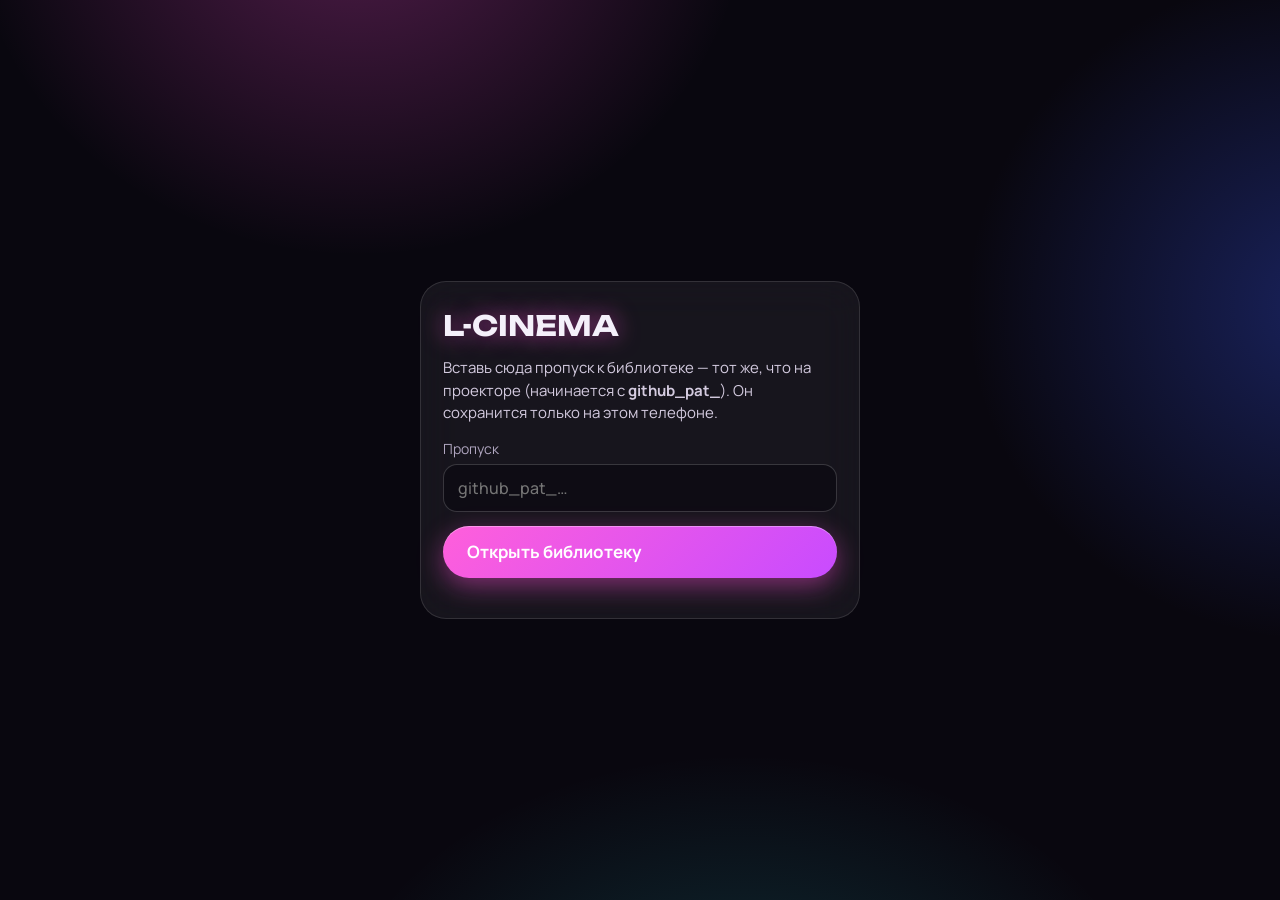
<file: index.html>
<!doctype html>
<html lang="ru">
<head>
<meta charset="utf-8">
<meta name="viewport" content="width=device-width, initial-scale=1, viewport-fit=cover, user-scalable=no">
<meta name="apple-mobile-web-app-capable" content="yes">
<meta name="mobile-web-app-capable" content="yes">
<meta name="apple-mobile-web-app-status-bar-style" content="black-translucent">
<meta name="apple-mobile-web-app-title" content="L-CINEMA">
<meta name="theme-color" content="#09070F">
<link rel="apple-touch-icon" href="icon-180.png">
<link rel="icon" href="icon-180.png">
<link rel="manifest" href="manifest.json">
<title>L-CINEMA</title>
<script>/* always take the newest look, not a copy the phone kept from before */ var V = Date.now(); document.write('<link rel="stylesheet" href="style.css?v=' + V + '"><link rel="stylesheet" href="mobile.css?v=' + V + '">');</script>
</head>
<body>
<div id="app"></div>
<div id="player" hidden></div>
<div id="setup" hidden>
  <div class="setup glass">
    <h1>L-CINEMA</h1>
    <p>Вставь сюда пропуск к библиотеке — тот же, что на проекторе (начинается с <b>github_pat_</b>). Он сохранится только на этом телефоне.</p>
    <label>Пропуск<input id="tok" autocomplete="off" autocapitalize="off" spellcheck="false" placeholder="github_pat_…"></label>
    <button class="btn pri" id="save">Открыть библиотеку</button>
    <p class="hint" id="setupErr"></p>
  </div>
</div>
<script>document.write('<script src="web.js?v=' + V + '"><\/script>');</script>
<script>if (window.__ready) document.write('<script src="app.js?v=' + V + '"><\/script>');</script>
</body>
</html>
</file>
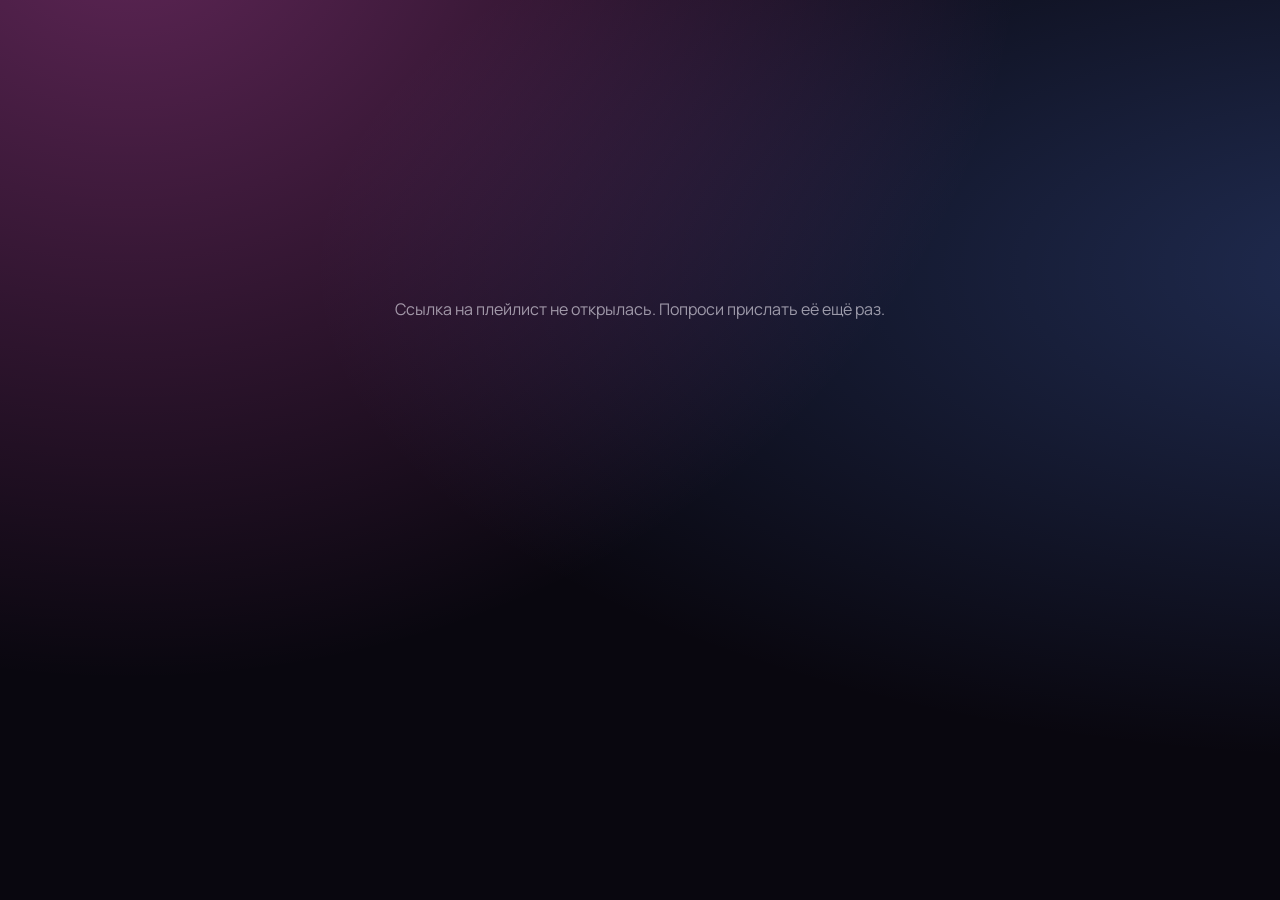
<file: share.html>
<!doctype html>
<html lang="ru">
<head>
<meta charset="utf-8">
<meta name="viewport" content="width=device-width, initial-scale=1, viewport-fit=cover">
<meta name="theme-color" content="#09070F">
<title>Плейлист</title>
<style>
@font-face { font-family: Unbounded; src: url(fonts/Unbounded.woff) format('woff'); font-weight: 200 900; font-display: swap; }
@font-face { font-family: Manrope; src: url(fonts/Manrope.woff) format('woff'); font-weight: 200 800; font-display: swap; }
:root { --bg: #09070F; --text: #F4F0FA; --dim: rgba(244,240,250,0.6); --pink: #FF7FE3; }
* { box-sizing: border-box; -webkit-tap-highlight-color: transparent; }
html, body { margin: 0; background: var(--bg); color: var(--text); font-family: Manrope, system-ui, sans-serif; }
body { min-height: 100vh; background: radial-gradient(ellipse at 10% -10%, rgba(255,95,219,0.35), transparent 55%), radial-gradient(ellipse at 110% 30%, rgba(92,140,255,0.28), transparent 55%), var(--bg); background-attachment: fixed; }
.wrap { max-width: 720px; margin: 0 auto; padding: calc(env(safe-area-inset-top) + 28px) 16px calc(env(safe-area-inset-bottom) + 40px); }
.hero { display: flex; align-items: flex-end; gap: 22px; margin-bottom: 26px; }
.art { width: 168px; height: 168px; flex-shrink: 0; border-radius: 24px; overflow: hidden; display: grid; grid-template-columns: 1fr 1fr; background: rgba(255,255,255,0.07); box-shadow: 0 24px 60px rgba(0,0,0,0.5); }
.art.one { grid-template-columns: 1fr; }
.art img { width: 100%; height: 100%; object-fit: cover; display: block; }
.art .ph { display: flex; align-items: center; justify-content: center; font-size: 54px; background: linear-gradient(135deg, #FF5FDB, #C84BFF 55%, #5CC8FF); }
.k { font-size: 12px; letter-spacing: .08em; text-transform: uppercase; color: var(--dim); }
h1 { font-family: Unbounded, sans-serif; font-size: clamp(28px, 7vw, 44px); line-height: 1.06; letter-spacing: -0.025em; margin: 6px 0 8px; }
.sub { color: var(--dim); font-size: 15px; }
.svc { margin: 0 0 18px; }
.svc .k { margin-bottom: 8px; }
.seg { display: flex; flex-wrap: wrap; gap: 8px; }
.seg button { height: 40px; padding: 0 16px; border-radius: 999px; border: 1px solid rgba(255,255,255,0.14); background: rgba(255,255,255,0.06); color: var(--text); font: inherit; font-size: 14px; font-weight: 600; cursor: pointer; transition: transform .1s ease-out, background .15s; }
.seg button:active { transform: scale(0.95); }
.seg button.on { background: #fff; color: #15121A; border-color: #fff; }
.list { display: flex; flex-direction: column; gap: 6px; }
.row { display: flex; align-items: center; gap: 14px; padding: 8px 10px; border-radius: 16px; background: rgba(255,255,255,0.04); color: inherit; text-decoration: none; transition: transform .1s ease-out, background .15s; }
.row:active { transform: scale(0.98); background: rgba(255,255,255,0.09); }
@media (hover: hover) { .row:hover { background: rgba(255,255,255,0.08); } }
.n { width: 22px; text-align: center; color: var(--dim); font-weight: 700; font-variant-numeric: tabular-nums; flex-shrink: 0; }
.cv { width: 52px; height: 52px; border-radius: 11px; overflow: hidden; flex-shrink: 0; background: linear-gradient(150deg, #3A2A4A, #1A1424); display: flex; align-items: center; justify-content: center; color: rgba(255,255,255,0.45); font-size: 20px; }
.cv img { width: 100%; height: 100%; object-fit: cover; display: block; }
.tx { min-width: 0; flex: 1; }
.tt { font-weight: 700; font-size: 16px; white-space: nowrap; overflow: hidden; text-overflow: ellipsis; }
.ta { color: var(--dim); font-size: 14px; white-space: nowrap; overflow: hidden; text-overflow: ellipsis; margin-top: 2px; }
.go { color: var(--pink); font-size: 22px; flex-shrink: 0; }
.foot { margin-top: 30px; text-align: center; color: rgba(244,240,250,0.35); font-size: 13px; }
.bad { margin-top: 30vh; text-align: center; color: var(--dim); }
@media (max-width: 520px) { .hero { display: block; text-align: center; } .art { margin: 0 auto 18px; width: 190px; height: 190px; } .seg { justify-content: center; } .svc { text-align: center; } }

.play { display: flex; align-items: center; justify-content: center; gap: 10px; width: 100%; height: 58px; margin: 0 0 14px; border: 0; border-radius: 18px; background: #fff; color: #15121A; font: inherit; font-size: 18px; font-weight: 800; cursor: pointer; transition: transform .1s ease-out; }
.play:active { transform: scale(0.97); }
.play svg { width: 20px; height: 20px; }
.yp { position: sticky; top: calc(env(safe-area-inset-top) + 8px); z-index: 5; margin: 0 0 16px; border-radius: 20px; overflow: hidden; background: #000; box-shadow: 0 20px 50px rgba(0,0,0,0.5); display: none; }
.yp.on { display: block; }
.yp .fr { position: relative; width: 100%; aspect-ratio: 16 / 9; }
.yp .fr > div, .yp iframe { position: absolute; inset: 0; width: 100%; height: 100%; border: 0; }
.yp .bar { display: flex; align-items: center; gap: 8px; padding: 10px 12px; background: rgba(28,24,36,0.95); }
.yp .bar b { flex: 1; min-width: 0; font-size: 14px; white-space: nowrap; overflow: hidden; text-overflow: ellipsis; }
.yp .bar button { width: 40px; height: 40px; border-radius: 50%; border: 0; background: rgba(255,255,255,0.1); color: #fff; font-size: 16px; cursor: pointer; }
.row.cur { background: rgba(255,127,227,0.16); box-shadow: inset 0 0 0 1px rgba(255,127,227,0.5); }
.row .go.pl { font-size: 18px; }
.alt { margin-top: 26px; }
</style>
</head>
<body>
<div class="wrap" id="app"></div>
<script>
(function () {
  // the playlist travels inside the link itself (after #): names, artists, covers; nothing else is stored anywhere
  var app = document.getElementById('app');
  function esc(s) { return String(s == null ? '' : s).replace(/[&<>"']/g, function (c) { return { '&': '&amp;', '<': '&lt;', '>': '&gt;', '"': '&quot;', "'": '&#39;' }[c]; }); }
  function unpack(u) { u = String(u || ''); if (u.indexOf('~d') === 0) return 'https://cdn-images.dzcdn.net/images/cover/' + u.slice(2); var m = /^~a(\d)(.*)$/.exec(u); if (m) return 'https://is' + m[1] + '-ssl.mzstatic.com/image/thumb/' + m[2]; return /^https:\/\//.test(u) ? u : ''; }
  var doc = null;
  try {
    var b = location.hash.slice(1).replace(/-/g, '+').replace(/_/g, '/');
    while (b.length % 4) b += '=';
    doc = JSON.parse(decodeURIComponent(escape(atob(b))));
  } catch (e) { doc = null; }
  if (!doc || !doc.t || !doc.t.length) { app.innerHTML = '<div class="bad">Ссылка на плейлист не открылась. Попроси прислать её ещё раз.</div>'; return; }
  document.title = (doc.n || 'Плейлист') + ' · плейлист';
  var SVC = [
    { id: 'ya', name: 'Яндекс Музыка', url: function (q) { return 'https://music.yandex.ru/search?text=' + encodeURIComponent(q); } },
    { id: 'am', name: 'Apple Music', url: function (q) { return 'https://music.apple.com/search?term=' + encodeURIComponent(q); } },
    { id: 'sp', name: 'Spotify', url: function (q) { return 'https://open.spotify.com/search/' + encodeURIComponent(q); } },
    { id: 'yt', name: 'YouTube Music', url: function (q) { return 'https://music.youtube.com/search?q=' + encodeURIComponent(q); } }
  ];
  var cur = 'ya'; try { cur = localStorage.getItem('shareSvc') || 'ya'; } catch (e) {}
  var tracks = doc.t.map(function (x) { return { title: String(x[0] || '').replace(/\s*[\(\[]?@\w+bot[\)\]]?/gi, '').trim(), artist: x[1] || '', cover: unpack(x[2]), dur: +x[3] || 0, yt: /^[\w-]{11}$/.test(x[4] || '') ? x[4] : '' }; });
  var playable = tracks.filter(function (t) { return t.yt; }).length, curT = -1, yp = null;
  var mins = Math.round(tracks.reduce(function (a, t) { return a + t.dur; }, 0) / 60);
  function render() {
    var svc = SVC.filter(function (s) { return s.id === cur; })[0] || SVC[0];
    var covers = tracks.filter(function (t) { return t.cover; }).slice(0, 4);
    var art = covers.length >= 4 ? '<div class="art">' + covers.map(function (t) { return '<img alt="" src="' + esc(t.cover) + '">'; }).join('') + '</div>'
      : covers.length ? '<div class="art one"><img alt="" src="' + esc(covers[0].cover) + '"></div>' : '<div class="art one"><div class="ph">♫</div></div>';
    var h = '<div class="hero">' + art + '<div><div class="k">Плейлист</div><h1>' + esc(doc.n || 'Плейлист') + '</h1><div class="sub">' + tracks.length + ' ' + plural(tracks.length, 'трек', 'трека', 'треков') + (mins ? ' · ' + mins + ' мин' : '') + '</div></div></div>';
    if (playable) h += '<div class="yp' + (curT >= 0 ? ' on' : '') + '" id="yp"><div class="fr"><div id="ytp"></div></div><div class="bar"><button data-c="prev">⏮</button><b id="ypt">' + (curT >= 0 ? esc(tracks[curT].artist + ' · ' + tracks[curT].title) : '') + '</b><button data-c="next">⏭</button></div></div>' +
      '<button class="play" id="pall"><svg viewBox="0 0 24 24" fill="currentColor"><path d="M7 4l13 8-13 8z"/></svg>Слушать всё</button>';
    h += '<div class="list">';
    tracks.forEach(function (t, i) {
      var own = t.yt ? '<div class="row' + (i === curT ? ' cur' : '') + '" data-t="' + i + '"' : '<a class="row" target="_blank" rel="noopener" href="' + esc(svc.url(t.artist + ' ' + t.title)) + '"';
      h += own + '><span class="n">' + (i + 1) + '</span><span class="cv">' + (t.cover ? '<img alt="" loading="lazy" src="' + esc(t.cover) + '">' : '♪') + '</span>' +
        '<span class="tx"><div class="tt">' + esc(t.title) + '</div><div class="ta">' + esc(t.artist) + '</div></span><span class="go' + (t.yt ? ' pl' : '') + '">' + (t.yt ? '▶' : '›') + '</span>' + (t.yt ? '</div>' : '</a>');
    });
    h += '</div>';
    h += '<div class="svc alt"><div class="k">' + (playable ? 'Или открыть в приложении' : 'Слушать в') + '</div><div class="seg">' + SVC.map(function (s) { return '<button data-s="' + s.id + '" class="' + (s.id === svc.id ? 'on' : '') + '">' + s.name + '</button>'; }).join('') + '</div></div>';
    app.innerHTML = h + '<div class="foot">Собрано в L-CINEMA</div>';
    if (curT >= 0) mount();
  }
  function plural(n, a, b, c) { var m10 = n % 10, m100 = n % 100; return m10 === 1 && m100 !== 11 ? a : m10 >= 2 && m10 <= 4 && (m100 < 10 || m100 >= 20) ? b : c; }
  // full songs from YouTube, one after another (free, nothing to sign in to)
  var apiReady = false, apiWait = [];
  function api(cb) {
    if (window.YT && YT.Player) return cb();
    apiWait.push(cb);
    if (apiWait.length > 1) return;
    window.onYouTubeIframeAPIReady = function () { apiReady = true; apiWait.forEach(function (f) { f(); }); apiWait = []; };
    var sc = document.createElement('script'); sc.src = 'https://www.youtube.com/iframe_api'; document.head.appendChild(sc);
  }
  function nextFrom(i, d) { for (var k = 1; k <= tracks.length; k++) { var j = (i + d * k + tracks.length * 4) % tracks.length; if (tracks[j].yt) return j; } return -1; }
  function mount() {
    api(function () {
      var t = tracks[curT];
      if (yp && document.getElementById('ytp') && yp.getIframe && document.body.contains(yp.getIframe())) { yp.loadVideoById(t.yt); return; }
      yp = new YT.Player('ytp', { videoId: t.yt, playerVars: { autoplay: 1, playsinline: 1, rel: 0, modestbranding: 1 },
        events: { onReady: function (e) { try { e.target.playVideo(); } catch (x) {} },
          onStateChange: function (e) { if (e.data === 0) go(nextFrom(curT, 1)); },
          onError: function () { go(nextFrom(curT, 1)); } } });
    });
  }
  function go(i) {
    if (i < 0) return; curT = i;
    var box = document.getElementById('yp'); if (box) box.classList.add('on');
    var bt = document.getElementById('ypt'); if (bt) bt.textContent = tracks[i].artist + ' · ' + tracks[i].title;
    var rows = app.querySelectorAll('[data-t]'); for (var r = 0; r < rows.length; r++) rows[r].classList.toggle('cur', +rows[r].getAttribute('data-t') === i);
    if (yp && yp.loadVideoById) yp.loadVideoById(tracks[i].yt); else mount();
    try { box.scrollIntoView({ behavior: 'smooth', block: 'start' }); } catch (x) {}
  }
  app.addEventListener('click', function (e) {
    var el = e.target.closest ? e.target : null; if (!el) return;
    if (el.closest('#pall')) { go(nextFrom(-1, 1)); return; }
    var c = el.closest('[data-c]'); if (c) { go(nextFrom(curT, c.getAttribute('data-c') === 'next' ? 1 : -1)); return; }
    var r = el.closest('[data-t]'); if (r) { go(+r.getAttribute('data-t')); return; }
  });
  app.addEventListener('click', function (e) { var b = e.target.closest && e.target.closest('[data-s]'); if (!b) return; cur = b.getAttribute('data-s'); try { localStorage.setItem('shareSvc', cur); } catch (x) {} if (yp) { var svc = SVC.filter(function (s) { return s.id === cur; })[0]; app.querySelectorAll('[data-s]').forEach(function (x) { x.classList.toggle('on', x.getAttribute('data-s') === cur); }); app.querySelectorAll('a.row').forEach(function (a, k) { }); } else render(); });
  render();
})();
</script>
</body>
</html>
</file>
<file: style.css>
/* fonts ship with the app: the interface opens at once, even without internet */
@font-face { font-family: Unbounded; src: url(fonts/Unbounded.woff) format('woff'); font-weight: 200 900; font-display: swap; }
@font-face { font-family: Manrope; src: url(fonts/Manrope.woff) format('woff'); font-weight: 200 800; font-display: swap; }
:root {
  --bg: #09070F;
  --text: #F4F0FA;
  --muted: #B0A6C0;
  --soft: #C6BCD6;
  --pink: #FF4FD8;
  --cyan: #5CF2FF;
  --gold: #FFD84D;
  --glass: rgba(255,255,255,0.06);
  --line: rgba(255,255,255,0.12);
}

html, body {
  margin: 0;
  height: 100%;
  overflow: hidden;
  color: var(--text);
  font-family: Manrope, system-ui, sans-serif;
  background:
    radial-gradient(560px 520px at 28% -12%, rgba(255,79,216,0.30), transparent 70%),
    radial-gradient(520px 480px at 104% 34%, rgba(59,91,255,0.32), transparent 70%),
    radial-gradient(600px 440px at 58% 118%, rgba(46,230,240,0.18), transparent 70%),
    var(--bg);
}
* { box-sizing: border-box; }
::-webkit-scrollbar { display: none; }
button { font-family: inherit; }

#app { display: flex; gap: 20px; height: 100vh; padding: 20px; }

.glass {
  background: var(--glass);
  border: 1px solid var(--line);
  -webkit-backdrop-filter: blur(20px);
  backdrop-filter: blur(20px);
}

/* ---------- focus (remote control) ---------- */
[data-f] { outline: none; }
[data-f]:focus {
  outline: 2px solid var(--cyan);
  outline-offset: 3px;
  box-shadow: 0 0 18px rgba(92,242,255,0.7), 0 0 40px rgba(92,242,255,0.3);
}
.card:focus { outline: none; box-shadow: none; }
.card:focus .poster {
  outline: 2px solid var(--cyan);
  outline-offset: 3px;
  box-shadow: 0 0 18px rgba(92,242,255,0.7), 0 0 40px rgba(92,242,255,0.35);
  transform: scale(1.05);
}

/* ---------- sidebar ---------- */
.nav {
  width: 76px; flex-shrink: 0; border-radius: 26px;
  display: flex; flex-direction: column; align-items: center; gap: 14px; padding: 24px 0;
}
.logo {
  font-family: Unbounded, sans-serif; font-weight: 700; font-size: 17px; color: #FF7BE5;
  text-shadow: 0 0 12px var(--pink), 0 0 28px var(--pink); margin-bottom: 18px; letter-spacing: -0.02em;
}
.ni {
  width: 50px; height: 50px; border-radius: 16px; border: 0; background: transparent; color: var(--soft);
  display: flex; align-items: center; justify-content: center; cursor: pointer;
}
.ni.on { background: var(--pink); color: #12051A; box-shadow: 0 0 18px rgba(255,79,216,0.75), 0 0 42px rgba(255,79,216,0.35); }
.nav .spacer { flex: 1; }
.ni.sync.spin svg { animation: spin 1s linear infinite; }
@keyframes spin { to { transform: rotate(360deg); } }

/* ---------- main ---------- */
#main {
  flex: 1; min-width: 0; overflow-y: auto; overflow-x: hidden;
  padding: 12px 20px 48px 8px; scroll-padding: 40px;
  display: flex; flex-direction: column; gap: 22px;
}
h1, h2, h3 { margin: 0; font-family: Unbounded, sans-serif; }
.h2 { font-weight: 500; font-size: 22px; }
.sub { font-size: 15px; color: var(--muted); }
.topline { display: flex; justify-content: space-between; align-items: center; gap: 16px; min-height: 22px; }
.status { font-size: 13px; color: var(--muted); }
.status.err { color: #FF9AB8; }

/* ---------- hero ---------- */
.hero {
  position: relative; flex-shrink: 0; height: 300px; border-radius: 26px; overflow: hidden; display: flex;
  box-shadow: inset 0 1px 0 rgba(255,255,255,0.12), 0 0 0 1px rgba(255,79,216,0.15), 0 20px 60px rgba(0,0,0,0.45);
}
.hero .info { position: relative; z-index: 1; flex: 1; display: flex; flex-direction: column; justify-content: flex-end; gap: 12px; padding: 32px 38px; }
.hero .kicker { font-size: 14px; font-weight: 700; letter-spacing: 0.06em; text-transform: uppercase; color: var(--cyan); text-shadow: 0 0 10px rgba(92,242,255,0.8); }
.hero h1 { font-size: 44px; line-height: 1.05; font-weight: 700; }
.hero h1.long { font-size: 34px; display: -webkit-box; -webkit-line-clamp: 2; -webkit-box-orient: vertical; overflow: hidden; }
.hero .meta { font-size: 17px; color: #D4CBE0; }
.hero .art { width: 400px; flex-shrink: 0; margin: 14px; border-radius: 18px; overflow: hidden; background: rgba(60,40,90,0.55); border: 1px solid rgba(255,255,255,0.10); position: relative; }
.hero .art img { width: 100%; height: 100%; object-fit: cover; display: block; }
.btns { display: flex; gap: 12px; flex-wrap: wrap; margin-top: 4px; }

.btn {
  height: 52px; padding: 0 24px; border-radius: 16px; border: 1px solid rgba(255,255,255,0.22);
  background: rgba(255,255,255,0.08); color: var(--text); font-weight: 700; font-size: 17px;
  display: inline-flex; align-items: center; gap: 10px; cursor: pointer; white-space: nowrap;
}
.btn.pri { background: var(--pink); color: #12051A; border: 0; box-shadow: 0 0 20px rgba(255,79,216,0.7), 0 0 50px rgba(255,79,216,0.3); }
.btn.warn { border-color: rgba(255,120,160,0.5); color: #FFB3CB; }
.btn.small { height: 42px; padding: 0 16px; font-size: 15px; border-radius: 13px; }

/* ---------- chips ---------- */
.chips { display: flex; gap: 10px; flex-wrap: wrap; }
.chip {
  height: 40px; padding: 0 18px; border-radius: 20px; display: inline-flex; align-items: center; gap: 8px;
  font-size: 15px; font-weight: 700; color: #DDD4E8; cursor: pointer;
  background: rgba(255,255,255,0.06); border: 1px solid rgba(255,255,255,0.12);
}
.chip.on { background: rgba(92,242,255,0.14); color: #A8F8FF; border-color: var(--cyan); box-shadow: 0 0 14px rgba(92,242,255,0.5), inset 0 0 10px rgba(92,242,255,0.2); }
.tag { height: 30px; padding: 0 12px; border-radius: 15px; display: inline-flex; align-items: center; font-size: 13px; font-weight: 700; background: rgba(255,255,255,0.07); border: 1px solid rgba(255,255,255,0.14); color: #DDD4E8; }
.tag.ok { background: rgba(92,242,255,0.12); border-color: rgba(92,242,255,0.6); color: #A8F8FF; box-shadow: 0 0 12px rgba(92,242,255,0.35); }

/* ---------- rows & cards ---------- */
.section { display: flex; flex-direction: column; gap: 12px; }
.section .head { display: flex; align-items: baseline; gap: 14px; }
.row { display: flex; gap: 18px; overflow-x: auto; padding: 10px 8px 12px; margin: -10px -8px 0; scroll-padding: 24px; }
.card { width: 136px; flex-shrink: 0; display: flex; flex-direction: column; gap: 8px; cursor: pointer; }
.poster {
  position: relative; width: 136px; height: 196px; border-radius: 14px; overflow: hidden;
  border: 1px solid rgba(255,255,255,0.10); display: flex; align-items: flex-end; padding: 10px;
  font-weight: 700; font-size: 14px; line-height: 1.2; transition: transform .15s ease;
}
.poster img { position: absolute; left: 0; top: 0; width: 100%; height: 100%; object-fit: cover; }
.poster .ph { position: relative; }
.card.resume .poster { border: 2px solid var(--pink); box-shadow: 0 0 16px rgba(255,79,216,0.55); }
.overlay {
  position: absolute; left: 8px; right: 8px; bottom: 8px; padding: 7px 8px; border-radius: 10px;
  background: rgba(10,8,16,0.62); -webkit-backdrop-filter: blur(10px); backdrop-filter: blur(10px);
  display: flex; flex-direction: column; gap: 6px; font-size: 12px; font-weight: 700;
}
.bar { height: 4px; border-radius: 2px; background: rgba(255,255,255,0.15); overflow: hidden; }
.bar i { display: block; height: 100%; border-radius: 2px; background: var(--pink); box-shadow: 0 0 8px var(--pink); }
.bar.cy i { background: var(--cyan); box-shadow: 0 0 8px var(--cyan); }
.ct { font-size: 14px; font-weight: 700; white-space: nowrap; overflow: hidden; text-overflow: ellipsis; }
.cm { font-size: 13px; color: var(--muted); white-space: nowrap; overflow: hidden; text-overflow: ellipsis; }
.stars-t { color: var(--gold); letter-spacing: 0.04em; text-shadow: 0 0 8px rgba(255,216,77,0.8); }
.want-t { color: var(--cyan); font-weight: 700; }

.grid { display: grid; grid-template-columns: repeat(5, minmax(0, 1fr)); gap: 24px 22px; }
.grid .card, .grid .poster { width: 100%; }
.grid .poster { height: 226px; }

/* ---------- genres screen ---------- */
.split { display: flex; gap: 20px; min-height: 100%; }
.side { width: 250px; flex-shrink: 0; border-radius: 26px; padding: 22px 16px; display: flex; flex-direction: column; gap: 6px; align-self: flex-start; }
.side h1 { font-size: 26px; margin: 0 0 12px 10px; }
.gbtn {
  height: 46px; padding: 0 14px; border-radius: 14px; border: 0; background: transparent; color: #DDD4E8;
  display: flex; align-items: center; justify-content: space-between; font-weight: 700; font-size: 16px; cursor: pointer; text-align: left;
}
.gbtn.on { background: var(--pink); color: #12051A; box-shadow: 0 0 18px rgba(255,79,216,0.7), 0 0 40px rgba(255,79,216,0.3); }
.gbtn span:last-child { font-size: 14px; opacity: 0.8; }
.content { flex: 1; min-width: 0; display: flex; flex-direction: column; gap: 22px; }
.title-glow { font-size: 34px; font-weight: 700; text-shadow: 0 0 22px rgba(255,79,216,0.55); }

/* ---------- film screen ---------- */
.film { display: flex; gap: 46px; }
.film .big {
  width: 330px; height: 495px; flex-shrink: 0; border-radius: 22px; overflow: hidden; position: relative;
  border: 1px solid rgba(255,255,255,0.14);
  box-shadow: 0 0 0 1px rgba(255,79,216,0.25), 0 0 40px rgba(255,79,216,0.35), 0 30px 80px rgba(0,0,0,0.5);
  display: flex; align-items: flex-end; padding: 20px; font-family: Unbounded, sans-serif; font-size: 24px;
}
.film .big img { position: absolute; left: 0; top: 0; width: 100%; height: 100%; object-fit: cover; }
.film .body { flex: 1; min-width: 0; display: flex; flex-direction: column; gap: 16px; padding-top: 6px; }
.film h1 { font-size: 44px; line-height: 1.05; font-weight: 700; text-shadow: 0 0 26px rgba(255,79,216,0.5); }
.film .meta { font-size: 17px; color: #D4CBE0; }
.film .desc { margin: 0; max-width: 680px; font-size: 16px; line-height: 1.55; color: var(--muted); }
.panel { padding: 22px 26px; border-radius: 24px; display: flex; flex-direction: column; gap: 14px; max-width: 720px; box-shadow: inset 0 1px 0 rgba(255,255,255,0.12), 0 20px 60px rgba(0,0,0,0.4); }
.panel .ph { display: flex; justify-content: space-between; align-items: center; gap: 12px; }
.panel h2 { font-size: 18px; font-weight: 500; }
.rate { display: flex; align-items: center; gap: 20px; }
.stars { display: inline-flex; gap: 8px; filter: drop-shadow(0 0 6px rgba(255,216,77,0.6)); }
.star { position: relative; width: 48px; height: 48px; padding: 4px; border: 0; border-radius: 12px; background: transparent; cursor: pointer; }
.star svg { left: 4px !important; top: 4px !important; }
.star .fill { left: 4px !important; top: 4px !important; }
.star svg { position: absolute; left: 0; top: 0; }
.star .fill { position: absolute; left: 0; top: 0; height: 40px; overflow: hidden; display: block; }
.rnum { font-family: Unbounded, sans-serif; font-weight: 700; font-size: 24px; color: var(--gold); text-shadow: 0 0 14px rgba(255,216,77,0.8); min-width: 48px; }
.heart { width: 48px; height: 48px; border-radius: 24px; display: flex; align-items: center; justify-content: center; cursor: pointer; border: 1px solid rgba(255,255,255,0.14); background: rgba(255,255,255,0.06); }
.heart.on { border-color: var(--pink); background: rgba(255,79,216,0.14); box-shadow: 0 0 16px rgba(255,79,216,0.6); }
.hint { font-size: 13px; color: var(--muted); }
.review { font-size: 16px; line-height: 1.5; color: #E2DAEC; font-style: italic; }

/* ---------- episodes ---------- */
.season { font-family: Unbounded, sans-serif; font-size: 16px; font-weight: 500; color: var(--soft); margin-top: 6px; }
.eps { display: flex; flex-direction: column; gap: 8px; max-width: 760px; }
.ep {
  display: flex; align-items: center; gap: 14px; padding: 12px 16px; border-radius: 16px; cursor: pointer;
  background: rgba(255,255,255,0.05); border: 1px solid rgba(255,255,255,0.10); color: var(--text); text-align: left; font-size: 16px;
}
.ep .n { width: 34px; font-family: Unbounded, sans-serif; font-weight: 700; color: var(--soft); flex-shrink: 0; }
.ep .t { flex: 1; min-width: 0; display: flex; flex-direction: column; gap: 6px; }
.ep .t b { white-space: nowrap; overflow: hidden; text-overflow: ellipsis; }
.ep .s { font-size: 13px; color: var(--muted); white-space: nowrap; }
.ep.done .n { color: #8FD4C1; }
.ep.last {
  border: 2px solid var(--pink); background: rgba(255,79,216,0.12);
  box-shadow: 0 0 18px rgba(255,79,216,0.55), inset 0 0 14px rgba(255,79,216,0.18);
}
.ep.last .here { color: #FF9BEA; font-weight: 700; font-size: 13px; text-shadow: 0 0 10px rgba(255,79,216,0.8); }

/* ---------- lists (diary, downloads) ---------- */
.list { display: flex; flex-direction: column; gap: 10px; }
.li {
  display: flex; align-items: center; gap: 18px; padding: 14px 18px; border-radius: 18px; cursor: pointer;
  background: rgba(255,255,255,0.05); border: 1px solid rgba(255,255,255,0.10); color: var(--text); text-align: left; font-size: 16px; width: 100%;
}
.li .d { width: 92px; flex-shrink: 0; font-size: 14px; color: var(--muted); }
.li .m { flex: 1; min-width: 0; display: flex; flex-direction: column; gap: 6px; }
.li .m b { font-size: 17px; white-space: nowrap; overflow: hidden; text-overflow: ellipsis; }
.li .r { flex-shrink: 0; display: flex; align-items: center; gap: 12px; font-size: 14px; }
.stats { display: flex; gap: 14px; }
.stat { padding: 16px 22px; border-radius: 20px; min-width: 170px; }
.stat b { display: block; font-family: Unbounded, sans-serif; font-size: 30px; color: var(--text); text-shadow: 0 0 18px rgba(255,79,216,0.5); }
.stat span { font-size: 14px; color: var(--muted); }
.storage { padding: 18px 22px; border-radius: 20px; display: flex; flex-direction: column; gap: 10px; max-width: 760px; }

/* ---------- empty ---------- */
.empty { margin: auto; max-width: 640px; padding: 40px 44px; border-radius: 28px; display: flex; flex-direction: column; gap: 16px; text-align: center; align-items: center; }
.empty h1 { font-size: 30px; text-shadow: 0 0 22px rgba(255,79,216,0.55); }
.empty p { margin: 0; font-size: 17px; line-height: 1.55; color: #D4CBE0; }

/* ---------- screensavers ---------- */
.savers { display: grid; grid-template-columns: repeat(3, minmax(0, 1fr)); gap: 26px 22px; }
.tile { display: flex; flex-direction: column; gap: 10px; cursor: pointer; }
.tile:focus { outline: none; box-shadow: none; }
.thumb {
  position: relative; height: 200px; border-radius: 18px; overflow: hidden; background: rgba(60,40,90,0.55);
  border: 1px solid rgba(255,255,255,0.12); transition: transform .15s ease;
}
.thumb img { position: absolute; left: 0; top: 0; width: 100%; height: 100%; object-fit: cover; }
.px img { image-rendering: pixelated; image-rendering: crisp-edges; }
.thumb .kind { position: absolute; right: 10px; bottom: 10px; padding: 4px 10px; border-radius: 10px; font-size: 12px; font-weight: 700; background: rgba(10,8,16,0.62); }
.tile:focus .thumb { outline: 2px solid var(--cyan); outline-offset: 3px; box-shadow: 0 0 18px rgba(92,242,255,0.7), 0 0 40px rgba(92,242,255,0.35); transform: scale(1.03); }
.full { position: fixed; left: 0; top: 0; right: 0; bottom: 0; z-index: 50; background: #000; }
.full img { width: 100%; height: 100%; object-fit: cover; display: block; }

/* ---------- collections (Хэллоуин, Рождество) ---------- */
.ctiles { display: flex; gap: 18px; }
.ctile {
  width: 340px; height: 150px; border-radius: 22px; border: 1px solid rgba(255,255,255,0.18); cursor: pointer;
  display: flex; flex-direction: column; justify-content: flex-end; align-items: flex-start; gap: 6px; padding: 20px 24px;
  color: #fff; text-align: left; transition: transform .15s ease;
}
.ctile:focus { transform: scale(1.03); }
.ctitle { font-family: Unbounded, sans-serif; font-weight: 700; font-size: 28px; text-shadow: 0 2px 18px rgba(0,0,0,0.45); }
.csub { font-size: 14px; font-weight: 700; opacity: 0.9; }
.th-halloween.ctile { background: linear-gradient(135deg, #5a1a86 0%, #b93d12 36%, #f26a1b 62%, #ffa23a 100%); box-shadow: 0 0 28px rgba(255,122,26,0.45); }
.th-christmas.ctile { background: linear-gradient(135deg, #8e0b22 0%, #c8102e 40%, #0c7a43 100%); box-shadow: 0 0 26px rgba(200,16,46,0.35); }
.th-default.ctile { background: linear-gradient(135deg, #3b2850, #2a3458); }

.themed { border-radius: 26px; padding: 20px 22px 6px; }
.themed.th-halloween { background: linear-gradient(120deg, rgba(123,44,191,0.35), rgba(255,122,26,0.28)); border: 1px solid rgba(255,140,60,0.35); }
.themed.th-christmas { background: linear-gradient(120deg, rgba(200,16,46,0.32), rgba(12,122,67,0.32)); border: 1px solid rgba(220,60,80,0.35); }

body.theme-halloween .coll-title { text-shadow: 0 0 24px rgba(255,122,26,0.9); }
body.theme-christmas .coll-title { text-shadow: 0 0 24px rgba(255,60,80,0.8); }

/* hero: the poster fills the whole panel behind the text */
.hero .bg { position: absolute; left: 0; top: 0; right: 0; bottom: 0; }
.hero .bg img { width: 100%; height: 100%; object-fit: cover; object-position: center 22%; display: block; }
.hero .shade {
  position: absolute; left: 0; top: 0; right: 0; bottom: 0;
  background: linear-gradient(90deg, rgba(9,7,15,0.94) 0%, rgba(9,7,15,0.72) 38%, rgba(9,7,15,0.18) 75%, rgba(9,7,15,0.05) 100%),
              linear-gradient(0deg, rgba(9,7,15,0.55) 0%, rgba(9,7,15,0) 45%);
}

/* hero: low-res posters are blurred into the background, the sharp poster sits on the right */
.hero .bg.blur img { filter: blur(26px) saturate(1.3) brightness(0.75); transform: scale(1.25); }
.hero .pst {
  position: relative; z-index: 1; flex-shrink: 0; align-self: center; height: 250px; width: 167px; margin-right: 40px;
  border-radius: 16px; overflow: hidden; border: 1px solid rgba(255,255,255,0.18);
  box-shadow: 0 18px 50px rgba(0,0,0,0.55), 0 0 30px rgba(255,79,216,0.25);
}
.hero .pst img { width: 100%; height: 100%; object-fit: cover; display: block; }

/* parts of a franchise */
.part { display: flex; flex-direction: column; gap: 6px; flex-shrink: 0; }
.part .pnum { font-size: 12px; font-weight: 700; color: var(--muted); text-transform: uppercase; letter-spacing: 0.06em; }
.part.cur .poster { border: 2px solid var(--pink); box-shadow: 0 0 16px rgba(255,79,216,0.55); }
.part.cur .pnum { color: #FF9BEA; }

.btn.on { border-color: var(--cyan); color: #A8F8FF; background: rgba(92,242,255,0.12); }

.upd { display: flex; align-items: center; justify-content: space-between; gap: 16px; padding: 12px 14px 12px 20px; border-radius: 18px; flex-shrink: 0;
  border-color: rgba(92,242,255,0.5); box-shadow: 0 0 18px rgba(92,242,255,0.25); font-weight: 700; }

/* hero carousel */
.hero.fade .bg img, .hero.fade .pst img { animation: heroIn .9s ease; }
.hero.fade .info { animation: heroText .6s ease; }
@keyframes heroIn { from { opacity: 0; } to { opacity: 1; } }
@keyframes heroText { from { opacity: 0; transform: translateY(8px); } to { opacity: 1; transform: none; } }
.dots { display: flex; gap: 6px; margin-top: 6px; }
.dots i { width: 8px; height: 8px; border-radius: 4px; background: rgba(255,255,255,0.28); transition: all .3s; }
.dots i.on { width: 22px; background: var(--pink); box-shadow: 0 0 8px var(--pink); }

/* three collection tiles in a row */
.ctiles { display: grid; grid-template-columns: repeat(3, minmax(0, 1fr)); gap: 18px; }
.ctile { width: auto; }
.th-love.ctile { background: linear-gradient(135deg, #5b16c9 0%, #b02bd8 45%, #ff4fd8 100%); box-shadow: 0 0 26px rgba(255,79,216,0.35); }
body.theme-love .coll-title { text-shadow: 0 0 24px rgba(255,79,216,0.9); }

/* Mac: mouse hover looks like the remote's focus, room for the window buttons */
html.mac #app { padding-top: 38px; }
html.mac [data-f]:hover:not(.card):not(.tile) { outline: 2px solid rgba(92,242,255,0.6); outline-offset: 3px; }
html.mac .card:hover .poster, html.mac .tile:hover .thumb { outline: 2px solid rgba(92,242,255,0.6); outline-offset: 3px; transform: scale(1.03); }
html.mac body { -webkit-user-select: none; user-select: none; }

/* clickable dots under the top panel */
.dots { gap: 2px; margin-top: 4px; }
.dot { width: 26px; height: 22px; padding: 0; border: 0; background: transparent; display: inline-flex; align-items: center; justify-content: center; cursor: pointer; border-radius: 11px; }
.dot i { width: 8px; height: 8px; border-radius: 4px; background: rgba(255,255,255,0.32); transition: all .3s; display: block; }
.dot.on i { width: 22px; background: var(--pink); box-shadow: 0 0 8px var(--pink); }
.dot:focus { box-shadow: none; outline: 2px solid var(--cyan); outline-offset: 1px; }
.dot.on { width: 34px; }

/* bigger posters and captions, readable from the sofa */
.row { gap: 24px; }
.card { width: 200px; gap: 10px; }
.poster { width: 200px; height: 290px; border-radius: 18px; font-size: 18px; }
.ct { font-size: 19px; }
.cm { font-size: 16px; }
.overlay { font-size: 15px; padding: 9px 10px; }
.bar { height: 5px; }
.section .head .h2 { font-size: 26px; }
.sub { font-size: 17px; }
.grid { grid-template-columns: repeat(4, minmax(0, 1fr)); gap: 30px 26px; }
.grid .poster { height: 320px; }
.part .pnum { font-size: 14px; }

/* ---------- 3D stickers on collection tiles ---------- */
.ctiles { padding-top: 22px; }
.ctile { position: relative; overflow: visible; }
.ctitle, .csub { position: relative; z-index: 2; }
.stk { position: absolute; z-index: 3; pointer-events: none; width: auto; opacity: 0; transform: scale(0.3) rotate(-20deg);
  transition: opacity .25s ease, transform .45s cubic-bezier(.22, 1, .36, 1); filter: drop-shadow(0 8px 14px rgba(0,0,0,0.45)); }
.ctile:focus .stk, html.mac .ctile:hover .stk { opacity: 1; transform: none; }
.ctile:focus .stk-b, html.mac .ctile:hover .stk-b { transition-delay: .08s; }
.ctile:focus .stk-c, html.mac .ctile:hover .stk-c { transition-delay: .16s; }
.ctile:focus .stk, html.mac .ctile:hover .stk { animation: stkfloat 8s ease-in-out .5s infinite; }
@keyframes stkfloat { 0%, 100% { transform: none; } 50% { transform: translateY(-6px) rotate(4deg); } }
@keyframes stkpop { from { opacity: 0; transform: scale(0.3) rotate(-20deg); } to { opacity: 1; transform: none; } }

.th-halloween .stk-a { height: 88%; right: 1%; top: -30%; }
.th-halloween .stk-b { height: 34%; left: -2%; top: -14%; }
.th-christmas .stk-a { height: 116%; right: 5%; top: -24%; }
.th-christmas .stk-b { height: 34%; right: 36%; top: 6%; }
.th-christmas .stk-c { height: 24%; left: 4%; top: -8%; }
.th-love .stk-a { height: 62%; right: 22%; top: 19%; }
.th-love .stk-b { height: 30%; right: 5%; top: 9%; }
.th-love .stk-c { height: 20%; right: 9%; bottom: 14%; }

/* sticker next to a collection page title */
.ctrow { display: flex; align-items: center; gap: 14px; }
.cstk { height: 92px; width: auto; filter: drop-shadow(0 8px 16px rgba(0,0,0,0.45)); animation: stkpop .6s cubic-bezier(.22, 1, .36, 1) both, stkfloat 8.5s ease-in-out .6s infinite; }

/* ---------- collection pages: full-screen animated gradient ---------- */
body.theme-halloween, body.theme-christmas, body.theme-love { background: transparent; }
body.theme-halloween::before, body.theme-christmas::before, body.theme-love::before,
body.theme-halloween::after, body.theme-christmas::after, body.theme-love::after {
  content: ''; position: fixed; left: -30%; top: -30%; width: 160%; height: 160%; z-index: -1; pointer-events: none;
  will-change: transform; }
body.theme-halloween::before, body.theme-christmas::before, body.theme-love::before { animation: bgflowA 16s ease-in-out infinite alternate; }
body.theme-halloween::after, body.theme-christmas::after, body.theme-love::after { animation: bgflowB 21s ease-in-out infinite alternate; opacity: .9; }
@keyframes bgflowA { 0% { transform: translate(0, 0) rotate(0deg) scale(1); } 50% { transform: translate(7%, -5%) rotate(10deg) scale(1.08); } 100% { transform: translate(-6%, 6%) rotate(-8deg) scale(1.04); } }
@keyframes bgflowB { 0% { transform: translate(0, 0) rotate(0deg); } 50% { transform: translate(-8%, 6%) rotate(-12deg); } 100% { transform: translate(6%, -7%) rotate(9deg); } }

body.theme-halloween::before { background:
  radial-gradient(circle 46vmax at 30% 26%, rgba(150,55,235,0.85), transparent 72%),
  radial-gradient(circle 41vmax at 72% 62%, rgba(90,20,170,0.7), transparent 72%),
  linear-gradient(160deg, #1a0630 0%, #2c0b4f 50%, #3a1210 100%); }
body.theme-halloween::after { background:
  radial-gradient(circle 44vmax at 70% 76%, rgba(255,122,26,0.75), transparent 72%),
  radial-gradient(circle 28vmax at 26% 70%, rgba(255,80,40,0.35), transparent 72%); }

body.theme-christmas::before { background:
  radial-gradient(circle 46vmax at 28% 26%, rgba(215,20,52,0.8), transparent 72%),
  radial-gradient(circle 34vmax at 70% 40%, rgba(150,10,35,0.55), transparent 72%),
  linear-gradient(160deg, #2a0510 0%, #1d0a12 50%, #05261a 100%); }
body.theme-christmas::after { background:
  radial-gradient(circle 44vmax at 72% 76%, rgba(16,150,80,0.75), transparent 72%),
  radial-gradient(circle 25vmax at 30% 72%, rgba(255,215,140,0.16), transparent 72%); }

body.theme-love::before { background:
  radial-gradient(circle 46vmax at 28% 26%, rgba(255,79,216,0.7), transparent 72%),
  radial-gradient(circle 34vmax at 70% 40%, rgba(176,43,216,0.5), transparent 72%),
  linear-gradient(160deg, #1e0628 0%, #14081f 50%, #0f0a2a 100%); }
body.theme-love::after { background:
  radial-gradient(circle 44vmax at 72% 76%, rgba(110,40,255,0.7), transparent 72%),
  radial-gradient(circle 25vmax at 30% 70%, rgba(255,90,150,0.3), transparent 72%); }

.hkick { display: none; }

/* ---------- Netflix and YouTube tiles under the top panel ---------- */
.btiles { display: grid; grid-template-columns: 1fr 1fr; gap: 18px; flex-shrink: 0; }
.btile { position: relative; height: 150px; border-radius: 22px; border: 1px solid rgba(255,255,255,0.14); cursor: pointer; color: #fff; overflow: hidden;
  display: flex; align-items: flex-end; padding: 20px 24px; text-align: left; transition: transform .15s ease, box-shadow .25s ease; }
.btile:focus, html.mac .btile:hover { transform: scale(1.03); }
.btext { position: relative; z-index: 2; display: flex; flex-direction: column; gap: 6px; }
.bname { font-family: Unbounded, sans-serif; font-weight: 700; font-size: 28px; line-height: 1; text-shadow: 0 2px 18px rgba(0,0,0,0.5); }
.bsub { font-size: 14px; font-weight: 700; opacity: 0.85; }

/* Netflix: black to deep crimson, a soft red glow and the studio's posters fanned out on the right */
.b-nf { background: radial-gradient(90% 120% at 100% 100%, rgba(229,9,20,0.55) 0%, rgba(229,9,20,0) 60%), linear-gradient(135deg, #0a0507 0%, #1d0609 55%, #3d0710 100%);
  box-shadow: 0 0 26px rgba(229,9,20,0.30); }
.b-nf .bname { color: #ff2b37; letter-spacing: 0.06em; text-transform: uppercase; text-shadow: 0 0 22px rgba(255,43,55,0.65); }
.b-nf:focus, html.mac .b-nf:hover { box-shadow: 0 0 36px rgba(255,43,55,0.6); }
.fan { position: absolute; z-index: 1; height: 84%; aspect-ratio: 2 / 3; object-fit: cover; border-radius: 10px; border: 1px solid rgba(255,255,255,0.22);
  box-shadow: 0 10px 26px rgba(0,0,0,0.6); transition: transform .35s cubic-bezier(.22, 1, .36, 1); }
.fan0 { right: 5%; top: 9%; transform: rotate(8deg); z-index: 1; }
.fan1 { right: 14%; top: 6%; transform: rotate(-1deg); z-index: 0; }
.fan2 { right: 23%; top: 11%; transform: rotate(-10deg); z-index: 0; opacity: .85; }
.b-nf:focus .fan0, html.mac .b-nf:hover .fan0 { transform: rotate(12deg) translateY(-6px); }
.b-nf:focus .fan2, html.mac .b-nf:hover .fan2 { transform: rotate(-15deg) translateY(-6px); }

/* YouTube: dark with a red glow and a glowing round play button */
.b-yt { background: radial-gradient(80% 120% at 0% 0%, rgba(255,40,40,0.40) 0%, rgba(255,40,40,0) 60%), linear-gradient(135deg, #1a0d12 0%, #120b14 55%, #0b0910 100%);
  box-shadow: 0 0 26px rgba(255,50,50,0.22); }
.b-yt:focus, html.mac .b-yt:hover { box-shadow: 0 0 36px rgba(255,60,60,0.5); }
.bplay { position: absolute; z-index: 1; right: 26px; top: 50%; width: 74px; height: 74px; margin-top: -37px; border-radius: 50%;
  background: radial-gradient(circle at 35% 30%, #ff6a6a, #e01b1b 70%); box-shadow: 0 0 0 8px rgba(255,60,60,0.14), 0 0 30px rgba(255,40,40,0.6);
  transition: transform .3s cubic-bezier(.22, 1, .36, 1); }
.bplay i { position: absolute; left: 30px; top: 22px; width: 0; height: 0; border-top: 15px solid transparent; border-bottom: 15px solid transparent; border-left: 24px solid #fff; }
.b-yt:focus .bplay, html.mac .b-yt:hover .bplay { transform: scale(1.12); }

body.theme-netflix { background: transparent; }
body.theme-netflix::before, body.theme-netflix::after { content: ''; position: fixed; left: -30%; top: -30%; width: 160%; height: 160%; z-index: -1; pointer-events: none; will-change: transform; }
body.theme-netflix::before { animation: bgflowA 16s ease-in-out infinite alternate; background:
  radial-gradient(circle 46vmax at 30% 24%, rgba(190,10,24,0.55), transparent 72%),
  linear-gradient(160deg, #14060a 0%, #0b0608 60%, #050304 100%); }
body.theme-netflix::after { animation: bgflowB 21s ease-in-out infinite alternate; opacity: .9; background:
  radial-gradient(circle 40vmax at 74% 78%, rgba(120,8,18,0.45), transparent 72%); }
body.theme-netflix .coll-title { text-shadow: 0 0 24px rgba(255,42,54,0.8); }

/* hero on the big screen: the picture fills the right part uncovered and fades into the dark on the left, text sits on the dark */
.hero.has-bd { background: #0c0912; }
.hero.has-bd .bg { left: 34%; }
.hero.has-bd .bg img { object-position: center center; -webkit-mask-image: linear-gradient(90deg, transparent 0%, #000 34%); mask-image: linear-gradient(90deg, transparent 0%, #000 34%); }
.hero.has-bd .shade { background: linear-gradient(0deg, rgba(9,7,15,0.35) 0%, rgba(9,7,15,0) 30%); }
.hero.has-bd .info { max-width: 52%; }
.hero.has-bd h1 { text-shadow: 0 2px 18px rgba(0,0,0,0.7); }

/* ---------- top panel, dressed up ---------- */
.hero .bgblur { display: none; }
.hero .kicker { display: inline-flex; align-items: center; gap: 8px; align-self: flex-start; padding: 6px 12px 6px 10px; border-radius: 999px;
  background: rgba(92,242,255,0.10); border: 1px solid rgba(92,242,255,0.35); -webkit-backdrop-filter: blur(10px); backdrop-filter: blur(10px); font-size: 12px; }
.hero .kicker i { width: 7px; height: 7px; border-radius: 50%; background: var(--cyan); box-shadow: 0 0 8px var(--cyan); animation: kpulse 3s ease-in-out infinite; }
@keyframes kpulse { 0%, 100% { opacity: 1; } 50% { opacity: .35; } }
.hero h1 { letter-spacing: -0.02em; }
.hchips { display: flex; flex-wrap: wrap; gap: 8px; }
.hchip { padding: 5px 11px; border-radius: 999px; font-size: 13px; font-weight: 700; color: #E9E2F3; background: rgba(255,255,255,0.09); border: 1px solid rgba(255,255,255,0.16);
  -webkit-backdrop-filter: blur(8px); backdrop-filter: blur(8px); }
.hchip.rate { color: #FFD66B; border-color: rgba(255,214,107,0.4); background: rgba(255,214,107,0.10); }
.hdesc { margin: 0; max-width: 560px; font-size: 15px; line-height: 1.45; color: #CFC6DC; display: -webkit-box; -webkit-line-clamp: 2; -webkit-box-orient: vertical; overflow: hidden; }
.hero .btn { border-radius: 999px; }
.hero .btn.hplay { background: linear-gradient(135deg, #FF5FDB 0%, #C84BFF 100%); color: #fff; box-shadow: 0 8px 26px rgba(255,79,216,0.45), inset 0 1px 0 rgba(255,255,255,0.35); }
.hero .btn.hplay svg { fill: #fff; }
.hero .btn.hmore { background: rgba(255,255,255,0.10); border-color: rgba(255,255,255,0.22); -webkit-backdrop-filter: blur(14px); backdrop-filter: blur(14px); }
.hero .btn.hwant { width: 52px; padding: 0; justify-content: center; font-size: 26px; font-weight: 500; background: rgba(255,255,255,0.10); -webkit-backdrop-filter: blur(14px); backdrop-filter: blur(14px); }
.hero .btn.hwant.on { color: var(--cyan); border-color: rgba(92,242,255,0.6); background: rgba(92,242,255,0.12); font-size: 22px; }
/* the active dot fills up while the panel waits to turn */
.dot.on i { position: relative; overflow: hidden; background: rgba(255,79,216,0.35); }
.dot.on i::after { content: ''; position: absolute; left: 0; top: 0; bottom: 0; width: 100%; background: var(--pink); transform-origin: left; animation: dotfill 8s linear forwards; }
@keyframes dotfill { from { transform: scaleX(0); } to { transform: scaleX(1); } }
.hero.has-bd, .hero { height: 340px; }
.hero .info { gap: 10px; padding: 26px 38px; }
.hdesc { max-width: 520px; }
.hero.has-bd .info { max-width: 58%; }
.hero h1 { font-size: 40px; }
.hero h1.long { font-size: 32px; }

/* ---------- one button style everywhere: pills of frosted glass, the main action in the pink-violet gradient ---------- */
.btn { border-radius: 999px; background: rgba(255,255,255,0.09); border-color: rgba(255,255,255,0.20);
  -webkit-backdrop-filter: blur(14px); backdrop-filter: blur(14px); transition: transform .15s ease, box-shadow .2s ease, background .2s ease; }
.btn.small { border-radius: 999px; }
.btn.pri { background: linear-gradient(135deg, #FF5FDB 0%, #C84BFF 100%); color: #fff; box-shadow: 0 8px 26px rgba(255,79,216,0.45), inset 0 1px 0 rgba(255,255,255,0.35); }
.btn.pri svg { fill: #fff; }
.btn.on { background: rgba(92,242,255,0.12); border-color: rgba(92,242,255,0.6); color: #A8F8FF; box-shadow: 0 0 14px rgba(92,242,255,0.25); }
.btn.warn { background: rgba(255,90,140,0.10); border-color: rgba(255,120,160,0.5); }
.chip { border-radius: 999px; background: rgba(255,255,255,0.08); -webkit-backdrop-filter: blur(10px); backdrop-filter: blur(10px); }
.chip.on { background: rgba(92,242,255,0.14); }
.gbtn { border-radius: 999px; }
.gbtn.on { background: linear-gradient(135deg, #FF5FDB 0%, #C84BFF 100%); color: #fff; box-shadow: 0 6px 20px rgba(255,79,216,0.45), inset 0 1px 0 rgba(255,255,255,0.3); }
.ni.on { background: linear-gradient(135deg, #FF5FDB 0%, #C84BFF 100%); color: #fff; box-shadow: 0 6px 20px rgba(255,79,216,0.5), inset 0 1px 0 rgba(255,255,255,0.3); }
.ep { border-radius: 16px; }
.ni { border-radius: 999px; }

/* ---------- collection page header: a banner card ---------- */
.ctop { display: flex; align-items: center; justify-content: space-between; gap: 12px; flex-shrink: 0; }
.chead { position: relative; flex-shrink: 0; border-radius: 26px; padding: 30px 34px; min-height: 170px; display: flex; align-items: flex-end; overflow: visible;
  border: 1px solid rgba(255,255,255,0.16); box-shadow: inset 0 1px 0 rgba(255,255,255,0.18), 0 20px 60px rgba(0,0,0,0.35); margin-top: 18px; }
.chead::after { content: ''; position: absolute; top: 0; right: 0; bottom: 0; left: 0; border-radius: inherit; pointer-events: none;
  background: radial-gradient(60% 90% at 0% 0%, rgba(255,255,255,0.16), transparent 60%); }
.chead.th-halloween { background: linear-gradient(135deg, rgba(90,26,134,0.85) 0%, rgba(185,61,18,0.8) 55%, rgba(255,162,58,0.75) 100%); box-shadow: 0 0 40px rgba(255,122,26,0.35); }
.chead.th-christmas { background: linear-gradient(135deg, rgba(142,11,34,0.88) 0%, rgba(200,16,46,0.8) 45%, rgba(12,122,67,0.8) 100%); box-shadow: 0 0 40px rgba(200,16,46,0.35); }
.chead.th-love { background: linear-gradient(135deg, rgba(91,22,201,0.88) 0%, rgba(176,43,216,0.82) 50%, rgba(255,79,216,0.8) 100%); box-shadow: 0 0 40px rgba(255,79,216,0.35); }
.chead.th-netflix { background: radial-gradient(90% 120% at 100% 100%, rgba(229,9,20,0.6), transparent 60%), linear-gradient(135deg, #0a0507 0%, #1d0609 55%, #3d0710 100%); box-shadow: 0 0 40px rgba(229,9,20,0.3); }
.chead.th-default { background: linear-gradient(135deg, #3b2850, #2a3458); }
.cinfo { position: relative; z-index: 2; display: flex; flex-direction: column; gap: 10px; max-width: 70%; }
.ckick { align-self: flex-start; padding: 5px 12px; border-radius: 999px; font-size: 12px; font-weight: 700; letter-spacing: 0.06em; text-transform: uppercase;
  background: rgba(255,255,255,0.16); border: 1px solid rgba(255,255,255,0.28); -webkit-backdrop-filter: blur(10px); backdrop-filter: blur(10px); }
.chead .coll-title { font-family: Unbounded, sans-serif; font-weight: 700; font-size: 46px; line-height: 1; margin: 0; text-shadow: 0 2px 20px rgba(0,0,0,0.35) !important; }
.chead.th-netflix .coll-title { color: #ff2b37; text-transform: uppercase; letter-spacing: 0.06em; }
.csubt { font-size: 17px; font-weight: 600; color: rgba(255,255,255,0.85); }
.chead .hchip { background: rgba(0,0,0,0.22); border-color: rgba(255,255,255,0.22); }
.chead .cstk { position: absolute; z-index: 3; right: 28px; top: -34px; height: 190px; }

/* ---------- collection tiles, dressed up like the rest ---------- */
.ctile { border-radius: 24px; border: 1px solid rgba(255,255,255,0.20); box-shadow: inset 0 1px 0 rgba(255,255,255,0.25), inset 0 -20px 40px rgba(0,0,0,0.18); }
.ctile::before { content: ''; position: absolute; top: 0; right: 0; bottom: 0; left: 0; border-radius: inherit; pointer-events: none; z-index: 1;
  background: radial-gradient(70% 120% at 0% 0%, rgba(255,255,255,0.18), transparent 55%), linear-gradient(0deg, rgba(0,0,0,0.22), transparent 55%); }
.ctile .ctitle { font-size: 30px; letter-spacing: -0.02em; }
.cmeta { position: relative; z-index: 2; display: flex; align-items: center; gap: 10px; flex-wrap: wrap; }
.cmeta .csub { opacity: 0.9; }
.cchip { padding: 4px 11px; border-radius: 999px; font-size: 13px; font-weight: 700; background: rgba(0,0,0,0.24); border: 1px solid rgba(255,255,255,0.25);
  -webkit-backdrop-filter: blur(8px); backdrop-filter: blur(8px); white-space: nowrap; }
.th-halloween.ctile:focus, html.mac .th-halloween.ctile:hover { box-shadow: 0 0 36px rgba(255,122,26,0.6), inset 0 1px 0 rgba(255,255,255,0.25); }
.th-christmas.ctile:focus, html.mac .th-christmas.ctile:hover { box-shadow: 0 0 36px rgba(220,40,60,0.6), inset 0 1px 0 rgba(255,255,255,0.25); }
.th-love.ctile:focus, html.mac .th-love.ctile:hover { box-shadow: 0 0 36px rgba(255,79,216,0.6), inset 0 1px 0 rgba(255,255,255,0.25); }
.cchip { position: relative; z-index: 2; align-self: flex-start; margin-bottom: 2px; }
.ctile .csub { position: relative; z-index: 2; opacity: 0.9; }

/* ---------- screensavers ---------- */
.thumb { border-radius: 20px; border: 1px solid rgba(255,255,255,0.16); box-shadow: 0 14px 34px rgba(0,0,0,0.45); }
.thumb::after { content: ''; position: absolute; top: 0; right: 0; bottom: 0; left: 0; border-radius: inherit; pointer-events: none;
  background: radial-gradient(70% 100% at 0% 0%, rgba(255,255,255,0.14), transparent 55%), linear-gradient(0deg, rgba(0,0,0,0.35), transparent 45%); }
.thumb .kind { z-index: 1; display: flex; align-items: center; justify-content: center; width: 40px; height: 40px; padding: 0; border-radius: 50%;
  background: rgba(255,255,255,0.16); border: 1px solid rgba(255,255,255,0.3); -webkit-backdrop-filter: blur(10px); backdrop-filter: blur(10px); }
.thumb .kind svg { fill: #fff; width: 16px; height: 16px; margin-left: 2px; }
.tile .ct { font-size: 16px; white-space: nowrap; overflow: hidden; text-overflow: ellipsis; }

/* ---------- screensavers page: a big living header ---------- */
.svhero { position: relative; flex-shrink: 0; height: 330px; border-radius: 26px; overflow: hidden; background: #0c0912; margin-top: 6px;
  border: 1px solid rgba(255,255,255,0.14); box-shadow: inset 0 1px 0 rgba(255,255,255,0.14), 0 20px 60px rgba(0,0,0,0.45); }
.svbg, .svvid { position: absolute; top: 0; right: 0; bottom: 0; left: 0; width: 100%; height: 100%; object-fit: cover; }
.svbg { animation: kenburns 24s ease-in-out infinite alternate; image-rendering: pixelated; }
@keyframes kenburns { from { transform: scale(1.04) translate(0, 0); } to { transform: scale(1.14) translate(-2%, -2%); } }
.svvid { opacity: 0; transition: opacity 1.2s ease; }
.svvid.on { opacity: 1; }
.svshade { position: absolute; top: 0; right: 0; bottom: 0; left: 0; pointer-events: none;
  background: radial-gradient(120% 120% at 0% 100%, rgba(9,7,15,0.92) 0%, rgba(9,7,15,0.55) 38%, rgba(9,7,15,0) 65%); }
.svinfo { position: absolute; left: 0; bottom: 0; z-index: 2; padding: 30px 36px; display: flex; flex-direction: column; gap: 10px; align-items: flex-start; }
.svinfo h1 { font-family: Unbounded, sans-serif; font-weight: 700; font-size: 46px; line-height: 1; margin: 0; text-shadow: 0 2px 20px rgba(0,0,0,0.6); }
.svinfo .hchip { background: rgba(0,0,0,0.3); }
.svnow { font-size: 15px; font-weight: 600; color: rgba(255,255,255,0.8); }
.tile.cur .thumb { box-shadow: 0 0 0 2px var(--pink), 0 0 22px rgba(255,79,216,0.5); }

/* ---------- old TV browsers without CSS grid: the same layouts made with flexbox ---------- */
@supports not (display: grid) {
  .btiles, .ctiles, .savers, .grid { display: -webkit-flex; display: flex; -webkit-flex-wrap: wrap; flex-wrap: wrap; }
  .btiles > *, .ctiles > * { -webkit-flex: 1 1 0; flex: 1 1 0; min-width: 0; margin-right: 18px; }
  .btiles > *:last-child, .ctiles > *:last-child { margin-right: 0; }
  .savers > * { width: 31%; margin: 0 2% 26px 0; }
  .grid > * { width: 17%; margin: 0 2.5% 24px 0; }
  .grid .poster { height: auto; padding-top: 150%; }
  .svbg, .svvid, .bgblur img, .fan { }
}

html.nogap .row > * + *, html.nogap .btns > * + *, html.nogap .chips > * + *, html.nogap .hchips > * + *, html.nogap .cmeta > * + *,
html.nogap .dots > * + *, html.nogap .stats > * + *, html.nogap .rate > * + *, html.nogap .stars > * + *, html.nogap .ctrow > * + *,
html.nogap .topline > * + *, html.nogap .ctop > * + *, html.nogap .side > * + * { margin-left: 14px; }
html.nogap .stars > * + * { margin-left: 2px; }
html.nogap .dots > * + * { margin-left: 4px; }
html.nogap #main > * + *, html.nogap .hero .info > * + *, html.nogap .svinfo > * + *, html.nogap .cinfo > * + *, html.nogap .panel > * + *,
html.nogap .section > * + *, html.nogap .nav > * + *, html.nogap .card > * + *, html.nogap .tile > * + *, html.nogap .ctile > * + *,
html.nogap .btext > * + *, html.nogap .info > * + * { margin-top: 10px; }
html.nogap #main > * + * { margin-top: 22px; }
html.nogap #app > * + * { margin-left: 20px; }
html.nogap .ep + .ep { margin-top: 8px; }

/* ---------- film page: a wide picture across the top ---------- */
.fbanner { position: relative; flex-shrink: 0; height: 330px; border-radius: 26px; overflow: hidden; background: #0c0912;
  border: 1px solid rgba(255,255,255,0.14); box-shadow: 0 20px 60px rgba(0,0,0,0.45); }
.fbanner img { position: absolute; top: 0; right: 0; bottom: 0; left: 0; width: 100%; height: 100%; object-fit: cover; object-position: center 30%; }
.fshade { position: absolute; top: 0; right: 0; bottom: 0; left: 0; background: linear-gradient(0deg, rgba(9,7,15,0.85) 0%, rgba(9,7,15,0) 55%), linear-gradient(180deg, rgba(9,7,15,0.45) 0%, rgba(9,7,15,0) 30%); }
.fback { position: absolute; top: 18px; left: 18px; z-index: 2; }
.film.has-bd { margin-top: -150px; position: relative; z-index: 2; padding: 0 30px; }
.film.has-bd .big { width: 220px; height: 330px; box-shadow: 0 20px 50px rgba(0,0,0,0.6), 0 0 0 1px rgba(255,255,255,0.18); }
.film.has-bd .body { padding-top: 168px; }

/* ---------- seasonal decorations over the seam under the film picture ---------- */
.fbwrap { position: relative; flex-shrink: 0; }
.deco { position: absolute; left: -3%; width: 106%; bottom: 0; pointer-events: none; z-index: 4; }
.deco img { display: block; width: 100%; height: auto; }
.deco-garland { transform: translateY(54%); }
.deco-garland .la, .deco-garland .lb { position: absolute; left: 0; top: 0; }
.deco-garland .la { animation: blinkA 1.6s ease-in-out infinite; }
.deco-garland .lb { animation: blinkA 1.6s ease-in-out .8s infinite; }
@keyframes blinkA { 0%, 100% { opacity: 1; } 50% { opacity: 0.15; } }
.deco-web { transform: translateY(96%); }
.film.has-bd { z-index: 6; }
.deco-web { left: 0; width: 100%; transform: translateY(98%); }
/* big screen: the cobweb reaches past the picture on both sides */
.deco.deco-web { left: -70px; width: calc(100% + 140px); }
#main { overflow-x: hidden; }

/* ---------- rate window after a film ends ---------- */
.rpwrap { position: fixed; top: 0; right: 0; bottom: 0; left: 0; z-index: 90; display: flex; align-items: center; justify-content: center; padding: 24px;
  background: rgba(6,4,12,0.62); -webkit-backdrop-filter: blur(10px); backdrop-filter: blur(10px); animation: rpfade .35s ease; }
@keyframes rpfade { from { opacity: 0; } to { opacity: 1; } }
.rpbox { display: flex; gap: 30px; align-items: center; max-width: 820px; width: 100%; padding: 28px; border-radius: 28px; animation: rppop .45s cubic-bezier(.22, 1, .36, 1); }
@keyframes rppop { from { transform: scale(.92); opacity: 0; } to { transform: none; opacity: 1; } }
.rppost { position: relative; flex-shrink: 0; width: 200px; height: 300px; border-radius: 18px; overflow: hidden; box-shadow: 0 20px 50px rgba(0,0,0,0.6); }
.rppost img { position: absolute; left: 0; top: 0; width: 100%; height: 100%; object-fit: cover; }
.rpinfo { display: flex; flex-direction: column; gap: 12px; min-width: 0; }
.rpinfo h2 { margin: 0; font-family: Unbounded, sans-serif; font-size: 32px; line-height: 1.1; }
.rpinfo p { margin: 0; color: var(--muted); font-size: 15px; }
.rpstars { display: flex; align-items: center; gap: 4px; }
.rpstar { position: relative; width: 56px; height: 56px; border: 0; background: transparent; cursor: pointer; border-radius: 14px; font-size: 46px; line-height: 56px; padding: 0; }
.rpstar .e { color: rgba(255,255,255,0.18); }
.rpstar .o { position: absolute; left: 0; top: 0; overflow: hidden; color: #FFD66B; text-shadow: 0 0 14px rgba(255,214,107,0.6); white-space: nowrap; }
.rpstar:focus { outline: 2px solid var(--cyan); outline-offset: 2px; transform: scale(1.1); }
.rpnum { margin-left: 10px; font-size: 22px; font-weight: 700; color: #FFD66B; }
.under { pointer-events: none; }
/* long titles: room for the second line's letters, nothing cut */
.hero h1, .hero h1.long { line-height: 1.18; padding-bottom: 3px; }
.hero h1.long { font-size: 30px; }
.hero, .hero.has-bd { height: 370px; }
.hdesc { line-height: 1.5; }

/* stickers popping out of the top panel for seasonal films */
.hstk { position: absolute; z-index: 3; width: auto; pointer-events: none; filter: drop-shadow(0 10px 16px rgba(0,0,0,0.55));
  animation: stkpop .7s cubic-bezier(.22, 1, .36, 1) both, stkfloat 8.5s ease-in-out .7s infinite; }
.hs-a { height: 46%; right: 4%; bottom: 6%; animation-delay: .25s, .95s; }
.hs-b { height: 24%; right: 26%; top: 8%; animation-delay: .4s, 1.1s; }
.hs-c { height: 18%; right: 3%; top: 7%; animation-delay: .55s, 1.25s; }

/* frost growing in from the edges of a Christmas film in the top panel */
.frost { position: absolute; top: 0; right: 0; bottom: 0; left: 0; z-index: 1; pointer-events: none; overflow: hidden; border-radius: inherit; }
.hero.has-bd .frost { left: 34%; }
.frost img { position: absolute; top: 0; left: 0; width: 100%; height: 100%; opacity: .95;
  -webkit-mask-image: radial-gradient(closest-side, transparent 62%, #000 100%); mask-image: radial-gradient(closest-side, transparent 62%, #000 100%);
  -webkit-mask-repeat: no-repeat; mask-repeat: no-repeat; -webkit-mask-position: center; mask-position: center;
  -webkit-mask-size: 320% 320%; mask-size: 320% 320%; animation: frostGrow 7.5s cubic-bezier(.3, .5, .4, 1) .3s forwards; }
@keyframes frostGrow { to { -webkit-mask-size: 125% 125%; mask-size: 125% 125%; } }
.frost { z-index: 1; }
.hero .info { z-index: 2; }
.hero.has-bd .frost { -webkit-mask-image: linear-gradient(90deg, transparent 0%, #000 22%); mask-image: linear-gradient(90deg, transparent 0%, #000 22%); }

/* Christmas: an icy shelf with icicles over the seam, glinting like real ice, a little violet */
.deco.deco-ice { left: -40px; width: calc(100% + 80px); transform: translateY(70%); animation: iceHue 14s ease-in-out infinite alternate; }
.deco-ice img { filter: drop-shadow(0 12px 18px rgba(0,0,0,0.5)); }
@keyframes iceHue { from { filter: hue-rotate(0deg) saturate(1); } to { filter: hue-rotate(38deg) saturate(1.25); } }
.deco-ice .sheen { position: absolute; top: 0; right: 0; bottom: 0; left: 0; pointer-events: none;
  -webkit-mask-image: url(stk/ice.webp); mask-image: url(stk/ice.webp); -webkit-mask-size: 100% 100%; mask-size: 100% 100%;
  background: linear-gradient(105deg, transparent 0%, transparent 38%, rgba(255,255,255,0.75) 46%, rgba(214,190,255,0.55) 50%, transparent 58%, transparent 100%);
  background-size: 260% 100%; background-repeat: no-repeat; mix-blend-mode: screen; animation: iceSheen 12s ease-in-out infinite; }
@keyframes iceSheen { 0% { background-position: 130% 0; } 60%, 100% { background-position: -30% 0; } }
.deco.deco-ice { transform: translateY(78%); }
.film.has-bd .body { position: relative; z-index: 6; }
.film.has-bd { margin-top: -110px; }
.film.has-bd .body { padding-top: 150px; }

/* film page: pictures take turns with a slow crossfade */
.fbanner .fbimg { opacity: 0; transition: opacity 1.4s ease; }
.fbanner .fbimg.on { opacity: 1; }

/* Halloween in the top panel: one big pumpkin in front, bats flying, candy corn popping out at the sides */
.hero .hs-a { height: 58%; right: 3%; bottom: 3%; top: auto; }
.hbat { position: absolute; z-index: 3; pointer-events: none; opacity: 0; animation: batIn .9s ease-out forwards, batDrift 5s ease-in-out infinite alternate; }
.hbat img { display: block; width: 100%; height: auto; filter: drop-shadow(0 0 6px rgba(190,120,255,0.75)) drop-shadow(0 6px 10px rgba(0,0,0,0.5));
  animation: batFlap .32s ease-in-out infinite alternate; transform-origin: 50% 60%; }
.hb-1 { width: 9%; right: 30%; top: 10%; animation-delay: .3s, 1.2s; }
.hb-2 { width: 6%; right: 18%; top: 6%; animation-delay: .55s, 1.5s; }
.hb-2 img { animation-duration: .27s; }
.hb-3 { width: 5%; right: 40%; top: 30%; animation-delay: .8s, 1.8s; }
.hb-3 img { transform: scaleX(-1); animation-name: batFlapR; }
@keyframes batIn { from { opacity: 0; transform: translate(60px, 30px) scale(.5); } to { opacity: 1; transform: none; } }
@keyframes batDrift { from { margin-top: 0; margin-right: 0; } to { margin-top: -12px; margin-right: 18px; } }
@keyframes batFlap { from { transform: scaleY(1); } to { transform: scaleY(.55); } }
@keyframes batFlapR { from { transform: scaleX(-1) scaleY(1); } to { transform: scaleX(-1) scaleY(.55); } }
.hcandy { height: 17%; }
.hc-1 { left: 46%; bottom: 7%; transform: rotate(-18deg); animation: candyPop .7s cubic-bezier(.22, 1, .36, 1) .45s both, stkfloat 7.5s ease-in-out 1.2s infinite; }
.hc-2 { right: 1%; top: 14%; transform: rotate(22deg); animation: candyPop .7s cubic-bezier(.22, 1, .36, 1) .65s both, stkfloat 9s ease-in-out 1.4s infinite; }
@keyframes candyPop { from { opacity: 0; transform: scale(.2) rotate(-60deg); } to { opacity: 1; } }

/* Halloween film page: a twisted branch curling over the picture's lower edge and candy corn floating in the air */
.deco-branch { position: absolute; left: 0; right: 0; top: 0; bottom: 0; pointer-events: none; z-index: 4; }
.deco-branch .br { position: absolute; left: -40px; top: 52%; width: 58%; height: auto; filter: drop-shadow(0 10px 14px rgba(0,0,0,0.55)); transform-origin: 0 30%;
  animation: brGrow 1.4s cubic-bezier(.3, .7, .3, 1) both; }
@keyframes brGrow { from { opacity: 0; transform: rotate(-8deg) scale(.85); } to { opacity: 1; transform: none; } }
.fcandy { position: absolute; height: auto; filter: drop-shadow(0 12px 14px rgba(0,0,0,0.5)); animation: candyPop .7s cubic-bezier(.22, 1, .36, 1) both, levitate 9s ease-in-out infinite; }
.fc-1 { width: 7%; left: 3%; top: 70%; animation-delay: .5s, 1.2s; }
.fc-2 { width: 6%; right: 6%; top: 34%; animation-delay: .7s, 1.6s; }
.fc-3 { width: 9%; right: 16%; top: 60%; animation-delay: .9s, 2s; }
@keyframes levitate { 0%, 100% { translate: 0 0; rotate: -10deg; } 50% { translate: 0 -14px; rotate: 8deg; } }
.deco-branch .br { width: 42%; top: 48%; }
.fc-1 { left: 26%; top: 74%; }
.deco-branch .br { width: 32%; top: 78%; left: -30px; }
.fc-1 { width: 4.5%; left: 24%; top: 72%; }
.fc-2 { width: 4%; right: 8%; top: 24%; }
.fc-3 { width: 5%; right: 20%; top: 62%; }

/* stronger, more textured frost */
.frost img { opacity: 1; filter: drop-shadow(0 0 2px rgba(220,240,255,0.9)) drop-shadow(0 1px 1px rgba(0,20,60,0.35)); }
@keyframes frostGrow { to { -webkit-mask-size: 112% 112%; mask-size: 112% 112%; } }
.frost::after { background: radial-gradient(90% 90% at 50% 50%, transparent 35%, rgba(200,225,255,0.18) 100%); }
/* the pumpkin sits small in the corner, peeking out, not over the characters */
.hero .hs-a { height: 32%; right: 1.5%; bottom: -3%; top: auto; }
.hc-2 { height: 13%; }
.hc-1 { height: 13%; }

/* Halloween: branches actually grow out of the corners — each one revealed from its root outward, every corner a bit different */
.vines { position: absolute; top: 0; right: 0; bottom: 0; left: 0; z-index: 1; pointer-events: none; overflow: hidden; border-radius: inherit; }
.hero.has-bd .vines { left: 34%; }
.vines .v { position: absolute; display: block; aspect-ratio: 700 / 958; filter: drop-shadow(0 6px 10px rgba(0,0,0,0.6)); }
.vines .v img { display: block; width: 100%; height: 100%; }
.v1 { height: 96%; left: -1%; top: -4%; clip-path: circle(0% at 0% 45%); animation: vg1 7.2s cubic-bezier(.45, .1, .45, 1) .2s forwards; }
.v2 { height: 64%; right: -2%; top: -8%; clip-path: circle(0% at 100% 35%); animation: vg2 6.4s cubic-bezier(.45, .1, .45, 1) 1s forwards; }
.v2 img { transform: scaleX(-1) rotate(10deg); }
.v3 { height: 46%; left: 3%; bottom: -6%; clip-path: circle(0% at 0% 65%); animation: vg3 5.6s cubic-bezier(.45, .1, .45, 1) 1.8s forwards; }
.v3 img { transform: scaleY(-1) rotate(-14deg); }
.v4 { height: 58%; right: 0; bottom: -10%; clip-path: circle(0% at 100% 60%); animation: vg4 6s cubic-bezier(.45, .1, .45, 1) 1.3s forwards; }
.v4 img { transform: rotate(180deg) rotate(-8deg); }
@keyframes vg1 { to { clip-path: circle(130% at 0% 45%); } }
@keyframes vg2 { to { clip-path: circle(130% at 100% 35%); } }
@keyframes vg3 { to { clip-path: circle(130% at 0% 65%); } }
@keyframes vg4 { to { clip-path: circle(130% at 100% 60%); } }
.vines::after { content: ''; position: absolute; top: 0; right: 0; bottom: 0; left: 0; opacity: 0;
  background: radial-gradient(90% 90% at 50% 50%, transparent 45%, rgba(20,8,30,0.35) 100%); animation: frostTint 7s ease .2s forwards; }

/* branches drawn along their length */
.vines .v { clip-path: none !important; animation: none !important; }
.vines .v svg { display: block; width: 100%; height: 100%; overflow: visible; }
.v2 svg { transform: scaleX(-1) rotate(10deg); }
.v3 svg { transform: scaleY(-1) rotate(-14deg); }
.v4 svg { transform: rotate(180deg) rotate(-8deg); }
.v1 svg { animation: swayL 11s ease-in-out 7s infinite alternate; transform-origin: 0 100%; }
@keyframes swayL { from { rotate: 0deg; } to { rotate: -2deg; } }
/* the roots sit outside the frame: branches creep in from behind its edges and run along them */
.vines .v1 { height: 112%; left: -11%; top: -3%; right: auto; bottom: auto; }
.vines .v2 { height: 86%; right: -10%; top: -5%; left: auto; bottom: auto; }
.vines .v3 { height: 66%; left: -10%; bottom: -3%; top: auto; right: auto; }
.vines .v4 { height: 76%; right: -11%; bottom: -2%; top: auto; left: auto; }
.v2 svg { transform: scaleX(-1) rotate(4deg); }
.v3 svg { transform: scaleY(-1) rotate(-3deg); }
.v4 svg { transform: rotate(180deg) rotate(-4deg); }

/* holiday capsules */
.hol.hw { color: #FFC08A; border-color: rgba(255,140,60,0.55); background: rgba(255,122,26,0.16); }
.hol.xm { color: #CFE6FF; border-color: rgba(150,200,255,0.55); background: rgba(120,180,255,0.14); }

/* ---------- side nav: bright icons + labels (readable on TV) ---------- */
.nav { width: 92px; }
.ni { width: 76px; height: 64px; border-radius: 20px; flex-direction: column; color: #E6DDF2; }
.ni svg { stroke: #E6DDF2; }
.ni .nl { display: block; font-size: 11px; font-weight: 600; margin-top: 5px; letter-spacing: 0; color: #CFC4DE; line-height: 1; }
.ni.sync { height: 50px; }
.ni:focus, .ni.on { color: #fff; }
.ni:focus svg, .ni.on svg { stroke: #fff; }
.ni:focus .nl, .ni.on .nl { color: #fff; }
.ni:focus { background: rgba(255,255,255,0.16); box-shadow: 0 0 0 2px #FF7BE5, 0 0 22px rgba(255,79,216,0.55); }
.ni.on:focus { background: linear-gradient(135deg, #FF5FDB 0%, #C84BFF 100%); }
html.web .ni .nl { display: none; }

/* ---------- big screens (TV, projector, Mac): film page = the wide picture + text under it, no small poster ---------- */
html:not(.web) .film.has-bd { margin-top: 0; padding: 28px 34px 0; }
html:not(.web) .film.has-bd .fpost { display: none; }
html:not(.web) .film.has-bd .body { padding-top: 0; max-width: 1100px; }
html:not(.web) .fbanner { height: 46vh; min-height: 300px; }
/* icicles hang from the picture's lower edge; the text starts below their tips */
html:not(.web) .deco.deco-ice { left: -40px; width: calc(100% + 80px); transform: translateY(34%); }
html:not(.web) .film.th-christmas { padding-top: 8vw; }
html:not(.web) .deco-branch .br { top: auto; bottom: -70px; width: 24%; max-width: 420px; left: -30px; }
html:not(.web) .film.th-halloween { padding-top: 64px; }

/* ---------- brand tiles: three in a row with Russian TV ---------- */
.btiles { grid-template-columns: 1fr 1fr 1fr; }
.b-tv { background: radial-gradient(90% 130% at 100% 0%, rgba(43,107,255,0.55) 0%, rgba(43,107,255,0) 60%), radial-gradient(70% 120% at 0% 100%, rgba(226,38,59,0.45) 0%, rgba(226,38,59,0) 60%), linear-gradient(135deg, #0d1020 0%, #0b0a14 100%); }
.b-tv:focus, html.mac .b-tv:hover { box-shadow: 0 0 36px rgba(80,130,255,0.5); }
.b-tv .tvglow { position: absolute; right: 24px; top: 24px; width: 12px; height: 12px; border-radius: 50%; background: #ff3b4e; box-shadow: 0 0 0 0 rgba(255,59,78,0.7); animation: livePulse 1.8s ease-out infinite; }
@keyframes livePulse { 0% { box-shadow: 0 0 0 0 rgba(255,59,78,0.7); } 100% { box-shadow: 0 0 0 16px rgba(255,59,78,0); } }

/* ---------- Russian TV page ---------- */
.tvhead { border-radius: 26px; padding: 28px 32px; flex-shrink: 0; }
.tvhead h1 { font-family: Unbounded, sans-serif; font-size: 34px; margin: 12px 0 10px; }
.tvhead p { margin: 0; color: #CFC4DE; font-size: 16px; line-height: 1.5; max-width: 760px; }
.tvhead .tvnote { margin-top: 8px; color: #9C92AE; font-size: 14px; }
.tvgrid { display: grid; grid-template-columns: repeat(3, 1fr); gap: 18px; flex-shrink: 0; }
.tvtile { position: relative; height: 170px; border-radius: 22px; border: 1px solid rgba(255,255,255,0.18); color: #fff; cursor: pointer; text-align: left;
  padding: 20px 22px; display: flex; flex-direction: column; justify-content: flex-end; overflow: hidden; transition: transform .15s ease, box-shadow .25s ease; }
.tvtile::after { content: ''; position: absolute; top: 0; right: 0; bottom: 0; left: 0; background: linear-gradient(0deg, rgba(0,0,0,0.45), rgba(0,0,0,0) 60%); }
.tvtile > * { position: relative; z-index: 1; }
.tvtile:focus, html.mac .tvtile:hover { transform: scale(1.04); box-shadow: 0 0 0 3px #fff, 0 0 40px rgba(255,255,255,0.35); }
.tvlive { position: absolute; top: 16px; left: 18px; font-size: 12px; font-weight: 800; letter-spacing: 0.06em; text-transform: uppercase; background: rgba(0,0,0,0.35); border-radius: 999px; padding: 5px 10px 5px 22px; }
.tvlive i { position: absolute; left: 9px; top: 50%; margin-top: -4px; width: 8px; height: 8px; border-radius: 50%; background: #ff3b4e; animation: livePulse 1.8s ease-out infinite; }
.tvname { font-family: Unbounded, sans-serif; font-weight: 700; font-size: 22px; line-height: 1.1; }
.tvsub { font-size: 14px; opacity: 0.85; margin-top: 6px; }
html.nogap .tvgrid, .nogrid .tvgrid { display: flex; flex-wrap: wrap; }
@supports not (display: grid) { .tvgrid { display: flex; flex-wrap: wrap; } .tvtile { width: 23%; margin: 0 2% 18px 0; } }

/* ---------- audiobooks: list ---------- */
.absub { margin: -6px 0 0; color: #B0A6C0; font-size: 15px; }
.abgrid { display: grid; grid-template-columns: repeat(auto-fill, minmax(200px, 1fr)); gap: 22px; flex-shrink: 0; }
@supports not (display: grid) { .abgrid { display: flex; flex-wrap: wrap; } .abcard { width: 200px; margin: 0 22px 22px 0; } }
.abcard { background: transparent; border: 0; color: #F4F0FA; text-align: left; cursor: pointer; padding: 0; display: flex; flex-direction: column; border-radius: 22px; }
.abcv, .abbig { position: relative; width: 100%; padding-top: 100%; border-radius: 20px; overflow: hidden; box-shadow: 0 18px 40px rgba(0,0,0,0.45); border: 1px solid rgba(255,255,255,0.12); transition: transform .2s ease, box-shadow .25s ease; }
.abcv img, .abbig img { position: absolute; top: 0; left: 0; width: 100%; height: 100%; object-fit: cover; }
.abct { position: absolute; left: 16px; right: 16px; bottom: 16px; font-family: Unbounded, sans-serif; font-weight: 700; font-size: 17px; line-height: 1.2; color: rgba(255,255,255,0.9); }
.abcard:focus .abcv, html.mac .abcard:hover .abcv { transform: scale(1.04); box-shadow: 0 0 0 3px #B79CFF, 0 0 34px rgba(160,120,255,0.55); }
.abcard:focus { outline: none; }
.abname { font-weight: 800; font-size: 16px; margin-top: 12px; line-height: 1.25; }
.abauth { color: #B0A6C0; font-size: 14px; margin-top: 3px; }
.abprog { color: #9FD9FF; font-size: 13px; font-weight: 700; margin-top: 6px; display: flex; align-items: center; }
.eq { display: inline-flex; align-items: flex-end; height: 12px; margin-right: 7px; }
.eq b { display: block; width: 3px; margin-right: 2px; background: #9FD9FF; border-radius: 2px; animation: eq 1s ease-in-out infinite alternate; }
.eq b:nth-child(2) { animation-delay: .3s; } .eq b:nth-child(3) { animation-delay: .6s; }
@keyframes eq { from { height: 3px; } to { height: 12px; } }
.ni.live::after { content: ''; position: absolute; width: 8px; height: 8px; border-radius: 50%; background: #9FD9FF; box-shadow: 0 0 10px #9FD9FF; margin: -34px 0 0 34px; animation: livePulseB 2s ease-out infinite; }
.ni { position: relative; }
@keyframes livePulseB { 0% { opacity: 1; } 50% { opacity: .35; } 100% { opacity: 1; } }

/* ---------- audiobooks: the night player ---------- */
body.inbook { background: #040308; }
.abstage { position: fixed; top: 0; right: 0; bottom: 0; left: 0; z-index: 0; pointer-events: none; overflow: hidden; background: #040308; }
.ablight { position: absolute; border-radius: 50%; filter: blur(70px); opacity: .55; will-change: transform; }
.ablight.l1 { width: 60vw; height: 60vw; left: -14vw; top: -22vw; background: radial-gradient(circle, rgba(120,70,255,0.75) 0%, rgba(120,70,255,0) 65%); animation: drift1 26s ease-in-out infinite alternate; }
.ablight.l2 { width: 55vw; height: 55vw; right: -16vw; bottom: -26vw; background: radial-gradient(circle, rgba(40,170,255,0.6) 0%, rgba(40,170,255,0) 65%); animation: drift2 32s ease-in-out infinite alternate; }
.ablight.l3 { width: 40vw; height: 40vw; left: 34vw; top: 30vh; background: radial-gradient(circle, rgba(255,90,200,0.38) 0%, rgba(255,90,200,0) 65%); animation: drift3 38s ease-in-out infinite alternate; }
@keyframes drift1 { from { transform: translate(0, 0) scale(1); } to { transform: translate(18vw, 14vh) scale(1.25); } }
@keyframes drift2 { from { transform: translate(0, 0) scale(1.1); } to { transform: translate(-22vw, -12vh) scale(0.9); } }
@keyframes drift3 { from { transform: translate(0, 0) scale(0.9); opacity: .25; } to { transform: translate(-16vw, -18vh) scale(1.2); opacity: .5; } }
/* faint glittering dust */
.abdust { position: absolute; top: 0; right: 0; bottom: 0; left: 0;
  background-image: radial-gradient(1.5px 1.5px at 12% 22%, rgba(255,255,255,0.8), transparent), radial-gradient(1px 1px at 33% 68%, rgba(255,255,255,0.7), transparent),
    radial-gradient(1.5px 1.5px at 57% 31%, rgba(200,220,255,0.8), transparent), radial-gradient(1px 1px at 78% 77%, rgba(255,255,255,0.6), transparent),
    radial-gradient(1.2px 1.2px at 88% 18%, rgba(230,200,255,0.8), transparent), radial-gradient(1px 1px at 46% 88%, rgba(255,255,255,0.6), transparent),
    radial-gradient(1.3px 1.3px at 6% 80%, rgba(200,230,255,0.7), transparent), radial-gradient(1px 1px at 68% 52%, rgba(255,255,255,0.5), transparent);
  animation: twinkle 7s ease-in-out infinite alternate; }
@keyframes twinkle { from { opacity: .25; } to { opacity: .85; } }
.abplayer { position: relative; z-index: 1; display: flex; flex-direction: column; transition: opacity 3s ease; }
html.abdim .abplayer, html.abdim .nav { opacity: 0.06; transition: opacity 4s ease; }
.nav { transition: opacity 1s ease; }
.abtop { margin-bottom: 18px; }
.abmain { display: flex; align-items: center; }
.abmain .abbig { width: 34vh; padding-top: 34vh; flex-shrink: 0; margin-right: 48px; box-shadow: 0 30px 80px rgba(0,0,0,0.6), 0 0 80px rgba(140,100,255,0.25); animation: coverBreath 9s ease-in-out infinite alternate; }
@keyframes coverBreath { from { box-shadow: 0 30px 80px rgba(0,0,0,0.6), 0 0 60px rgba(140,100,255,0.18); } to { box-shadow: 0 30px 80px rgba(0,0,0,0.6), 0 0 110px rgba(90,180,255,0.35); } }
.abinfo { flex: 1; min-width: 0; }
.abinfo h1 { font-family: Unbounded, sans-serif; font-weight: 700; font-size: 34px; line-height: 1.15; margin: 14px 0 6px; color: #F4F0FA; }
.abauth2 { color: #C6BCD6; font-size: 17px; }
.abch { color: #9FD9FF; font-size: 15px; font-weight: 700; margin-top: 18px; }
.abbar { height: 5px; border-radius: 3px; background: rgba(255,255,255,0.12); margin-top: 14px; overflow: hidden; max-width: 640px; }
.abfill { height: 100%; width: 0; border-radius: 3px; background: linear-gradient(90deg, #8E6BFF, #5CC8FF); box-shadow: 0 0 12px rgba(120,160,255,0.8); transition: width 1s linear; }
.abtimes { display: flex; justify-content: space-between; max-width: 640px; color: #9C92AE; font-size: 13px; margin-top: 8px; font-variant-numeric: tabular-nums; }
.abbtns { display: flex; align-items: center; margin-top: 22px; }
.abb { position: relative; width: 58px; height: 58px; border-radius: 50%; border: 1px solid rgba(255,255,255,0.14); background: rgba(255,255,255,0.06); color: #E6DDF2;
  display: flex; align-items: center; justify-content: center; cursor: pointer; margin-right: 14px; transition: transform .15s ease, box-shadow .2s ease, background .2s ease; }
.abb svg { stroke: currentColor; }
.abb small { position: absolute; font-size: 9px; font-weight: 800; bottom: 13px; }
.abb:focus, html.mac .abb:hover { background: rgba(255,255,255,0.16); box-shadow: 0 0 0 2px #B79CFF, 0 0 24px rgba(160,120,255,0.5); color: #fff; outline: none; }
.abb.abplay { width: 78px; height: 78px; padding: 0; justify-content: center; background: linear-gradient(135deg, #8E6BFF 0%, #4FA8FF 100%); color: #fff; border: 0; box-shadow: 0 10px 30px rgba(110,120,255,0.45); }
.abb.abplay svg { width: 26px; height: 26px; }
.abb.abplay:focus { box-shadow: 0 0 0 3px #fff, 0 0 40px rgba(130,150,255,0.7); }
.absleep { margin-top: 18px; color: #C6BCD6; }
.absleep.on { color: #FFE9A8; border-color: rgba(255,220,140,0.5); background: rgba(255,210,120,0.10); }
.absleep svg { margin-right: 6px; }
.abchapters { margin-top: 34px; display: flex; flex-direction: column; max-width: 760px; }
.abrow { display: flex; align-items: center; text-align: left; background: rgba(255,255,255,0.04); border: 1px solid rgba(255,255,255,0.07); color: #DCD3E8; border-radius: 14px; padding: 12px 16px; margin-top: 8px; cursor: pointer; font-size: 15px; }
.abrow .n { width: 34px; color: #8D83A0; font-weight: 800; flex-shrink: 0; }
.abrow.cur { color: #9FD9FF; border-color: rgba(120,190,255,0.35); }
.abrow:focus, html.mac .abrow:hover { background: rgba(255,255,255,0.12); box-shadow: 0 0 0 2px #B79CFF; outline: none; }
html.nogap .abbtns > *, html.nogap .abtimes > * { margin-right: 14px; }
.nav { position: relative; z-index: 3; }
#main { position: relative; z-index: 1; }
.eq b { height: 6px; }
.ablight { opacity: .7; }
.tvgrid { grid-template-columns: repeat(4, 1fr); }
.tvlive.vpn { background: rgba(0,0,0,0.5); }
.tvlive.vpn i { background: #FFD84D; animation: none; }
.abcats { display: flex; flex-wrap: wrap; margin-top: -4px; }
.abcats .chip { margin: 0 10px 8px 0; }

/* ---------- TV page: three big channel buttons ---------- */
.tvmain { display: grid; grid-template-columns: repeat(3, 1fr); gap: 20px; flex-shrink: 0; }
@supports not (display: grid) { .tvmain { display: flex; } .tvbig { flex: 1; margin-right: 20px; } }
.tvbig { position: relative; height: 300px; border-radius: 26px; border: 1px solid rgba(255,255,255,0.16); color: #fff; cursor: pointer; text-align: left; overflow: hidden;
  padding: 26px 28px; display: flex; flex-direction: column; justify-content: flex-end; transition: transform .18s ease, box-shadow .25s ease; }
.tvbig::before { content: ''; position: absolute; top: 0; right: 0; bottom: 0; left: 0; background: radial-gradient(120% 80% at 50% 0%, rgba(255,255,255,0.18), rgba(255,255,255,0) 60%); }
.tvbig::after { content: ''; position: absolute; left: 0; right: 0; bottom: 0; height: 60%; background: linear-gradient(0deg, rgba(0,0,0,0.55), rgba(0,0,0,0)); }
.tvbig > * { position: relative; z-index: 1; }
.tvbig:focus, html.mac .tvbig:hover { transform: scale(1.04); box-shadow: 0 0 0 3px #fff, 0 20px 50px rgba(0,0,0,0.5); outline: none; }
.tvword { font-family: Unbounded, sans-serif; font-weight: 800; font-size: 64px; line-height: 1; letter-spacing: -0.02em; margin-bottom: auto; margin-top: 46px; text-shadow: 0 6px 30px rgba(0,0,0,0.35); }
.tvabout { font-size: 15px; line-height: 1.45; color: rgba(255,255,255,0.92); font-weight: 600; }
.tvbig .tvlive { top: 20px; left: 22px; }
.tvbig .tvlive i { background: #FFD84D; }
.w-sts { background: linear-gradient(140deg, #FFC21A 0%, #FF7A00 55%, #B53A00 100%); }
.w-sts .tvword { color: #fff; }
.w-tnt { background: linear-gradient(140deg, #8E5CFF 0%, #5A23D8 50%, #24105E 100%); }
.w-tnt .tvword { color: #fff; letter-spacing: 0.04em; }
.w-fri { background: linear-gradient(140deg, #FF5C8A 0%, #E01E5A 50%, #5E0726 100%); }
.w-fri .tvword { font-size: 50px; }
.tvfree { flex-shrink: 0; }
.tvchips { display: flex; flex-wrap: wrap; margin-top: 12px; }
.tvchip { display: flex; align-items: center; border-radius: 999px; padding: 11px 18px; margin: 0 10px 10px 0; background: rgba(255,255,255,0.07); border: 1px solid rgba(255,255,255,0.14);
  color: #E6DDF2; font-weight: 700; font-size: 15px; cursor: pointer; }
.tvchip i { width: 8px; height: 8px; border-radius: 50%; background: #ff3b4e; margin-right: 9px; animation: livePulse 1.8s ease-out infinite; }
.tvchip:focus, html.mac .tvchip:hover { background: rgba(255,255,255,0.16); box-shadow: 0 0 0 2px #FF7BE5, 0 0 20px rgba(255,79,216,0.45); color: #fff; outline: none; }
.tvbig .tvlive { position: absolute; z-index: 2; }


/* ---------- Apple-style polish ---------- */
/* instant feedback the moment a button is pressed (touch / mouse) */
button:active, .card:active, .tile:active, .ctile:active, .btile:active, .tvbig:active, .tvchip:active, .abcard:active, .abrow:active, .ni:active, .chip:active {
  transform: scale(0.97); transition: transform 100ms ease-out; }
/* big display text a touch tighter, as it grows */
.hero h1, .film h1, .title-glow, .tvhead h1, .abinfo h1 { letter-spacing: -0.02em; }
/* a quiet hint that «Назад» leads out, fades away by itself */
.backhint { position: fixed; z-index: 95; left: 50%; bottom: 26px; transform: translateX(-50%); padding: 10px 18px; border-radius: 999px; font-size: 14px; font-weight: 700;
  color: #F4F0FA; background: rgba(20,16,28,0.72); -webkit-backdrop-filter: blur(16px); backdrop-filter: blur(16px); border: 1px solid rgba(255,255,255,0.14);
  pointer-events: none; animation: hintIn .4s cubic-bezier(.22, 1, .36, 1) both, hintOut .6s ease 3.2s forwards; }
html.web .backhint { display: none; }
@keyframes hintIn { from { opacity: 0; transform: translate(-50%, 10px); } to { opacity: 1; transform: translate(-50%, 0); } }
@keyframes hintOut { to { opacity: 0; } }
/* the phone banner follows the finger */
html.web section.hero.drag { transition: none !important; will-change: transform; }

/* «Уменьшение движения»: soft cross-fades instead of flying, floating and swaying */
@media (prefers-reduced-motion: reduce) {
  *, *::before, *::after { animation-duration: 0.01ms !important; animation-iteration-count: 1 !important; transition-duration: 0.01ms !important; scroll-behavior: auto !important; }
  .hero.fade .bg img, .hero.fade .pst img, .hero.fade .info, .fbanner .fbimg { animation: none !important; transition: opacity .25s ease !important; }
  .ablight, .abdust, .bg img { animation: none !important; }
  button:active { transform: none; }
}
@media (prefers-reduced-transparency: reduce) {
  .glass, .nav, .chip, .backhint { -webkit-backdrop-filter: none !important; backdrop-filter: none !important; background-color: #17131f !important; }
}

/* ---------- audiobooks: authors with one-look portraits ---------- */
.absec { flex-shrink: 0; }
.absec .h2 { margin-bottom: 14px; }
.augrid { display: grid; grid-template-columns: repeat(auto-fill, minmax(170px, 1fr)); gap: 24px; }
@supports not (display: grid) { .augrid { display: flex; flex-wrap: wrap; } .aucard { width: 170px; margin: 0 24px 24px 0; } }
.aucard { background: transparent; border: 0; color: #F4F0FA; cursor: pointer; display: flex; flex-direction: column; align-items: center; text-align: center; padding: 6px 0; border-radius: 24px; outline: none; }
.aupic, .aubig { position: relative; display: block; border-radius: 50%; overflow: hidden; flex-shrink: 0;
  box-shadow: 0 0 0 3px rgba(183,156,255,0.35), 0 14px 40px rgba(0,0,0,0.5), 0 0 50px rgba(130,110,255,0.25); transition: transform .2s ease, box-shadow .25s ease; }
.aupic { width: 150px; height: 150px; }
.aubig { width: 190px; height: 190px; margin-right: 34px; }
.aupic img, .aubig img { position: absolute; top: 0; left: 0; width: 100%; height: 100%; object-fit: cover; object-position: center 22%;
  filter: grayscale(1) contrast(1.12) brightness(0.95); }
/* the same violet-blue tint over every portrait so they read as one set */
.autint { position: absolute; top: 0; right: 0; bottom: 0; left: 0; background: linear-gradient(160deg, #8E6BFF 0%, #4FA8FF 60%, #1b1440 100%); mix-blend-mode: color; opacity: .85; }
.autint::after { content: ''; position: absolute; top: 0; right: 0; bottom: 0; left: 0; background: radial-gradient(80% 60% at 50% 110%, rgba(8,6,20,0.65), rgba(8,6,20,0) 70%); mix-blend-mode: normal; }
.auini { position: absolute; top: 0; left: 0; width: 100%; height: 100%; display: flex; align-items: center; justify-content: center;
  font-family: Unbounded, sans-serif; font-weight: 700; font-size: 44px; color: rgba(255,255,255,0.85); }
.aubig .auini { font-size: 56px; }
.aucard:focus .aupic, html.mac .aucard:hover .aupic { transform: scale(1.06); box-shadow: 0 0 0 3px #fff, 0 0 46px rgba(160,130,255,0.7); }
.auname { font-weight: 800; font-size: 16px; margin-top: 14px; }
.aucount { color: #9FD9FF; font-size: 13px; font-weight: 700; margin-top: 5px; display: flex; align-items: center; justify-content: center; }
.auhead { display: flex; align-items: center; border-radius: 28px; padding: 28px 32px; flex-shrink: 0; }
.auinfo h1 { font-family: Unbounded, sans-serif; font-size: 36px; letter-spacing: -0.02em; margin: 12px 0 6px; }
.aucount2 { color: #9FD9FF; font-weight: 700; font-size: 15px; }
.aubio { color: #CFC4DE; font-size: 15px; line-height: 1.5; max-width: 680px; margin: 12px 0 0; }
/* «30» sits inside the circular arrow, not on top of it */
.abb svg { width: 30px; height: 30px; }
.abb small { bottom: auto; top: 50%; left: 50%; transform: translate(-50%, -40%); font-size: 9px; line-height: 1; letter-spacing: 0; }
.abb.abplay svg { width: 26px; height: 26px; }
.abst { margin-top: 14px; color: #FFE9A8; font-size: 14px; font-weight: 700; }

/* ---------- projector / TV: light mode for a weak graphics chip ---------- */
html.lite *, html.lite *::before, html.lite *::after { -webkit-backdrop-filter: none !important; backdrop-filter: none !important; }
html.lite .glass { background: rgba(28,22,38,0.92); }
html.lite .nav { background: rgba(22,18,30,0.96); }
html.lite .chip { background: rgba(255,255,255,0.10); }
html.lite .card, html.lite .tile, html.lite .ctile, html.lite .btile, html.lite .ni, html.lite .btn, html.lite .tvbig, html.lite .abcard .abcv, html.lite .aupic { transition-duration: .1s !important; }
.abdrive { margin-top: 14px; max-width: 640px; }
.abdrive iframe { width: 100%; height: 150px; border: 0; border-radius: 16px; background: #000; }
.abdnote { color: #B0A6C0; font-size: 13px; margin-top: 8px; line-height: 1.4; }
.chips.seasons { display: flex; flex-wrap: wrap; margin: 4px 0 14px; }
.chips.seasons .chip { margin: 0 8px 8px 0; min-width: 44px; justify-content: center; }
.chips.seasons .chip small { opacity: .7; font-size: 11px; margin-left: 4px; }
.chips.seasons .chip.seen { color: #9FD9FF; }
.h2 .sub { font-size: 14px; font-weight: 700; color: #9C92AE; margin-left: 8px; }

/* ---------- Christmas: a pine garland with twinkling lights over the picture's lower edge ---------- */
.deco.deco-gar { left: -30px; width: calc(100% + 60px); transform: translateY(46%); }
.deco-gar img { display: block; width: 100%; height: auto; filter: drop-shadow(0 14px 18px rgba(0,0,0,0.55)); }
.deco-gar .gl { position: absolute; top: 0; left: 0; filter: none; mix-blend-mode: screen; }
.deco-gar .la { animation: lightsA 2.8s ease-in-out infinite; }
.deco-gar .lb { animation: lightsA 2.8s ease-in-out 1.4s infinite; }
@keyframes lightsA { 0%, 100% { opacity: 1; } 50% { opacity: 0.25; } }
html:not(.web) .deco.deco-gar { left: -30px; width: calc(100% + 60px); transform: translateY(46%); }
html:not(.web) .film.th-christmas { padding-top: 11vw; }

/* magic glitter drifting slowly up over the dark */
.glitter { position: fixed; top: 0; right: 0; bottom: 0; left: 0; z-index: 0; pointer-events: none; overflow: hidden; }
.glitter .sp { position: absolute; border-radius: 50%; background: #fff; will-change: transform, opacity;
  animation-name: spDrift, spTwinkle; animation-timing-function: linear, ease-in-out; animation-iteration-count: infinite, infinite; animation-direction: normal, alternate; }
.glitter .s0 { background: #FFF4D6; box-shadow: 0 0 6px 2px rgba(255,220,150,0.85); }
.glitter .s1 { background: #FFFFFF; box-shadow: 0 0 7px 2px rgba(200,220,255,0.9); }
.glitter .s2 { background: #FFD9F2; box-shadow: 0 0 6px 2px rgba(255,150,220,0.8); }
@keyframes spDrift { from { transform: translateY(12vh); } to { transform: translateY(-12vh); } }
@keyframes spTwinkle { from { opacity: .15; } to { opacity: 1; } }
html.lite .glitter .sp { box-shadow: none; }
@media (prefers-reduced-motion: reduce) { .glitter { display: none; } }
.deco.deco-gar { height: 0; transform: none; bottom: 0; }
html:not(.web) .deco.deco-gar { transform: none; }
.deco-gar .gk { position: absolute; top: 0; width: 37%; transform: translateY(-48%); }
.deco-gar .gk.k0 { left: -1%; }
.deco-gar .gk.k1 { left: 31.5%; transform: translateY(-44%) scaleX(-1); }
.deco-gar .gk.k2 { left: 64%; }
.deco-gar .gk img { display: block; width: 100%; height: auto; }
.deco-gar .gk .gl { position: absolute; top: 0; left: 0; }
.deco-gar .gk.k1 .la { animation-delay: .7s; }
.deco-gar .gk.k2 .la { animation-delay: 1.9s; }
html:not(.web) .film.th-christmas { padding-top: 5.5vw; }
.abser { color: #B79CFF; font-size: 13px; font-weight: 700; margin-top: 3px; }
html.web section.hero { overflow: hidden; }
html.web section.hero.drag .bg, html.web section.hero.drag .info, html.web section.hero.drag .bgblur { transition: none !important; will-change: transform, opacity; }

/* projector (1 GB of memory): the same look, without the endless motion — nothing keeps redrawing in the background */
html.lite body::before, html.lite body::after { animation: none !important; }
html.lite .glitter .sp { animation: none !important; opacity: .75; }
html.lite .ablight, html.lite .abdust { animation: none !important; }
html.lite .ctile:focus .stk, html.lite .hstk, html.lite .vines svg, html.lite .deco.deco-ice, html.lite .iceSheen { animation: none !important; }
html.lite .hs-a, html.lite .hs-b, html.lite .hs-c, html.lite .fcandy, html.lite .hbat img { animation-iteration-count: 1 !important; }

/* phone: while swiping the top panel, the next film's picture and text follow right behind the current one */
.hero .hpeek { position: absolute; top: 0; right: 0; bottom: 0; left: 0; z-index: 3; display: flex; pointer-events: none; overflow: hidden; background: #18151e; will-change: transform; }
html.web .hero .hpeek { flex-direction: column; }
html.web .hero .hpeek .bg { position: relative; left: auto; aspect-ratio: 16 / 9; width: 100%; flex-shrink: 0; }
html.web .hero .hpeek .bgblur { display: block; position: absolute; top: 0; right: 0; bottom: 0; left: 0; z-index: 0; overflow: hidden; }
html.web .hero .hpeek .info { position: relative; z-index: 2; }

/* ---------- music from the Telegram channel ---------- */
.mnow { display: flex; gap: 32px; align-items: center; padding: 28px; border-radius: 26px; margin-bottom: 26px; }
.mbig, .mcv { position: relative; flex-shrink: 0; display: flex; align-items: center; justify-content: center; overflow: hidden; color: rgba(255,255,255,0.55); }
.mbig { width: 240px; height: 240px; border-radius: 22px; box-shadow: 0 24px 60px rgba(0,0,0,0.5), 0 0 0 1px rgba(255,255,255,0.08); }
.mbig svg { width: 64px; height: 64px; }
.mcv { width: 58px; height: 58px; border-radius: 12px; }
.mbig img, .mcv img { position: absolute; top: 0; left: 0; width: 100%; height: 100%; object-fit: cover; }
.minfo { flex: 1; min-width: 0; display: flex; flex-direction: column; gap: 10px; }
.minfo h2 { font-family: Unbounded, sans-serif; font-size: 30px; line-height: 1.15; margin: 4px 0 0; overflow: hidden; text-overflow: ellipsis; display: -webkit-box; -webkit-line-clamp: 2; -webkit-box-orient: vertical; }
.mart { color: rgba(255,255,255,0.7); font-size: 18px; }
.minfo .abbtns { justify-content: flex-start; }
.minfo .abb.on { color: #FF6FE0; box-shadow: inset 0 0 0 2px rgba(255,111,224,0.6); }
.mlist { display: flex; flex-direction: column; gap: 6px; padding-bottom: 40px; }
.mrow { display: flex; align-items: center; gap: 16px; width: 100%; text-align: left; padding: 10px 14px; border-radius: 16px; background: rgba(255,255,255,0.04); border: 0; color: #fff; font: inherit; cursor: pointer; }
.mrow:focus, html.mac .mrow:hover { background: rgba(255,255,255,0.12); outline: none; box-shadow: 0 0 0 2px rgba(110,231,255,0.7); }
.mrow.cur { background: rgba(255,111,224,0.12); }
.mtx { flex: 1; min-width: 0; display: flex; flex-direction: column; gap: 2px; }
.mtt { font-weight: 600; font-size: 17px; white-space: nowrap; overflow: hidden; text-overflow: ellipsis; }
.mta { color: rgba(255,255,255,0.6); font-size: 14px; white-space: nowrap; overflow: hidden; text-overflow: ellipsis; }
.mdur { color: rgba(255,255,255,0.55); font-size: 14px; font-variant-numeric: tabular-nums; }
html.lite .mrow { transition: none; }
@media (max-width: 760px) {
  html.web .mnow { flex-direction: column; align-items: stretch; gap: 18px; padding: 18px; }
  html.web .mbig { width: 100%; height: auto; aspect-ratio: 1 / 1; max-width: 360px; align-self: center; }
  html.web .minfo h2 { font-size: 22px; }
  html.web .minfo .abbtns { justify-content: center; }
  html.web .mrow { padding: 8px 10px; gap: 12px; }
  html.web .mcv { width: 50px; height: 50px; }
}

/* «Музыка»: tracks / audiobooks tabs right under the title */
.ltabs { margin: -6px 0 20px; }
.ltabs .chip { font-size: 16px; padding: 0 20px; }

/* old TV browsers without CSS grid: «.grid .card { width: 100% }» outweighed the fallback, so one poster filled the page */
@supports not (display: grid) {
  .grid { gap: 0; }
  .grid > .card { width: 23%; margin: 0 2.6% 28px 0; }
  .grid > .card:nth-child(4n) { margin-right: 0; }
  .grid > .card .poster { width: 100%; height: 0; padding-top: 148%; }
}

/* music on old TV browsers: no "gap" in flexbox there, so spacing is made with margins; the label hugs its text */
.mnow, .mrow, .minfo, .mlist, .mtx { gap: 0; }
.mnow .mbig { margin-right: 32px; }
.minfo > * { margin-top: 0; margin-bottom: 0; }
.minfo > * + * { margin-top: 10px; }
.minfo .hchip { align-self: flex-start; max-width: 100%; }
.mrow { box-sizing: border-box; max-width: 100%; margin-bottom: 6px; }
.mrow .mcv { margin-right: 16px; }
.mrow .mdur { margin-left: 14px; flex-shrink: 0; }
.mtx .mta { margin-top: 2px; }

@media (max-width: 760px) {
  html.web .mnow .mbig { margin-right: 0; margin-bottom: 18px; }
  html.web .mrow .mcv { margin-right: 12px; }
}

/* «Музыка» on the TV, projector and Mac: the player stays on top, only the track list scrolls under it */
html:not(.web) body.inmusic #main { overflow: hidden; display: -webkit-flex; display: flex; -webkit-flex-direction: column; flex-direction: column; }
html:not(.web) body.inmusic #main > * { -webkit-flex-shrink: 0; flex-shrink: 0; }
html:not(.web) body.inmusic #main > .mlist { -webkit-flex: 1 1 auto; flex: 1 1 auto; min-height: 0; overflow-y: auto; overflow-x: hidden; padding: 4px 8px 40px 2px; margin-bottom: 0; }
html:not(.web) body.inmusic .mnow { margin-bottom: 16px; padding: 20px 24px; }
html:not(.web) body.inmusic .mbig { width: 190px; height: 190px; }
html:not(.web) body.inmusic #main { padding-bottom: 12px; }
html:not(.web) body.inmusic .mnow { padding: 16px 22px; }
html:not(.web) body.inmusic .mbig { width: 150px; height: 150px; }
html:not(.web) body.inmusic .mnow .mbig { margin-right: 26px; }
html:not(.web) body.inmusic .minfo h2 { font-size: 24px; -webkit-line-clamp: 1; }
html:not(.web) body.inmusic .minfo > * + * { margin-top: 6px; }
html:not(.web) body.inmusic .minfo .abbtns { margin-top: 8px; }
html:not(.web) body.inmusic .minfo .abb { width: 50px; height: 50px; }
html:not(.web) body.inmusic .minfo .abb.abplay { width: 62px; height: 62px; }

/* old TV browsers: nothing in «Музыка» may grow wider than the screen (buttons and rows ran off the right edge) */
.mnow, .mlist, .mrow, .ltabs { width: 100%; max-width: 100%; box-sizing: border-box; min-width: 0; }
.mnow { overflow: hidden; }
.minfo { -webkit-flex: 1 1 0; flex: 1 1 0; width: 0; min-width: 0; overflow: hidden; }
.minfo .abbar { width: 100%; max-width: 640px; }
.minfo .abtimes { max-width: 640px; }
.mtx { -webkit-flex: 1 1 0; flex: 1 1 0; width: 0; }
.mrow .mcv, .mnow .mbig { -webkit-flex-shrink: 0; flex-shrink: 0; }

/* old TV browsers squeezed the rows of a scrolling list to fit it (covers stuck out, rows overlapped): rows keep their height */
.mlist { display: block; }
.mlist > .mrow { display: -webkit-flex; display: flex; -webkit-flex-shrink: 0; flex-shrink: 0; min-height: 78px; }
.mrow .mcv { width: 58px; height: 58px; min-height: 58px; }
html:not(.web) body.inmusic #main > .mnow { -webkit-flex-shrink: 0; flex-shrink: 0; }

/* phone: the player's text and buttons sit under the cover (the TV rule «width: 0» made them vanish there) */
@media (max-width: 760px) {
  html.web .mnow .minfo { -webkit-flex: none; flex: none; width: auto; overflow: visible; }
  html.web .mnow .minfo .hchip { align-self: center; }
  html.web .mnow .minfo h2, html.web .mnow .mart { text-align: center; }
}

/* videos of her own YouTube channels inside «Аудиокниги» (Hz meditations) */
.ytgrid { display: -webkit-flex; display: flex; -webkit-flex-wrap: wrap; flex-wrap: wrap; margin: 0 -10px; }
.ytcard { width: 300px; margin: 0 10px 22px; padding: 0; background: none; border: 0; color: #fff; text-align: left; font: inherit; cursor: pointer; display: -webkit-flex; display: flex; -webkit-flex-direction: column; flex-direction: column; }
.ytth { position: relative; display: block; width: 100%; height: 169px; border-radius: 16px; overflow: hidden; background: linear-gradient(150deg, #3B2E8F, #141030); box-shadow: 0 10px 30px rgba(0,0,0,0.4); }
.ytth img { position: absolute; top: 0; left: 0; width: 100%; height: 100%; object-fit: cover; }
.ytpl { position: absolute; left: 50%; top: 50%; width: 52px; height: 52px; margin: -26px 0 0 -26px; border-radius: 50%; background: rgba(0,0,0,0.45); }
.ytpl::after { content: ''; position: absolute; left: 21px; top: 16px; border-style: solid; border-width: 10px 0 10px 16px; border-color: transparent transparent transparent #fff; }
.ytcard:focus { outline: none; }
.ytcard:focus .ytth, html.mac .ytcard:hover .ytth { box-shadow: 0 0 0 3px #B79CFF, 0 0 26px rgba(160,120,255,0.55); }
.ytt { margin-top: 10px; font-weight: 700; font-size: 17px; line-height: 1.25; }
.yts { margin-top: 4px; font-size: 13px; color: rgba(255,255,255,0.6); line-height: 1.3; }
@media (max-width: 760px) { html.web .ytcard { width: calc(50% - 20px); } html.web .ytth { height: auto; padding-top: 56.25%; } }

/* artists: round cards above the track list, and a page of one artist's tracks */
.masub { margin: 18px 0 10px; font-size: 18px; }
.marow { display: block; white-space: nowrap; overflow-x: auto; overflow-y: hidden; padding: 4px 2px 10px; -webkit-overflow-scrolling: touch; }
.macard { display: inline-block; vertical-align: top; width: 120px; margin-right: 14px; padding: 8px 4px; background: none; border: 0; color: inherit; text-align: center; white-space: normal; border-radius: 16px; cursor: pointer; }
.macard .macv { display: block; position: relative; overflow: hidden; color: rgba(255,255,255,.55); text-align: center; line-height: 96px; width: 96px; height: 96px; margin: 0 auto 8px; border-radius: 50%; object-fit: cover; background: rgba(255,255,255,.06); box-shadow: 0 6px 20px rgba(0,0,0,.35); }
.macard .man { display: block; font-size: 14px; font-weight: 600; line-height: 1.25; max-height: 2.5em; overflow: hidden; }
.macard .mac { display: block; font-size: 12px; opacity: .6; margin-top: 2px; }
.macard:focus, .macard.focus { outline: none; background: rgba(255,255,255,.08); }
.macard:focus .macv, .macard.focus .macv { box-shadow: 0 0 0 3px var(--accent, #c9a0ff), 0 6px 20px rgba(0,0,0,.35); }
.mahead { display: block; margin: 6px 0 14px; }
.mahead .btn { margin-right: 12px; vertical-align: middle; }
.mahead .h2 { display: inline-block; vertical-align: middle; font-size: 20px; }
.mart .martl { background: none; border: 0; padding: 0; color: inherit; font: inherit; text-decoration: underline; text-decoration-color: rgba(255,255,255,.3); text-underline-offset: 3px; cursor: pointer; }
.mart .martl:focus, .mart .martl.focus { outline: none; color: var(--accent, #c9a0ff); }
@media (max-width: 700px) { .macard { width: 92px; margin-right: 10px; } .macard .macv { width: 76px; height: 76px; } .macard .man { font-size: 13px; } }

.macard .macv img { position: absolute; top: 0; left: 0; width: 100%; height: 100%; object-fit: cover; }
.macard .macv svg { vertical-align: middle; }
@media (max-width: 700px) { .macard .macv { line-height: 76px; } }

/* ===== Player: a square cover card over its own blurred cover (Apple-widget style) ===== */
.mwrap { display: block; width: 100%; }
.mstage { position: relative; overflow: hidden; display: -webkit-flex; display: flex; -webkit-align-items: center; align-items: center; -webkit-justify-content: center; justify-content: center;
  padding: 40px 20px; margin-bottom: 24px; border-radius: 32px; background: #17131D; box-sizing: border-box; width: 100%; }
.mstage .mbg { position: absolute; top: -60px; left: -60px; right: -60px; bottom: -60px; z-index: 0; display: block; overflow: hidden; color: transparent;
  -webkit-filter: blur(46px) saturate(1.25) brightness(0.72); filter: blur(46px) saturate(1.25) brightness(0.72); }
.mstage .mbg svg { display: none; }
.mstage .mbg img, .mpc .mpcv img, .mpav img { position: absolute; top: 0; left: 0; width: 100%; height: 100%; object-fit: cover; }
.mpc { position: relative; z-index: 1; width: 340px; height: 340px; -webkit-flex-shrink: 0; flex-shrink: 0; border-radius: 32px; overflow: hidden;
  box-shadow: 0 0 0 10px rgba(38,34,42,0.55), 0 34px 80px rgba(0,0,0,0.55); }
.mpc .mpcv { position: absolute; top: 0; left: 0; right: 0; bottom: 0; display: block; overflow: hidden; color: rgba(255,255,255,0.5); }
.mpc .mpcv svg { position: absolute; top: 50%; left: 50%; width: 84px; height: 84px; margin: -42px 0 0 -42px; }
.mpshade { position: absolute; left: 0; right: 0; bottom: 0; height: 62%; background: linear-gradient(to bottom, rgba(0,0,0,0) 0%, rgba(0,0,0,0.45) 45%, rgba(0,0,0,0.78) 100%); pointer-events: none; }
.mpc::before { content: ''; position: absolute; z-index: 1; left: 0; right: 0; top: 0; height: 32%; background: linear-gradient(to bottom, rgba(0,0,0,0.35), rgba(0,0,0,0)); pointer-events: none; }
.mptop { position: absolute; z-index: 2; top: 14px; left: 14px; right: 14px; display: -webkit-flex; display: flex; -webkit-align-items: center; align-items: center; }
.mppill { display: -webkit-flex; display: flex; -webkit-align-items: center; align-items: center; height: 54px; padding: 0 18px 0 7px; border-radius: 27px; border: 0; box-sizing: border-box;
  max-width: 64%; min-width: 0; background: rgba(66,62,72,0.62); -webkit-backdrop-filter: blur(16px); backdrop-filter: blur(16px); color: #fff; font: inherit; text-align: left; cursor: pointer; }
.mpav { position: relative; display: block; width: 40px; height: 40px; -webkit-flex-shrink: 0; flex-shrink: 0; margin-right: 10px; border-radius: 50%; overflow: hidden; color: rgba(255,255,255,0.6); }
.mpav svg { position: absolute; top: 50%; left: 50%; width: 18px; height: 18px; margin: -9px 0 0 -9px; }
.mpwho { display: block; min-width: 0; overflow: hidden; }
.mpwho b { display: block; font-size: 15px; font-weight: 700; line-height: 1.2; white-space: nowrap; overflow: hidden; text-overflow: ellipsis; }
.mpwho small { display: block; font-size: 12px; line-height: 1.3; opacity: 0.72; white-space: nowrap; overflow: hidden; text-overflow: ellipsis; }
.mptr { margin-left: auto; display: -webkit-flex; display: flex; -webkit-flex-shrink: 0; flex-shrink: 0; }
.mpround, .mpb { display: -webkit-flex; display: flex; -webkit-align-items: center; align-items: center; -webkit-justify-content: center; justify-content: center; padding: 0; border: 0; border-radius: 50%;
  background: rgba(66,62,72,0.62); -webkit-backdrop-filter: blur(16px); backdrop-filter: blur(16px); color: #fff; cursor: pointer; transition: background .15s, transform .15s, box-shadow .15s; }
.mpround { width: 48px; height: 48px; margin-left: 10px; }
.mpround svg { width: 20px; height: 20px; }
.mpround.on { background: rgba(255,255,255,0.94); color: #15121A; }
.mpbot { position: absolute; z-index: 2; left: 20px; right: 20px; bottom: 14px; }
.mptt { color: #fff; font-size: 17px; font-weight: 700; line-height: 1.25; white-space: nowrap; overflow: hidden; text-overflow: ellipsis; margin-bottom: 8px; text-shadow: 0 1px 8px rgba(0,0,0,0.5); }
.mpbot .abst { font-size: 12px; color: #FFB4C8; margin: -4px 0 6px; }
.mptimes { display: -webkit-flex; display: flex; -webkit-justify-content: space-between; justify-content: space-between; color: #fff; font-size: 13px; font-weight: 600; font-variant-numeric: tabular-nums; }
.mpbar { height: 4px; margin: 7px 0 12px; border-radius: 2px; background: rgba(255,255,255,0.3); overflow: hidden; }
.mpfill { height: 100%; width: 0; border-radius: 2px; background: #fff; transition: width 1s linear; }
.mpbtns { display: -webkit-flex; display: flex; -webkit-justify-content: center; justify-content: center; -webkit-align-items: center; align-items: center; }
.mpb { width: 50px; height: 50px; margin: 0 9px; background: rgba(50,46,56,0.55); }
.mpb svg { width: 20px; height: 20px; }
.mpb.mpplay { width: 58px; height: 58px; }
.mpb.mpplay svg { width: 22px; height: 22px; }
.mppill:focus, .mpround:focus, .mpb:focus, html.mac .mppill:hover, html.mac .mpround:hover, html.mac .mpb:hover { outline: none; background: rgba(255,255,255,0.32); box-shadow: 0 0 0 3px #fff, 0 0 26px rgba(255,255,255,0.35); }
.mpround.on:focus { background: #fff; }
.mpb:active, .mpround:active, .mppill:active { transform: scale(0.94); }
html.lite .mstage .mbg { display: none; }
html.lite .mstage { background: radial-gradient(ellipse at 30% 20%, rgba(150,90,60,0.35), rgba(0,0,0,0) 60%), radial-gradient(ellipse at 80% 90%, rgba(120,70,40,0.3), rgba(0,0,0,0) 60%), #1A161C; }
html.lite .mppill, html.lite .mpround, html.lite .mpb { background: rgba(40,36,44,0.82); }
html.lite .mpround.on { background: rgba(255,255,255,0.94); }

/* TV / projector / Mac: the player card stands on the left, the list scrolls on the right */
html:not(.web) body.inmusic #main > .mwrap { -webkit-flex: 1 1 0; flex: 1 1 0; -webkit-flex-shrink: 1; flex-shrink: 1; min-height: 0; overflow: hidden; display: -webkit-flex; display: flex; -webkit-flex-direction: row; flex-direction: row; }
html:not(.web) body.inmusic .mwrap > .mstage { width: 430px; height: 100%; max-height: 100%; -webkit-flex-shrink: 0; flex-shrink: 0; margin: 0 26px 12px 0; padding: 0; }
html:not(.web) body.inmusic .mwrap > .mlist { -webkit-flex: 1 1 0; flex: 1 1 0; width: 0; min-height: 0; overflow-y: auto; overflow-x: hidden; padding: 4px 8px 40px 2px; margin-bottom: 0; }
html:not(.web) body.inmusic .mwrap .masub:first-child { margin-top: 0; }

/* phone */
@media (max-width: 700px) {
  html.web .mstage { padding: 34px 0 36px; border-radius: 28px; margin: 0 0 20px; }
  html.web .mpc { width: 80vw; height: 80vw; max-width: 380px; max-height: 380px; border-radius: 30px; }
  html.web .mppill { height: 48px; padding-right: 14px; }
  html.web .mpav { width: 36px; height: 36px; }
  html.web .mpround { width: 44px; height: 44px; margin-left: 8px; }
  html.web .mpb { width: 46px; height: 46px; margin: 0 7px; }
  html.web .mpb.mpplay { width: 54px; height: 54px; }
}
html:not(.web) body.inmusic .mpc { width: 360px; height: 360px; }
@media (max-height: 600px) { html:not(.web) body.inmusic .mpc { width: 320px; height: 320px; } }

/* ===== Artist page (Yandex Music style): a wide photo banner, big name, «Слушать» ===== */
.mahero { position: relative; overflow: hidden; border-radius: 28px; min-height: 260px; margin: 0 0 8px; background: #1B1622; }
.mahero .mahbg { position: absolute; top: 0; left: 0; right: 0; bottom: 0; display: block; overflow: hidden; color: transparent; }
.mahero .mahbg svg { display: none; }
.mahero .mahbg img { position: absolute; top: 0; left: 0; width: 100%; height: 100%; object-fit: cover; object-position: center 25%; }
.mahsh { position: absolute; top: 0; left: 0; right: 0; bottom: 0; background: linear-gradient(90deg, rgba(10,8,14,0.92) 0%, rgba(10,8,14,0.7) 45%, rgba(10,8,14,0.25) 100%), linear-gradient(0deg, rgba(10,8,14,0.7), rgba(10,8,14,0) 60%); }
.mahin { position: relative; z-index: 1; display: -webkit-flex; display: flex; -webkit-align-items: flex-end; align-items: flex-end; padding: 34px 30px 28px; min-height: 260px; box-sizing: border-box; }
.mahav { position: relative; display: block; width: 150px; height: 150px; -webkit-flex-shrink: 0; flex-shrink: 0; margin-right: 26px; border-radius: 50%; overflow: hidden; color: rgba(255,255,255,0.5); box-shadow: 0 20px 50px rgba(0,0,0,0.55), 0 0 0 3px rgba(255,255,255,0.12); }
.mahav img { position: absolute; top: 0; left: 0; width: 100%; height: 100%; object-fit: cover; }
.mahav svg { position: absolute; top: 50%; left: 50%; width: 46px; height: 46px; margin: -23px 0 0 -23px; }
.mahtx { min-width: 0; -webkit-flex: 1 1 0; flex: 1 1 0; }
.mahk { font-size: 13px; letter-spacing: 0.08em; text-transform: uppercase; color: rgba(255,255,255,0.65); }
.mahname { font-family: Unbounded, sans-serif; font-size: 44px; font-weight: 800; line-height: 1.05; margin: 6px 0 8px; color: #fff; overflow: hidden; text-overflow: ellipsis; display: -webkit-box; -webkit-line-clamp: 2; -webkit-box-orient: vertical; }
.mahsub { color: rgba(255,255,255,0.72); font-size: 15px; }
.mahbtns { margin-top: 18px; }
.mahbtns .btn { margin: 0 10px 8px 0; display: inline-flex; vertical-align: middle; }
.mahbtns .btn svg { margin-right: 6px; }
.mahbtns .btn.pri { background: #FFDB4D; color: #17131D; border-color: transparent; }
.mahbtns .btn.pri:focus, html.mac .mahbtns .btn.pri:hover { box-shadow: 0 0 0 3px #fff, 0 0 30px rgba(255,219,77,0.6); }
.mrank { width: 28px; -webkit-flex-shrink: 0; flex-shrink: 0; margin-right: 8px; text-align: center; font-size: 17px; font-weight: 700; color: rgba(255,255,255,0.55); font-variant-numeric: tabular-nums; }
.mplc { font-style: normal; margin-left: 10px; color: rgba(255,255,255,0.5); white-space: nowrap; }
.mplc svg { width: 10px; height: 10px; margin-right: 3px; vertical-align: -1px; }
.macard .macv img { object-position: center 25%; }

/* ===== The year in music ===== */
.mwr { padding-bottom: 60px; }
.wrchip { background: linear-gradient(135deg, rgba(255,120,200,0.22), rgba(120,140,255,0.22)) !important; }
.wrhero { position: relative; overflow: hidden; border-radius: 28px; padding: 34px 32px; margin-bottom: 18px; background: radial-gradient(ellipse at 15% 0%, rgba(255,92,190,0.55), rgba(255,92,190,0) 60%), radial-gradient(ellipse at 100% 100%, rgba(92,140,255,0.55), rgba(92,140,255,0) 60%), #1C1428; }
.wrk { display: block; font-size: 13px; letter-spacing: 0.08em; text-transform: uppercase; color: rgba(255,255,255,0.7); }
.wrhi { font-family: Unbounded, sans-serif; font-size: 46px; font-weight: 800; color: #fff; margin: 8px 0 6px; }
.wrhero p { margin: 0; font-size: 17px; color: rgba(255,255,255,0.82); max-width: 640px; }
.wrbig { border-radius: 28px; padding: 28px 32px; margin-bottom: 14px; background: linear-gradient(135deg, #FFDB4D, #FF8A5C); color: #1A1220; }
.wrnum { font-family: Unbounded, sans-serif; font-size: 72px; font-weight: 800; line-height: 1; }
.wrlbl { font-size: 19px; font-weight: 600; margin-top: 8px; }
.wrtiles { display: -webkit-flex; display: flex; margin: 0 -6px 14px; }
.wrtile { -webkit-flex: 1 1 0; flex: 1 1 0; margin: 0 6px; border-radius: 22px; padding: 18px 20px; background: rgba(255,255,255,0.07); }
.wrtile b { display: block; font-family: Unbounded, sans-serif; font-size: 30px; color: #fff; }
.wrtile span { display: block; font-size: 14px; color: rgba(255,255,255,0.65); margin-top: 4px; }
.wrstar { display: -webkit-flex; display: flex; -webkit-align-items: center; align-items: center; width: 100%; box-sizing: border-box; border: 0; border-radius: 28px; padding: 22px; margin-bottom: 6px; color: #fff; text-align: left; font: inherit; cursor: pointer;
  background: linear-gradient(135deg, rgba(160,110,255,0.35), rgba(255,110,200,0.25)); }
.wrstar:focus, html.mac .wrstar:hover { outline: none; box-shadow: 0 0 0 3px #fff; }
.wrsimg { position: relative; display: block; width: 130px; height: 130px; -webkit-flex-shrink: 0; flex-shrink: 0; margin-right: 22px; border-radius: 50%; overflow: hidden; color: rgba(255,255,255,0.5); box-shadow: 0 16px 40px rgba(0,0,0,0.45); }
.wrsimg img { position: absolute; top: 0; left: 0; width: 100%; height: 100%; object-fit: cover; object-position: center 25%; }
.wrsimg svg { position: absolute; top: 50%; left: 50%; width: 40px; height: 40px; margin: -20px 0 0 -20px; }
.wrstx { display: block; min-width: 0; }
.wrsn { display: block; font-family: Unbounded, sans-serif; font-size: 32px; font-weight: 800; margin: 6px 0; overflow: hidden; text-overflow: ellipsis; white-space: nowrap; }
.wrss { display: block; color: rgba(255,255,255,0.75); font-size: 15px; }
.wrmonth { border-radius: 24px; padding: 22px 26px; margin: 18px 0 10px; background: rgba(92,200,255,0.12); }
.wrmonth b { display: block; font-family: Unbounded, sans-serif; font-size: 30px; color: #fff; margin: 6px 0 2px; }
.wrmonth span:last-child { color: rgba(255,255,255,0.7); }
.wrend { margin-top: 18px; text-align: center; }
.wrend .btn svg { margin-right: 6px; }
@media (max-width: 700px) {
  .mahero, .mahin { min-height: 0; }
  .mahin { display: block; padding: 26px 20px 20px; text-align: center; }
  .mahav { width: 120px; height: 120px; margin: 0 auto 14px; }
  .mahname { font-size: 30px; }
  .mahbtns .btn { margin: 0 4px 8px; }
  .mahsh { background: linear-gradient(0deg, rgba(10,8,14,0.95) 0%, rgba(10,8,14,0.55) 70%, rgba(10,8,14,0.35) 100%); }
  .wrhero { padding: 26px 22px; }
  .wrhi { font-size: 32px; }
  .wrnum { font-size: 54px; }
  .wrbig { padding: 24px 22px; }
  .wrtile { padding: 14px 12px; border-radius: 18px; }
  .wrtile b { font-size: 22px; }
  .wrtile span { font-size: 12px; }
  .wrsimg { width: 90px; height: 90px; margin-right: 16px; }
  .wrsn { font-size: 22px; }
}

/* ===== Glass bar at the bottom while music plays ===== */
.mmini { position: fixed; z-index: 60; display: -webkit-flex; display: flex; -webkit-align-items: center; align-items: center; height: 64px; padding: 0 10px 0 8px; box-sizing: border-box; border-radius: 20px; overflow: hidden;
  background: rgba(30,26,40,0.55); -webkit-backdrop-filter: blur(26px) saturate(1.6); backdrop-filter: blur(26px) saturate(1.6); border: 1px solid rgba(255,255,255,0.12); box-shadow: 0 14px 40px rgba(0,0,0,0.45); }
html:not(.web) .mmini { left: 150px; right: 40px; bottom: 18px; height: 78px; }
html:not(.web) body.inmusic .mwrap > .mlist, html:not(.web) body.inmusic #main > .mwrap > .mlist { padding-bottom: 120px; }
.mmini .mmtx { -webkit-flex: 1 1 0; flex: 1 1 0; width: 0; min-width: 0; display: -webkit-flex; display: flex; -webkit-align-items: center; align-items: center; background: none; border: 0; color: #fff; padding: 4px; border-radius: 14px; text-align: left; font: inherit; cursor: pointer; }
.mmini .mmcv { position: relative; display: block; width: 46px; height: 46px; -webkit-flex-shrink: 0; flex-shrink: 0; border-radius: 11px; overflow: hidden; color: rgba(255,255,255,0.6); }
html:not(.web) .mmini .mmcv { width: 58px; height: 58px; }
.mmini .mmcv img { position: absolute; top: 0; left: 0; width: 100%; height: 100%; object-fit: cover; }
.mmini .mmcv svg { position: absolute; top: 50%; left: 50%; width: 20px; height: 20px; margin: -10px 0 0 -10px; }
.mmini .mmt { display: block; min-width: 0; margin-left: 12px; overflow: hidden; }
.mmini .mtt, .mmini .mta { display: block; white-space: nowrap; overflow: hidden; text-overflow: ellipsis; }
.mmini .mtt { font-size: 15px; font-weight: 700; }
.mmini .mta { font-size: 13px; opacity: 0.7; margin-top: 2px; }
.mmini .mmb { width: 44px; height: 44px; -webkit-flex-shrink: 0; flex-shrink: 0; margin-left: 6px; display: -webkit-flex; display: flex; -webkit-align-items: center; align-items: center; -webkit-justify-content: center; justify-content: center; border: 0; border-radius: 50%; background: rgba(255,255,255,0.1); color: #fff; padding: 0; cursor: pointer; }
html:not(.web) .mmini .mmb { width: 52px; height: 52px; margin-left: 10px; }
.mmini .mmb svg { width: 20px; height: 20px; fill: currentColor; }
.mmini .mmpp { background: #fff; color: #15121A; }
.mmini .mmline { position: absolute; left: 16px; right: 16px; bottom: 4px; height: 3px; border-radius: 2px; background: rgba(255,255,255,0.15); overflow: hidden; }
.mmini .mmline i { display: block; height: 100%; width: 0; background: #fff; border-radius: 2px; transition: width 1s linear; }
.mmini .mmtx:focus, html.mac .mmini .mmtx:hover { outline: none; background: rgba(255,255,255,0.12); box-shadow: 0 0 0 2px rgba(255,255,255,0.8); }
.mmini .mmb:focus, html.mac .mmini .mmb:hover { outline: none; box-shadow: 0 0 0 3px #fff, 0 0 22px rgba(255,255,255,0.4); }
html.lite .mmini { background: rgba(30,26,40,0.95); }

/* ===== Wide player (opens from the bar) ===== */
.mfull { position: fixed; z-index: 80; top: 0; left: 0; right: 0; bottom: 0; display: -webkit-flex; display: flex; -webkit-align-items: center; align-items: center; -webkit-justify-content: center; justify-content: center; background: #0B0910; overflow: hidden; }
.mfull .mfbg { position: absolute; top: -80px; left: -80px; right: -80px; bottom: -80px; display: block; overflow: hidden; color: transparent; -webkit-filter: blur(60px) saturate(1.4) brightness(0.7); filter: blur(60px) saturate(1.4) brightness(0.7); }
.mfull .mfbg svg { display: none; }
.mfull .mfbg img, .mfcv img { position: absolute; top: 0; left: 0; width: 100%; height: 100%; object-fit: cover; }
.mfsh { position: absolute; top: 0; left: 0; right: 0; bottom: 0; background: rgba(8,6,12,0.3); }
.mfcard { position: relative; z-index: 1; display: -webkit-flex; display: flex; -webkit-align-items: center; align-items: center; width: 1000px; max-width: 90%; box-sizing: border-box; padding: 40px; border-radius: 36px;
  background: rgba(30,26,38,0.42); -webkit-backdrop-filter: blur(30px) saturate(1.4); backdrop-filter: blur(30px) saturate(1.4); border: 1px solid rgba(255,255,255,0.12); box-shadow: 0 40px 100px rgba(0,0,0,0.5); }
.mfcv { position: relative; display: block; width: 320px; height: 320px; -webkit-flex-shrink: 0; flex-shrink: 0; margin-right: 44px; border-radius: 26px; overflow: hidden; color: rgba(255,255,255,0.5); box-shadow: 0 24px 60px rgba(0,0,0,0.5); }
.mfcv svg { position: absolute; top: 50%; left: 50%; width: 80px; height: 80px; margin: -40px 0 0 -40px; }
.mfinfo { -webkit-flex: 1 1 0; flex: 1 1 0; width: 0; min-width: 0; }
.mfpill { margin-bottom: 18px; max-width: 100%; }
.mftt { font-family: Unbounded, sans-serif; font-size: 32px; font-weight: 800; line-height: 1.15; color: #fff; margin-bottom: 20px; overflow: hidden; display: -webkit-box; -webkit-line-clamp: 2; -webkit-box-orient: vertical; }
.mfinfo .abst { color: #FFB4C8; font-size: 13px; margin: -10px 0 10px; }
.mftl { padding: 14px 0; border-radius: 10px; cursor: pointer; outline: none; -webkit-tap-highlight-color: transparent; touch-action: none; }
.mfbar { position: relative; height: 6px; border-radius: 3px; background: rgba(255,255,255,0.25); transition: height .15s; }
.mffill { position: relative; display: block; height: 100%; width: 0; border-radius: 3px; background: #fff; transition: width 1s linear; }
.mftl.drag .mffill { transition: none; }
.mffill b { position: absolute; right: -8px; top: 50%; width: 16px; height: 16px; margin-top: -8px; border-radius: 50%; background: #fff; box-shadow: 0 2px 10px rgba(0,0,0,0.4); -webkit-transform: scale(0.75); transform: scale(0.75); transition: transform .15s; }
.mftl:focus .mfbar, .mftl.drag .mfbar { height: 9px; box-shadow: 0 0 0 3px rgba(255,255,255,0.3); }
.mftl:focus .mffill b, .mftl.drag .mffill b { -webkit-transform: scale(1.25); transform: scale(1.25); }
.mftimes { display: -webkit-flex; display: flex; -webkit-justify-content: space-between; justify-content: space-between; color: rgba(255,255,255,0.8); font-size: 14px; font-weight: 600; font-variant-numeric: tabular-nums; }
.mfbtns { display: -webkit-flex; display: flex; -webkit-align-items: center; align-items: center; -webkit-justify-content: space-between; justify-content: space-between; max-width: 440px; margin-top: 22px; }
.mfbtns .mpround { margin-left: 0; }
.mfb, .mfclose { display: -webkit-flex; display: flex; -webkit-align-items: center; align-items: center; -webkit-justify-content: center; justify-content: center; padding: 0; border: 0; border-radius: 50%; color: #fff; cursor: pointer;
  background: rgba(255,255,255,0.12); -webkit-backdrop-filter: blur(16px); backdrop-filter: blur(16px); transition: transform .15s, box-shadow .15s, background .15s; }
.mfb { width: 64px; height: 64px; }
.mfb svg { width: 24px; height: 24px; }
.mfb.mfplay { width: 82px; height: 82px; background: #fff; color: #15121A; }
.mfb.mfplay svg { width: 30px; height: 30px; }
.mfclose { position: absolute; top: 16px; right: 16px; width: 46px; height: 46px; }
.mfb:focus, .mfclose:focus, html.mac .mfb:hover, html.mac .mfclose:hover { outline: none; box-shadow: 0 0 0 3px #fff, 0 0 28px rgba(255,255,255,0.4); }
.mfb:active, .mfclose:active { -webkit-transform: scale(0.93); transform: scale(0.93); }
html.lite .mfull .mfbg { display: none; }
html.lite .mfcard { background: rgba(30,26,38,0.92); }
@media (max-width: 700px) {
  .mfcard { -webkit-flex-direction: column; flex-direction: column; -webkit-align-items: stretch; align-items: stretch; -webkit-justify-content: center; justify-content: center; width: 100%; max-width: 100%; height: 100%; border-radius: 0; border: 0;
    padding: calc(env(safe-area-inset-top) + 64px) 26px calc(env(safe-area-inset-bottom) + 28px); background: rgba(16,12,22,0.25); box-shadow: none; }
  .mfcv { width: 100%; height: auto; aspect-ratio: 1 / 1; max-width: min(420px, 42vh); margin: 0 auto 24px; }
  .mfinfo { -webkit-flex: none; flex: none; width: auto; }
  .mftt { font-size: 24px; margin-bottom: 14px; }
  .mfbtns { max-width: none; }
  .mfb { width: 58px; height: 58px; }
  .mfb.mfplay { width: 76px; height: 76px; }
  .mfclose { top: calc(env(safe-area-inset-top) + 12px); left: 50%; right: auto; margin-left: -23px; }
}

/* ===== Artist page like Yandex Music: big photo melting into its colour, name, my plays in a glass capsule ===== */
.yahero { position: relative; overflow: hidden; height: 440px; border-radius: 30px 30px 0 0; background: #16121C; }
.yahero .yaimg { position: absolute; top: 0; left: 0; right: 0; bottom: 0; display: block; overflow: hidden; color: transparent; }
.yahero .yaimg svg { display: none; }
.yahero .yaimg img { position: absolute; top: 0; left: 0; width: 100%; height: 100%; object-fit: cover; object-position: center 20%; }
.yagrad { position: absolute; top: 0; left: 0; right: 0; bottom: 0; }
.yaback { position: absolute; z-index: 2; top: 16px; left: 16px; width: 46px; height: 46px; display: -webkit-flex; display: flex; -webkit-align-items: center; align-items: center; -webkit-justify-content: center; justify-content: center; padding: 0; border: 0; border-radius: 50%; color: #fff; cursor: pointer;
  background: rgba(0,0,0,0.28); -webkit-backdrop-filter: blur(14px); backdrop-filter: blur(14px); }
.yaback:focus, html.mac .yaback:hover { outline: none; box-shadow: 0 0 0 3px #fff; }
.yain { position: absolute; z-index: 2; left: 0; right: 0; bottom: 22px; padding: 0 20px; text-align: center; }
.yaname { font-family: Unbounded, sans-serif; font-size: 58px; font-weight: 800; line-height: 1.05; color: #fff; text-shadow: 0 4px 30px rgba(0,0,0,0.35); margin-bottom: 14px; overflow: hidden; text-overflow: ellipsis; white-space: nowrap; }
.yacap { display: inline-flex; -webkit-align-items: center; align-items: center; padding: 9px 18px; border-radius: 999px; color: #fff; font-size: 15px; font-weight: 600;
  background: rgba(255,255,255,0.18); -webkit-backdrop-filter: blur(16px) saturate(1.4); backdrop-filter: blur(16px) saturate(1.4); border: 1px solid rgba(255,255,255,0.3); box-shadow: inset 0 1px 0 rgba(255,255,255,0.25); }
.yacap svg { margin-right: 8px; }
.yabtns { margin-top: 16px; }
.yabtns .btn { margin: 0 6px 6px; display: inline-flex; vertical-align: middle; }
.yabtns .btn svg { margin-right: 6px; }
.yabtns .btn.pri { background: #FFDB4D; color: #17131D; border-color: transparent; }
.yabtns .btn:not(.pri) { background: rgba(255,255,255,0.16); border-color: rgba(255,255,255,0.22); color: #fff; }
.yatail { height: 34px; border-radius: 0 0 30px 30px; margin-bottom: 6px; }
.mallh { display: -webkit-flex; display: flex; -webkit-align-items: center; align-items: center; margin: 18px 0 10px; }
.mallh .masub { margin: 0 auto 0 0; }
.mallh .btn { margin-left: 10px; display: inline-flex; }
.mallh .btn svg { margin-right: 6px; }
@media (max-width: 700px) {
  .yahero { height: 118vw; max-height: 540px; border-radius: 26px 26px 0 0; }
  .yaname { font-size: 38px; white-space: normal; }
  .yacap { font-size: 14px; padding: 8px 14px; }
}
html:not(.web) .yahero { height: 340px; }
.mallh .masub { white-space: nowrap; }
@media (max-width: 700px) { .mallh .btn { padding-left: 14px; padding-right: 14px; } }

/* ===== Apple-style pass over «Музыка» ===== */
/* artist page: one calm white primary button and a glass secondary, no coloured glow; the photo card is whole */
.yahero { border-radius: 30px; }
.yatail { display: none; }
.yabtns .btn.pri, .yabtns .btn.pri:not(:focus) { background: #fff; color: #121016; border: 0; box-shadow: 0 6px 18px rgba(0,0,0,0.22); }
.yabtns .btn.pri svg { fill: #121016; }
.yabtns .btn:not(.pri) { background: rgba(255,255,255,0.16); -webkit-backdrop-filter: blur(16px) saturate(1.5); backdrop-filter: blur(16px) saturate(1.5); border: 1px solid rgba(255,255,255,0.24); color: #fff; box-shadow: none; }
.yabtns .btn:focus, html.mac .yabtns .btn:hover { outline: none; box-shadow: 0 0 0 3px rgba(255,255,255,0.9) !important; }
.yahero + .masub, .yatail + .masub { margin-top: 22px; }
.mallh .btn.pri { box-shadow: 0 4px 14px rgba(255,79,216,0.28); }
/* type: large text tracks tighter, small text a touch looser */
.yaname, .wrhi, .wrsn, .wrnum { letter-spacing: -0.025em; }
.mftt, .mahname { letter-spacing: -0.015em; }
.mta, .mac, .mmini .mta, .mftimes, .yacap { letter-spacing: 0.01em; }
/* press: the answer comes on touch-down, instantly */
.mrow, .macard, .mmini .mmtx, .mmini .mmb, .mpround, .mfb, .yaback, .yabtns .btn, .mallh .btn, .wrstar { transition: transform .1s ease-out, background .15s, box-shadow .15s; }
.mrow:active, .macard:active, .wrstar:active { -webkit-transform: scale(0.98); transform: scale(0.98); }
.mmini .mmtx:active, .mmini .mmb:active, .mpround:active, .yaback:active, .yabtns .btn:active, .mallh .btn:active { -webkit-transform: scale(0.94); transform: scale(0.94); }
/* the bar: glass with light catching its top edge */
.mmini { border-top-color: rgba(255,255,255,0.22); }
/* the wide player rises out of the bar and goes back down into it */
@keyframes mfFadeIn { from { opacity: 0; } to { opacity: 1; } }
@keyframes mfRise { from { -webkit-transform: translateY(100%); transform: translateY(100%); } to { -webkit-transform: none; transform: none; } }
.mfull { -webkit-animation: mfFadeIn .35s ease-out; animation: mfFadeIn .35s ease-out; transition: opacity .3s ease-in; }
.mfull .mfcard { -webkit-animation: mfRise .5s cubic-bezier(.32,.72,0,1); animation: mfRise .5s cubic-bezier(.32,.72,0,1); will-change: transform; transition: transform .3s cubic-bezier(.32,.72,0,1); }
html:not(.web) .mfull .mfcard { -webkit-animation-name: mfFadeIn; animation-name: mfFadeIn; }
.mfull.out .mfcard { -webkit-animation: none; animation: none; }
.mfull.out.go { opacity: 0; }
.mfull.out.go .mfcard { -webkit-transform: translateY(105%); transform: translateY(105%); }
html:not(.web) .mfull.out.go .mfcard { -webkit-transform: none; transform: none; }
/* a grab handle on the phone sheet, so it reads as something you pull down */
@media (max-width: 700px) {
  .mfclose { width: 56px; height: 30px; border-radius: 15px; background: rgba(255,255,255,0.14); }
  .mfclose svg { width: 20px; height: 20px; }
}
/* less motion / less transparency when the phone asks for it */
@media (prefers-reduced-motion: reduce) {
  .mfull .mfcard { -webkit-animation-name: mfFadeIn; animation-name: mfFadeIn; -webkit-animation-duration: .2s; animation-duration: .2s; }
  .mfull.out.go .mfcard { -webkit-transform: none; transform: none; }
  .mrow:active, .macard:active, .wrstar:active, .mmini .mmtx:active, .mmini .mmb:active, .mpround:active, .yaback:active, .yabtns .btn:active, .mallh .btn:active { -webkit-transform: none; transform: none; }
  .mffill, .mmline i { transition: none; }
}
@media (prefers-reduced-transparency: reduce) {
  .mmini { background: rgba(30,26,40,0.97); -webkit-backdrop-filter: none; backdrop-filter: none; }
  .mfcard { background: rgba(24,20,30,0.96); -webkit-backdrop-filter: none; backdrop-filter: none; }
  .yacap, .yabtns .btn:not(.pri), .yaback, .mppill, .mpround, .mfb:not(.mfplay) { background: rgba(20,16,26,0.85); -webkit-backdrop-filter: none; backdrop-filter: none; }
}
/* on the phone the focus ring is for the TV remote only: a tap shows the press, not a ring */
html.web .yabtns .btn.pri:focus { box-shadow: 0 6px 18px rgba(0,0,0,0.22) !important; }
html.web .yabtns .btn:not(.pri):focus, html.web .yaback:focus, html.web .mfb:focus, html.web .mfclose:focus, html.web .mpround:focus, html.web .mmini .mmtx:focus, html.web .mmini .mmb:focus { box-shadow: none !important; }
html.web .mmini .mmtx:focus { background: none; }

/* artists: a glowing ring in the app's colours (pink, violet, blue) */
.maring { display: block; width: 104px; height: 104px; margin: 0 auto 10px; padding: 3px; box-sizing: border-box; border-radius: 50%;
  background: linear-gradient(135deg, #FF5FDB 0%, #C84BFF 55%, #5CC8FF 100%); box-shadow: 0 8px 26px rgba(200,75,255,0.35), 0 0 18px rgba(255,95,219,0.25); transition: transform .1s ease-out, box-shadow .2s; }
.maring .macv { width: 100% !important; height: 100% !important; margin: 0 !important; box-sizing: border-box; border: 3px solid #0E0B14; box-shadow: none !important; line-height: 92px; }
.macard:focus .maring, html.mac .macard:hover .maring { box-shadow: 0 0 0 3px #fff, 0 10px 34px rgba(255,95,219,0.6); }
.macard:focus .macv, .macard.focus .macv { box-shadow: none !important; }
.macard:active .maring { -webkit-transform: scale(0.95); transform: scale(0.95); }
.macard:active { -webkit-transform: none; transform: none; }
@media (max-width: 700px) { .maring { width: 84px; height: 84px; } .maring .macv { line-height: 72px; } }
html.web .macard:focus .maring { box-shadow: 0 8px 26px rgba(200,75,255,0.35), 0 0 18px rgba(255,95,219,0.25); }
html.web .macard:focus { background: none; }

/* «Все треки»: title with the count, then two even buttons like Apple Music */
.mallh { display: -webkit-flex; display: flex; -webkit-align-items: baseline; align-items: baseline; margin: 22px 0 12px; }
.mallh .masub { margin: 0 10px 0 0; }
.mallc { font-size: 14px; color: rgba(255,255,255,0.5); letter-spacing: 0.01em; }
.mallb { display: -webkit-flex; display: flex; margin: 0 -6px 14px; }
.mallbtn { -webkit-flex: 1 1 0; flex: 1 1 0; display: -webkit-flex; display: flex; -webkit-align-items: center; align-items: center; -webkit-justify-content: center; justify-content: center; height: 50px; margin: 0 6px; padding: 0 12px;
  border: 1px solid rgba(255,255,255,0.08); border-radius: 16px; background: rgba(255,255,255,0.07); color: #FF7FE3; font: inherit; font-size: 16px; font-weight: 700; cursor: pointer; transition: transform .1s ease-out, background .15s, box-shadow .15s; }
.mallbtn svg { width: 18px; height: 18px; margin-right: 8px; fill: currentColor; }
.mallbtn:active { -webkit-transform: scale(0.97); transform: scale(0.97); background: rgba(255,255,255,0.12); }
.mallbtn:focus, html.mac .mallbtn:hover { outline: none; background: rgba(255,95,219,0.16); box-shadow: 0 0 0 2px #FF7FE3; }
html.web .mallbtn:focus { box-shadow: none; background: rgba(255,255,255,0.07); }
html:not(.web) .mallb { max-width: 520px; }
/* phone sheet: one even shade from top to bottom (no lighter strip under the card) */
@media (max-width: 700px) {
  .mfull .mfcard { background: none; -webkit-backdrop-filter: none; backdrop-filter: none; }
  .mfsh { background: linear-gradient(to bottom, rgba(8,6,12,0.25), rgba(8,6,12,0.55)); }
  .mfull { height: 100vh; height: 100dvh; }
  .mfull .mfbg { top: -120px; bottom: -120px; }
}
.mfull.still, .mfull.still .mfcard { -webkit-animation: none !important; animation: none !important; }

/* ===== Favourites and playlists ===== */
.plrow .pltile { display: inline-block; vertical-align: top; width: 132px; margin-right: 16px; padding: 6px 4px; background: none; border: 0; color: inherit; text-align: center; white-space: normal; border-radius: 18px; cursor: pointer; font: inherit; transition: transform .1s ease-out; }
.pltile .plart { position: relative; display: block; width: 112px; height: 112px; margin: 0 auto 10px; border-radius: 22px; overflow: hidden; background: rgba(255,255,255,0.07); color: rgba(255,255,255,0.6); box-shadow: 0 10px 26px rgba(0,0,0,0.35); }
.pltile .man { display: block; font-size: 14px; font-weight: 600; line-height: 1.25; max-height: 2.5em; overflow: hidden; }
.pltile .mac { display: block; font-size: 12px; opacity: .6; margin-top: 2px; letter-spacing: .01em; }
.pltile:active { -webkit-transform: scale(0.96); transform: scale(0.96); }
.pltile:focus, html.mac .pltile:hover { outline: none; }
.pltile:focus .plart, html.mac .pltile:hover .plart { box-shadow: 0 0 0 3px #fff, 0 12px 30px rgba(255,95,219,0.45); }
html.web .pltile:focus .plart { box-shadow: 0 10px 26px rgba(0,0,0,0.35); }
.favbig { display: -webkit-flex !important; display: flex !important; -webkit-align-items: center; align-items: center; -webkit-justify-content: center; justify-content: center; color: #fff !important;
  background: linear-gradient(135deg, #FF5FDB 0%, #C84BFF 55%, #5CC8FF 100%) !important; }
.favbig svg { width: 44px; height: 44px; filter: drop-shadow(0 4px 12px rgba(0,0,0,0.25)); }
.plnew { display: -webkit-flex !important; display: flex !important; -webkit-align-items: center; align-items: center; -webkit-justify-content: center; justify-content: center; border: 2px dashed rgba(255,255,255,0.22); background: rgba(255,255,255,0.03) !important; box-shadow: none !important; box-sizing: border-box; }
.plnew svg { width: 34px; height: 34px; }
.plempty { display: -webkit-flex !important; display: flex !important; -webkit-align-items: center; align-items: center; -webkit-justify-content: center; justify-content: center; }
.plquad { font-size: 0; }
.plquad .plq { position: relative; display: inline-block; width: 50%; height: 50%; overflow: hidden; vertical-align: top; }
.plq img, .plone img { position: absolute; top: 0; left: 0; width: 100%; height: 100%; object-fit: cover; }
.plq svg, .plone svg { display: none; }
.plone { position: absolute; top: 0; left: 0; right: 0; bottom: 0; display: block; overflow: hidden; }
@media (max-width: 700px) { .plrow .pltile { width: 104px; margin-right: 12px; } .pltile .plart { width: 92px; height: 92px; border-radius: 18px; } }

/* playlist page */
.plhero { position: relative; display: -webkit-flex; display: flex; -webkit-align-items: flex-end; align-items: flex-end; padding: 26px; border-radius: 30px; margin-bottom: 8px; overflow: hidden;
  background: radial-gradient(ellipse at 0% 0%, rgba(200,75,255,0.35), rgba(200,75,255,0) 60%), radial-gradient(ellipse at 100% 100%, rgba(92,200,255,0.22), rgba(92,200,255,0) 60%), rgba(255,255,255,0.05); }
.plhero.isfav { background: radial-gradient(ellipse at 0% 0%, rgba(255,95,219,0.45), rgba(255,95,219,0) 60%), radial-gradient(ellipse at 100% 100%, rgba(120,140,255,0.3), rgba(120,140,255,0) 60%), rgba(255,255,255,0.05); }
.plhero .plbig { position: relative; display: block; width: 210px; height: 210px; -webkit-flex-shrink: 0; flex-shrink: 0; margin-right: 28px; border-radius: 26px; overflow: hidden; background: rgba(255,255,255,0.07); color: rgba(255,255,255,0.5); box-shadow: 0 24px 60px rgba(0,0,0,0.45); }
.plhero .plbig.favbig svg { width: 80px; height: 80px; }
.plhero .plbig.plempty svg { width: 60px; height: 60px; }
.plin { min-width: 0; -webkit-flex: 1 1 0; flex: 1 1 0; }
.plback { position: absolute; top: 16px; right: 16px; left: auto; }
.plk { font-size: 13px; letter-spacing: .08em; text-transform: uppercase; color: rgba(255,255,255,0.65); }
.plname { font-family: Unbounded, sans-serif; font-size: 42px; font-weight: 800; line-height: 1.08; letter-spacing: -0.025em; color: #fff; margin: 6px 0 6px; overflow: hidden; text-overflow: ellipsis; white-space: nowrap; }
.plsub { color: rgba(255,255,255,0.7); font-size: 15px; }
.plbtns { margin-top: 16px; }
.plbtns .btn { margin: 0 10px 8px 0; }
.plbtns .btn.warn { background: rgba(255,90,120,0.25) !important; border-color: rgba(255,90,120,0.6) !important; }
.plren { display: -webkit-flex; display: flex; margin: 8px 0; max-width: 520px; }
.plnone { padding: 28px 8px; color: rgba(255,255,255,0.6); font-size: 15px; text-align: center; }
.mfavi { font-style: normal; margin-left: 8px; color: #FF6FE0; }
.mfavi svg { width: 11px; height: 11px; vertical-align: -1px; }
@media (max-width: 700px) {
  .plhero { display: block; text-align: center; padding: 26px 18px 20px; }
  .plhero .plbig { width: 180px; height: 180px; margin: 0 auto 18px; }
  .plback { top: 12px; right: 12px; }
  .plname { font-size: 30px; white-space: normal; }
  .plbtns .btn { margin: 0 4px 8px; }
  .plren { margin: 8px auto; }
}

/* full player: ♡ and + next to the artist */
.mfhead { display: -webkit-flex; display: flex; -webkit-align-items: center; align-items: center; margin-bottom: 18px; }
.mfhead .mfpill { margin-bottom: 0; -webkit-flex: 0 1 auto; flex: 0 1 auto; min-width: 0; }
.mfacts { margin-left: auto; display: -webkit-flex; display: flex; -webkit-flex-shrink: 0; flex-shrink: 0; padding-left: 10px; }
.mfround { display: -webkit-flex; display: flex; -webkit-align-items: center; align-items: center; -webkit-justify-content: center; justify-content: center; width: 46px; height: 46px; margin-left: 10px; padding: 0; border: 0; border-radius: 50%; color: #fff; cursor: pointer;
  background: rgba(255,255,255,0.12); -webkit-backdrop-filter: blur(16px); backdrop-filter: blur(16px); transition: transform .1s ease-out, box-shadow .15s, background .15s; }
.mfround.fav { color: #FF6FE0; }
.mfround:active { -webkit-transform: scale(0.9); transform: scale(0.9); }
.mfround:focus, html.mac .mfround:hover { outline: none; box-shadow: 0 0 0 3px #fff; }
html.web .mfround:focus { box-shadow: none; }
@keyframes favPop { 0% { -webkit-transform: scale(1); transform: scale(1); } 40% { -webkit-transform: scale(1.3); transform: scale(1.3); } 100% { -webkit-transform: scale(1); transform: scale(1); } }
.mfround.fav svg { -webkit-animation: favPop .35s cubic-bezier(.3,1.5,.5,1); animation: favPop .35s cubic-bezier(.3,1.5,.5,1); }
.mfull.still .mfround.fav svg { -webkit-animation: none; animation: none; }

/* the playlist picker over the player */
.mpick { position: absolute; z-index: 5; top: 0; left: 0; right: 0; bottom: 0; display: -webkit-flex; display: flex; -webkit-align-items: center; align-items: center; -webkit-justify-content: center; justify-content: center; background: rgba(6,4,10,0.55); -webkit-animation: mfFadeIn .2s ease-out; animation: mfFadeIn .2s ease-out; }
.mpcard { width: 520px; max-width: 92%; max-height: 86%; display: -webkit-flex; display: flex; -webkit-flex-direction: column; flex-direction: column; box-sizing: border-box; padding: 20px; border-radius: 28px;
  background: rgba(34,30,44,0.82); -webkit-backdrop-filter: blur(30px) saturate(1.5); backdrop-filter: blur(30px) saturate(1.5); border: 1px solid rgba(255,255,255,0.12); box-shadow: 0 30px 80px rgba(0,0,0,0.5); }
.mphd { display: -webkit-flex; display: flex; -webkit-align-items: center; align-items: center; margin-bottom: 12px; }
.mphd b { -webkit-flex: 1 1 auto; flex: 1 1 auto; font-size: 19px; font-weight: 700; color: #fff; }
.mpls { overflow-y: auto; -webkit-overflow-scrolling: touch; margin: 0 -6px; padding: 0 6px; }
.mprow { display: -webkit-flex; display: flex; -webkit-align-items: center; align-items: center; width: 100%; padding: 8px; margin-bottom: 4px; border: 0; border-radius: 16px; background: none; color: #fff; text-align: left; font: inherit; cursor: pointer; transition: background .15s, transform .1s; }
.mprow:active { -webkit-transform: scale(0.98); transform: scale(0.98); background: rgba(255,255,255,0.08); }
.mprow:focus, html.mac .mprow:hover { outline: none; background: rgba(255,255,255,0.1); box-shadow: inset 0 0 0 2px rgba(255,255,255,0.7); }
html.web .mprow:focus { box-shadow: none; background: none; }
.mprow .mpic { position: relative; display: block; width: 48px; height: 48px; -webkit-flex-shrink: 0; flex-shrink: 0; border-radius: 12px; overflow: hidden; background: rgba(255,255,255,0.08); color: rgba(255,255,255,0.6); }
.mprow .mpic svg { width: 22px; height: 22px; }
.mprow .favic { display: -webkit-flex; display: flex; -webkit-align-items: center; align-items: center; -webkit-justify-content: center; justify-content: center; color: #fff; background: linear-gradient(135deg, #FF5FDB 0%, #C84BFF 55%, #5CC8FF 100%); }
.mpnm { -webkit-flex: 1 1 0; flex: 1 1 0; min-width: 0; margin-left: 14px; font-size: 16px; font-weight: 600; overflow: hidden; text-overflow: ellipsis; white-space: nowrap; }
.mpnm small { display: block; font-size: 12px; font-weight: 400; opacity: .6; }
.mpck { width: 30px; height: 30px; -webkit-flex-shrink: 0; flex-shrink: 0; border-radius: 50%; display: -webkit-flex; display: flex; -webkit-align-items: center; align-items: center; -webkit-justify-content: center; justify-content: center; box-sizing: border-box; border: 2px solid rgba(255,255,255,0.25); }
.mprow.on .mpck { border: 0; background: #FF6FE0; color: #15121A; }
.mpnew { display: -webkit-flex; display: flex; margin-top: 12px; padding-top: 12px; border-top: 1px solid rgba(255,255,255,0.1); }
.mpin { -webkit-flex: 1 1 0; flex: 1 1 0; min-width: 0; height: 48px; padding: 0 16px; border-radius: 14px; border: 1px solid rgba(255,255,255,0.14); background: rgba(0,0,0,0.25); color: #fff; font: inherit; font-size: 16px; outline: none; -webkit-appearance: none; }
.mpin:focus { border-color: #FF7FE3; box-shadow: 0 0 0 3px rgba(255,127,227,0.25); }
.mpin::placeholder { color: rgba(255,255,255,0.4); }
.mpmk { display: -webkit-flex; display: flex; -webkit-align-items: center; align-items: center; height: 48px; margin-left: 10px; padding: 0 16px; border: 0; border-radius: 14px; background: #fff; color: #15121A; font: inherit; font-size: 15px; font-weight: 700; cursor: pointer; transition: transform .1s; }
.mpmk svg { width: 18px; height: 18px; margin-right: 6px; }
.mpmk:active { -webkit-transform: scale(0.95); transform: scale(0.95); }
.mpmk:focus, html.mac .mpmk:hover { outline: none; box-shadow: 0 0 0 3px #FF7FE3; }
html.lite .mpcard { background: rgba(34,30,44,0.97); }
@media (max-width: 700px) {
  .mpick { -webkit-align-items: flex-end; align-items: flex-end; }
  .mpcard { width: 100%; max-width: 100%; max-height: 80%; border-radius: 28px 28px 0 0; padding: 20px 18px calc(env(safe-area-inset-bottom) + 18px); }
}
.plbar { margin: 0 0 12px; }
.plbackbtn { display: inline-flex; }
.plbackbtn svg { margin-right: 4px; }
.plnote { display: inline-block; margin: 2px 0 8px; padding: 6px 12px; border-radius: 999px; background: rgba(120,255,190,0.16); color: #B6FFD9; font-size: 14px; font-weight: 600; }

/* ===== One round back button everywhere ===== */
.rback { display: -webkit-inline-flex; display: inline-flex; -webkit-align-items: center; align-items: center; -webkit-justify-content: center; justify-content: center; -webkit-flex-shrink: 0; flex-shrink: 0; width: 48px; height: 48px; padding: 0; border-radius: 50%; cursor: pointer;
  border: 1px solid rgba(255,255,255,0.16); background: rgba(30,26,40,0.55); -webkit-backdrop-filter: blur(18px) saturate(1.5); backdrop-filter: blur(18px) saturate(1.5); color: #fff; box-shadow: 0 6px 18px rgba(0,0,0,0.3); transition: transform .1s ease-out, box-shadow .15s, background .15s; }
.rback svg { width: 22px; height: 22px; margin-left: -2px; }
.rback:active { -webkit-transform: scale(0.92); transform: scale(0.92); }
.rback:focus, html.mac .rback:hover { outline: none; background: rgba(255,255,255,0.2); box-shadow: 0 0 0 3px #fff, 0 0 24px rgba(255,255,255,0.3); }
html.web .rback:focus { box-shadow: 0 6px 18px rgba(0,0,0,0.3); background: rgba(30,26,40,0.55); }
html.lite .rback { background: rgba(30,26,40,0.95); }
.rbar { margin: 0 0 14px; }

/* ===== Collections on the home screen: one wide Christmas tile, Halloween and Любимое small ===== */
.cwrap { padding-top: 6px; }
.xmtile { position: relative; display: block; width: 100%; height: 280px; margin: 0 0 14px; padding: 0; border: 0; border-radius: 28px; overflow: hidden; cursor: pointer; text-align: left; color: #fff; font: inherit; background: #0B1440;
  box-shadow: 0 18px 50px rgba(10,20,80,0.55), inset 0 1px 0 rgba(255,255,255,0.25); transition: transform .12s ease-out, box-shadow .2s; }
.xmimg { position: absolute; top: 0; left: 0; width: 100%; height: 100%; object-fit: cover; object-position: center 30%; }
.xmsh { position: absolute; top: 0; left: 0; right: 0; bottom: 0; background: linear-gradient(90deg, rgba(6,10,40,0.85) 0%, rgba(6,10,40,0.45) 45%, rgba(6,10,40,0) 75%); }
.xmtx { position: absolute; z-index: 2; left: 34px; bottom: 30px; top: 30px; display: -webkit-flex; display: flex; -webkit-flex-direction: column; flex-direction: column; -webkit-justify-content: flex-end; justify-content: flex-end; }
.xmk { font-size: 13px; letter-spacing: .1em; text-transform: uppercase; color: rgba(255,255,255,0.8); }
.xmt { font-family: Unbounded, sans-serif; font-weight: 800; font-size: 46px; line-height: 1.02; letter-spacing: -0.025em; margin: 8px 0 14px; text-shadow: 0 4px 30px rgba(0,0,0,0.5), 0 0 24px rgba(255,214,120,0.35); }
.xmgo { display: -webkit-inline-flex; display: inline-flex; -webkit-align-items: center; align-items: center; -webkit-align-self: flex-start; align-self: flex-start; padding: 10px 16px; border-radius: 999px; font-size: 15px; font-weight: 700;
  background: rgba(255,255,255,0.18); -webkit-backdrop-filter: blur(14px); backdrop-filter: blur(14px); border: 1px solid rgba(255,255,255,0.3); }
.xmgo svg { width: 14px; height: 14px; margin-left: 8px; fill: currentColor; }
.xmtile:active { -webkit-transform: scale(0.985); transform: scale(0.985); }
.xmtile:focus, html.mac .xmtile:hover { outline: none; box-shadow: 0 0 0 3px #fff, 0 18px 50px rgba(255,200,120,0.35); }
html.web .xmtile:focus { box-shadow: 0 18px 50px rgba(10,20,80,0.55); }
.cmini { display: -webkit-flex; display: flex; margin: 0 -7px; }
.cmtile { -webkit-flex: 1 1 0; flex: 1 1 0; min-width: 0; display: -webkit-flex; display: flex; -webkit-align-items: center; align-items: center; height: 84px; margin: 0 7px; padding: 0 18px; border: 1px solid rgba(255,255,255,0.14); border-radius: 22px; color: #fff; text-align: left; font: inherit; cursor: pointer; transition: transform .1s ease-out, box-shadow .15s; }
.cmtile.th-halloween { background: linear-gradient(135deg, rgba(90,26,134,0.7), rgba(242,106,27,0.55)); }
.cmtile.th-love { background: linear-gradient(135deg, rgba(91,22,201,0.65), rgba(255,79,216,0.55)); }
.cmtile.th-default { background: rgba(255,255,255,0.07); }
.cmic { width: 46px; height: 46px; -webkit-flex-shrink: 0; flex-shrink: 0; margin-right: 14px; border-radius: 14px; background: rgba(0,0,0,0.22); display: -webkit-flex; display: flex; -webkit-align-items: center; align-items: center; -webkit-justify-content: center; justify-content: center; font-size: 22px; }
.cmtx { display: block; min-width: 0; }
.cmt { display: block; font-size: 17px; font-weight: 700; white-space: nowrap; overflow: hidden; text-overflow: ellipsis; }
.cms { display: block; font-size: 13px; opacity: 0.75; margin-top: 2px; }
.cmtile:active { -webkit-transform: scale(0.97); transform: scale(0.97); }
.cmtile:focus, html.mac .cmtile:hover { outline: none; box-shadow: 0 0 0 3px #fff; }
html.web .cmtile:focus { box-shadow: none; }
@media (max-width: 700px) {
  .xmtile { height: 210px; border-radius: 24px; }
  .xmtx { left: 20px; bottom: 20px; }
  .xmt { font-size: 30px; margin: 6px 0 10px; }
  .xmgo { font-size: 13px; padding: 8px 13px; }
  .cmtile { height: 72px; padding: 0 12px; border-radius: 18px; }
  .cmic { width: 40px; height: 40px; margin-right: 10px; font-size: 19px; }
  .cmt { font-size: 15px; }
}
/* the puff of snow */
.snowburst { position: fixed; z-index: 200; width: 0; height: 0; pointer-events: none; }
.snowburst i { position: absolute; left: 0; top: 0; border-radius: 50%; background: #fff; box-shadow: 0 0 6px rgba(255,255,255,0.9); opacity: 1; transition: transform .9s cubic-bezier(.15,.7,.3,1), opacity .9s ease-in; }
.snowburst i.fl { border-radius: 2px; background: none; box-shadow: none; }
.snowburst i.fl::before, .snowburst i.fl::after { content: ''; position: absolute; left: 50%; top: 0; width: 2px; height: 100%; margin-left: -1px; background: #fff; border-radius: 1px; }
.snowburst i.fl::after { -webkit-transform: rotate(90deg); transform: rotate(90deg); }
@media (prefers-reduced-motion: reduce) { .snowburst { display: none; } }

/* ===== Inside Christmas: red shimmer with gold glitter, the Grinch up top ===== */
.xmbg { position: fixed; z-index: 0; top: 0; left: 0; right: 0; bottom: 0; pointer-events: none; background: url(stk/xmas-candy.jpg) center / cover no-repeat, #6d0614; }
.xmbg::before { content: ''; position: absolute; top: 0; left: 0; right: 0; bottom: 0; background: linear-gradient(180deg, rgba(60,0,8,0.55) 0%, rgba(90,4,16,0.72) 45%, rgba(30,0,6,0.9) 100%); }
.xmbg i { position: absolute; top: 0; left: 0; right: 0; bottom: 0; opacity: .7; }
.xmbg .xg1 { background-image: radial-gradient(circle, rgba(255,215,120,0.95) 0 1.2px, transparent 1.8px); background-size: 46px 46px; -webkit-animation: xmglit 3.2s ease-in-out infinite alternate; animation: xmglit 3.2s ease-in-out infinite alternate; }
.xmbg .xg2 { background-image: radial-gradient(circle, rgba(255,240,190,0.9) 0 1px, transparent 1.6px); background-size: 73px 61px; background-position: 20px 30px; -webkit-animation: xmglit 4.1s ease-in-out 1.3s infinite alternate; animation: xmglit 4.1s ease-in-out 1.3s infinite alternate; }
@keyframes xmglit { from { opacity: .15; } to { opacity: .85; } }
html.lite .xmbg i { -webkit-animation: none; animation: none; opacity: .45; }
@media (prefers-reduced-motion: reduce) { .xmbg i { -webkit-animation: none; animation: none; opacity: .45; } }
#main > :not(.xmbg) { position: relative; z-index: 1; }
.grinch { position: relative; height: 340px; margin: 14px 0 22px; border-radius: 30px; overflow: hidden; background: #10183A; box-shadow: 0 24px 70px rgba(0,0,0,0.5), 0 0 0 1px rgba(255,215,120,0.25); }
.grimg { position: absolute; top: 0; left: 0; width: 100%; height: 100%; object-fit: cover; object-position: 70% 50%; }
.grsh { position: absolute; top: 0; left: 0; right: 0; bottom: 0; background: linear-gradient(90deg, rgba(8,10,30,0.88) 0%, rgba(8,10,30,0.55) 40%, rgba(8,10,30,0) 70%); }
.grtx { position: absolute; z-index: 2; left: 34px; top: 0; bottom: 30px; max-width: 46%; display: -webkit-flex; display: flex; -webkit-flex-direction: column; flex-direction: column; -webkit-justify-content: flex-end; justify-content: flex-end; }
.grk { font-size: 13px; letter-spacing: .1em; text-transform: uppercase; color: rgba(255,255,255,0.75); }
.grlogo { font-family: Unbounded, sans-serif; font-weight: 900; font-size: 76px; line-height: 1; letter-spacing: -0.03em; margin: 6px 0 10px; color: #7CF25A;
  text-shadow: 0 2px 0 #2f8a1e, 0 6px 0 #1c5a12, 0 12px 30px rgba(0,0,0,0.55), 0 0 30px rgba(124,242,90,0.45); -webkit-transform: rotate(-3deg); transform: rotate(-3deg); -webkit-transform-origin: left bottom; transform-origin: left bottom; }
.grsub { font-size: 15px; color: rgba(255,255,255,0.85); margin-bottom: 16px; }
.grbtns .btn { margin: 0 10px 6px 0; display: inline-flex; }
.grbtns .btn svg { margin-right: 6px; }
.grbtns .grbtn { background: #fff; color: #15121A; box-shadow: 0 8px 22px rgba(0,0,0,0.35); border: 0; }
.grbtns .grbtn svg { fill: #15121A; }
.grbtns .grbtn2 { background: rgba(255,255,255,0.16); -webkit-backdrop-filter: blur(14px); backdrop-filter: blur(14px); border: 1px solid rgba(255,255,255,0.3); color: #fff; box-shadow: none; }
.xmhead { margin: 0 0 16px; }
.xmtitle { font-family: Unbounded, sans-serif; font-weight: 800; font-size: 38px; letter-spacing: -0.02em; margin: 0 0 10px; color: #FFE7B0; text-shadow: 0 0 24px rgba(255,200,90,0.45), 0 2px 18px rgba(0,0,0,0.5); }
@media (max-width: 700px) {
  .grinch { height: 300px; border-radius: 24px; }
  .grimg { object-position: 72% 50%; }
  .grsh { background: linear-gradient(0deg, rgba(8,10,30,0.92) 0%, rgba(8,10,30,0.5) 50%, rgba(8,10,30,0.05) 100%); }
  .grtx { left: 18px; right: 18px; bottom: 18px; max-width: none; }
  .grlogo { font-size: 52px; }
  .grsub { font-size: 14px; margin-bottom: 12px; }
  .xmtitle { font-size: 26px; }
}
.grinch, .xmhead, .xmtile, .cwrap, .rbar { -webkit-flex-shrink: 0; flex-shrink: 0; }
.xmar { font-style: normal; margin-left: 8px; }

/* Christmas tile, take two: the whole scene with the Grinch and Max stays in view, a fairy-tale title, frost on the corners */
@font-face { font-family: Xmas; src: url(fonts/MountainsOfChristmas.woff) format('woff'); font-weight: 700; font-display: swap; }
.xmtile { height: 340px; background: #0A1238; }
.xmimg { left: 34%; width: 66%; object-position: center 54%;
  -webkit-mask-image: linear-gradient(90deg, transparent 0%, #000 22%); mask-image: linear-gradient(90deg, transparent 0%, #000 22%); }
.xmsh { background: radial-gradient(ellipse at 20% 50%, rgba(40,60,160,0.35), rgba(10,18,56,0) 60%); }
.xmtx { left: 40px; top: 0; bottom: 0; max-width: 40%; -webkit-justify-content: center; justify-content: center; }
.xmt { font-family: Xmas, Unbounded, serif; font-weight: 700; font-size: 72px; line-height: .95; letter-spacing: 0; margin: 10px 0 18px; color: #FFF6DC;
  text-shadow: 0 0 18px rgba(255,214,120,0.55), 0 0 40px rgba(255,190,90,0.35), 0 3px 0 rgba(120,60,20,0.35); }
.xmfrost { z-index: 1; }
.xmfrost img { -webkit-mask-size: 360% 360%; mask-size: 360% 360%; }
.xmtx { z-index: 3; }
.xmtitle { font-family: Xmas, Unbounded, serif; font-weight: 700; font-size: 60px; letter-spacing: 0; line-height: 1; }
.xmgo2 { display: none; }
@media (max-width: 700px) {
  html.web .xmtile { height: auto; aspect-ratio: 6 / 5; }
  .xmimg { left: 0; width: 100%; object-position: center; -webkit-mask-image: none; mask-image: none; }
  .xmsh { background: linear-gradient(180deg, rgba(6,10,40,0.85) 0%, rgba(6,10,40,0.35) 32%, rgba(6,10,40,0) 50%); }
  .xmtx { left: 20px; right: 20px; top: 18px; bottom: auto; max-width: none; -webkit-justify-content: flex-start; justify-content: flex-start; }
  .xmk { display: none; }
  .xmt { font-size: 44px; margin: 0; }
  .xmt br { display: none; }
  .xmgo1 { display: none !important; }
  .xmtile .xmgo2 { display: -webkit-inline-flex; display: inline-flex; position: absolute; z-index: 3; left: 16px; bottom: 16px; }
  .xmtitle { font-size: 40px; }
}
/* frost only creeps in from the corners of the tile, the scene stays clear */
@keyframes xmFrost { from { -webkit-mask-size: 360% 360%; mask-size: 360% 360%; } to { -webkit-mask-size: 175% 175%; mask-size: 145% 145%; } }
.xmfrost img { -webkit-animation: xmFrost 6s cubic-bezier(.3,.5,.4,1) .3s forwards; animation: xmFrost 6s cubic-bezier(.3,.5,.4,1) .3s forwards; opacity: .9; }
html.lite .xmfrost img { -webkit-animation: none; animation: none; -webkit-mask-size: 145% 145%; mask-size: 145% 145%; }

/* ===== Christmas page, take two: lights in the background, a wide header with the films changing ===== */
.xmbg { background: url(stk/xmas-lights-wide.jpg) center / cover no-repeat, #0A0718; }
.xmbg::before { background: linear-gradient(180deg, rgba(8,4,20,0.35) 0%, rgba(8,4,20,0.6) 40%, rgba(8,4,20,0.85) 100%); }
.xmbg .xg1, .xmbg .xg2 { opacity: .35; }
@media (max-width: 700px) { .xmbg { background-image: url(stk/xmas-lights.jpg); } }
.xmhero { position: relative; -webkit-flex-shrink: 0; flex-shrink: 0; height: 400px; margin: 14px 0 24px; border-radius: 30px; overflow: hidden; background: #120A1E;
  box-shadow: 0 30px 80px rgba(0,0,0,0.55), 0 0 0 1px rgba(255,215,140,0.22); -webkit-mask-image: -webkit-radial-gradient(white, black); -webkit-transform: translateZ(0); transform: translateZ(0); }
.xmhero .xs { position: absolute; top: 0; left: 0; width: 100%; height: 100%; object-fit: cover; opacity: 0; -webkit-transform: scale(1.06); transform: scale(1.06);
  transition: opacity 1.4s ease, -webkit-transform 7s ease-out; transition: opacity 1.4s ease, transform 7s ease-out; }
.xmhero .xs.on { opacity: 1; -webkit-transform: scale(1); transform: scale(1); }
.xmhero .xs.xsp { object-position: center 25%; }
.xmhsh { position: absolute; top: 0; left: 0; right: 0; bottom: 0; background: linear-gradient(90deg, rgba(10,6,20,0.85) 0%, rgba(10,6,20,0.35) 50%, rgba(10,6,20,0) 75%), linear-gradient(0deg, rgba(10,6,20,0.9) 0%, rgba(10,6,20,0) 50%); }
.xmhtx { position: absolute; z-index: 2; left: 36px; bottom: 34px; right: 36px; }
.xmhtx .xmtitle { margin: 0 0 12px; font-size: 68px; }
.xmhtx .hchip { background: rgba(255,255,255,0.14); border-color: rgba(255,255,255,0.25); -webkit-backdrop-filter: blur(12px); backdrop-filter: blur(12px); }
.xmnow { display: -webkit-inline-flex; display: inline-flex; -webkit-align-items: center; align-items: center; margin-top: 16px; padding: 10px 18px; border-radius: 999px; border: 1px solid rgba(255,255,255,0.25); cursor: pointer; font: inherit; color: #fff;
  background: rgba(255,255,255,0.14); -webkit-backdrop-filter: blur(16px) saturate(1.4); backdrop-filter: blur(16px) saturate(1.4); transition: transform .1s ease-out, box-shadow .15s; max-width: 100%; }
.xmnk { font-size: 12px; letter-spacing: .06em; text-transform: uppercase; opacity: .7; margin-right: 10px; white-space: nowrap; }
.xmnt { font-size: 16px; font-weight: 700; white-space: nowrap; overflow: hidden; text-overflow: ellipsis; min-width: 0; }
.xmna { margin-left: 12px; font-size: 14px; font-weight: 700; color: #FFE7B0; white-space: nowrap; }
.xmnow:active { -webkit-transform: scale(0.96); transform: scale(0.96); }
.xmnow:focus, html.mac .xmnow:hover { outline: none; box-shadow: 0 0 0 3px #fff; }
html.web .xmnow:focus { box-shadow: none; }
.xmdots { position: absolute; z-index: 2; right: 30px; bottom: 40px; display: -webkit-flex; display: flex; }
.xmdots i { width: 7px; height: 7px; margin-left: 7px; border-radius: 4px; background: rgba(255,255,255,0.35); transition: width .3s, background .3s; }
.xmdots i.on { width: 22px; background: #FFE7B0; }
/* the tile on the home screen: rounded corners on the iPhone too */
.xmtile { -webkit-mask-image: -webkit-radial-gradient(white, black); -webkit-transform: translateZ(0); transform: translateZ(0); isolation: isolate; }
@media (max-width: 700px) {
  .xmhero { height: 74vh; max-height: 560px; min-height: 420px; border-radius: 26px; margin-top: 12px; }
  .xmhsh { background: linear-gradient(0deg, rgba(10,6,20,0.95) 0%, rgba(10,6,20,0.55) 40%, rgba(10,6,20,0) 70%); }
  .xmhtx { left: 20px; right: 20px; bottom: 26px; }
  .xmhtx .xmtitle { font-size: 44px; }
  .xmnk { display: none; }
  .xmdots { right: auto; left: 20px; top: 18px; bottom: auto; }
  .xmdots i { margin: 0 6px 0 0; }
}
@media (prefers-reduced-motion: reduce) { .xmhero .xs { transition: opacity .6s ease; -webkit-transform: none; transform: none; } }
html.lite .xmhero .xs { transition: opacity .8s ease; -webkit-transform: none; transform: none; }
.xmbg .xg1, .xmbg .xg2 { display: none; }
@media (max-width: 700px) { .xmhero { height: 58vh; min-height: 380px; max-height: 500px; } }

/* the snow lives in a clipped full-screen layer */
.snowwrap { position: fixed; z-index: 200; top: 0; left: 0; width: 100%; height: 100%; overflow: hidden; pointer-events: none; }
.snowwrap .snowburst { position: absolute; }
html.web #app { overflow-x: hidden; }

/* Christmas header: no card, the pictures run edge to edge and melt into the lights below */
.xmhero { border-radius: 0; box-shadow: none; background: transparent; margin: -12px -20px 10px -8px; height: 470px;
  -webkit-mask-image: linear-gradient(180deg, #000 0%, #000 72%, transparent 100%); mask-image: linear-gradient(180deg, #000 0%, #000 72%, transparent 100%); -webkit-transform: none; transform: none; }
.xmhsh { background: linear-gradient(90deg, rgba(10,6,20,0.8) 0%, rgba(10,6,20,0.3) 50%, rgba(10,6,20,0) 75%), linear-gradient(180deg, rgba(10,6,20,0.55) 0%, rgba(10,6,20,0) 22%); }
.xmctop { position: absolute; z-index: 3; top: 12px; left: 8px; right: 20px; }
.xmhtx { left: 28px; bottom: 90px; }
.xmdots { bottom: 96px; }
@media (max-width: 900px) {
  html.web .xmhero { margin: calc(-10px - env(safe-area-inset-top)) -14px 0; height: calc(64vh + env(safe-area-inset-top)); min-height: 440px; max-height: 620px; }
  html.web .xmctop { top: calc(env(safe-area-inset-top) + 10px); left: 14px; right: 14px; }
  html.web .xmhtx { left: 18px; right: 18px; bottom: 70px; }
  html.web .xmdots { left: auto; right: 18px; top: auto; bottom: 74px; }
  html.web .xmhsh { background: linear-gradient(0deg, rgba(10,6,20,0.85) 0%, rgba(10,6,20,0.45) 35%, rgba(10,6,20,0) 60%), linear-gradient(180deg, rgba(10,6,20,0.55) 0%, rgba(10,6,20,0) 20%); }
}

.mfull, .mfull .mfcard { overflow: hidden; overflow: clip; }

/* ===== The small player, finished: even sizes, a heart, the progress as a hairline along the bottom edge ===== */
.mmini { height: 68px; padding: 0 8px 0 8px; border-radius: 22px; background: rgba(28,24,36,0.62); -webkit-backdrop-filter: blur(30px) saturate(1.8); backdrop-filter: blur(30px) saturate(1.8);
  border: 1px solid rgba(255,255,255,0.1); border-top-color: rgba(255,255,255,0.2); box-shadow: 0 16px 40px rgba(0,0,0,0.5), inset 0 1px 0 rgba(255,255,255,0.06); }
.mmini .mmtx { padding: 6px; }
.mmini .mmcv { width: 48px; height: 48px; border-radius: 12px; box-shadow: 0 4px 12px rgba(0,0,0,0.35); }
.mmini .mmt { margin-left: 12px; }
.mmini .mtt { font-size: 15px; font-weight: 700; letter-spacing: -0.01em; }
.mmini .mta { font-size: 13px; opacity: .6; margin-top: 1px; }
.mmini .mmb { width: 40px; height: 40px; margin-left: 4px; background: none; }
.mmini .mmb svg { width: 22px; height: 22px; }
.mmini .mmpp { width: 44px; height: 44px; margin-left: 6px; background: #fff; color: #15121A; }
.mmini .mmpp svg { width: 18px; height: 18px; }
.mmini .mmfav { color: rgba(255,255,255,0.85); }
.mmini .mmfav svg { fill: none; }
.mmini .mmfav.fav { color: #FF6FE0; }
.mmini .mmfav.fav svg { fill: currentColor; -webkit-animation: favPop .35s cubic-bezier(.3,1.5,.5,1); animation: favPop .35s cubic-bezier(.3,1.5,.5,1); }
.mmini .mmline { left: 0; right: 0; bottom: 0; height: 2px; border-radius: 0; background: rgba(255,255,255,0.08); }
.mmini .mmline i { border-radius: 0 2px 2px 0; background: linear-gradient(90deg, #FF7FE3, #fff); }
html:not(.web) .mmini { height: 80px; }
html:not(.web) .mmini .mmcv { width: 58px; height: 58px; }
html:not(.web) .mmini .mmb { width: 48px; height: 48px; margin-left: 8px; }
html:not(.web) .mmini .mmpp { width: 54px; height: 54px; }
.mmini .mmfav:focus, html.mac .mmini .mmfav:hover { box-shadow: 0 0 0 3px #fff; }
html.web .mmini .mmb:focus { box-shadow: none; }

/* ===== Christmas header, take three: title on top, one tidy row at the bottom, the films in a glass panel ===== */
.xmhtop { position: absolute; z-index: 2; left: 28px; right: 28px; top: 84px; }
.xmhtop .xmtitle { margin: 0 0 12px; font-size: 64px; }
.xmhtop .hchip { background: rgba(10,6,20,0.35); border-color: rgba(255,255,255,0.25); -webkit-backdrop-filter: blur(12px); backdrop-filter: blur(12px); }
.xmhbot { position: absolute; z-index: 2; left: 28px; right: 28px; bottom: 76px; display: -webkit-flex; display: flex; -webkit-align-items: center; align-items: center; }
.xmhbot .xmnow { margin: 0; -webkit-flex: 0 1 auto; flex: 0 1 auto; min-width: 0; max-width: 70%; background: rgba(10,6,20,0.45); }
.xmhbot .xmnt { -webkit-flex: 1 1 auto; flex: 1 1 auto; }
.xmhbot .xmdots { position: static; margin-left: auto; padding-left: 16px; -webkit-flex-shrink: 0; flex-shrink: 0; }
.xmhsh { background: linear-gradient(180deg, rgba(10,6,20,0.75) 0%, rgba(10,6,20,0.15) 38%, rgba(10,6,20,0) 55%, rgba(10,6,20,0.7) 100%); }
/* the films sit in a glass panel that slides over the bottom of the pictures, so there is no visible seam */
.xmpanel { position: relative; z-index: 2; -webkit-flex-shrink: 0; flex-shrink: 0; margin: -70px 0 0; padding: 20px 18px 22px; border-radius: 30px;
  background: rgba(14,9,26,0.62); -webkit-backdrop-filter: blur(24px) saturate(1.4); backdrop-filter: blur(24px) saturate(1.4);
  border: 1px solid rgba(255,231,176,0.22); box-shadow: 0 -10px 40px rgba(0,0,0,0.35), inset 0 1px 0 rgba(255,255,255,0.12); }
.xmph { display: -webkit-flex; display: flex; -webkit-align-items: baseline; align-items: baseline; margin: 0 4px 14px; }
.xmph .h2 { margin-right: 10px; }
.xmpanel .grid { margin: 0; }
html.lite .xmpanel { background: rgba(14,9,26,0.92); }
@media (max-width: 900px) {
  html.web .xmhtop { left: 18px; right: 18px; top: calc(env(safe-area-inset-top) + 76px); }
  html.web .xmhtop .xmtitle { font-size: 42px; margin-bottom: 10px; }
  html.web .xmhbot { left: 18px; right: 18px; bottom: 92px; }
  html.web .xmhbot .xmnow { max-width: 74%; padding: 9px 14px; }
  html.web .xmnt { font-size: 15px; }
  html.web .xmna { font-size: 13px; margin-left: 10px; }
  html.web .xmhbot .xmdots i { width: 6px; height: 6px; margin: 0 0 0 5px; }
  html.web .xmhbot .xmdots i.on { width: 16px; }
  html.web .xmhsh { background: linear-gradient(180deg, rgba(10,6,20,0.8) 0%, rgba(10,6,20,0.2) 40%, rgba(10,6,20,0) 58%, rgba(10,6,20,0.75) 100%); }
  html.web .xmpanel { margin: -64px -6px 0; padding: 16px 12px 18px; border-radius: 26px; }
}

/* slides: a blurred picture fills the header, the poster stands on it whole (no stretching, titles readable) */
.xmhero .xs { position: absolute; top: 0; left: 0; right: 0; bottom: 0; width: auto; height: auto; opacity: 0; -webkit-transform: none; transform: none; transition: opacity 1.2s ease; }
.xmhero .xs.on { opacity: 1; -webkit-transform: none; transform: none; }
.xmhero .xsb { position: absolute; top: -40px; left: -40px; width: calc(100% + 80px); height: calc(100% + 80px); object-fit: cover; -webkit-filter: blur(22px) saturate(1.3) brightness(0.65); filter: blur(22px) saturate(1.3) brightness(0.65); }
.xmhero .xsp { position: absolute; z-index: 1; right: 64px; top: 92px; height: calc(100% - 190px); width: auto; max-width: 40%; object-fit: contain; border-radius: 18px;
  box-shadow: 0 24px 60px rgba(0,0,0,0.6), 0 0 0 1px rgba(255,255,255,0.12); -webkit-transform: scale(0.97); transform: scale(0.97); transition: -webkit-transform 6s ease-out; transition: transform 6s ease-out; }
.xmhero .xs.on .xsp { -webkit-transform: scale(1); transform: scale(1); }
.xmhero .xmhsh { z-index: 1; background: linear-gradient(90deg, rgba(10,6,20,0.6) 0%, rgba(10,6,20,0.1) 55%, rgba(10,6,20,0) 100%), linear-gradient(180deg, rgba(10,6,20,0.5) 0%, rgba(10,6,20,0) 25%, rgba(10,6,20,0) 70%, rgba(10,6,20,0.6) 100%); pointer-events: none; }
.xmhero .xmhtop, .xmhero .xmhbot, .xmhero .xmctop { z-index: 3; }
.xmhbot { right: auto; width: calc(100% - 56px - 34%); }
html.lite .xmhero .xsb { -webkit-filter: brightness(0.5); filter: brightness(0.5); }
@media (max-width: 900px) {
  html.web .xmhero { height: calc(80vh + env(safe-area-inset-top)); min-height: 600px; max-height: 760px; }
  html.web .xmhero .xsp { right: auto; left: 50%; top: calc(env(safe-area-inset-top) + 190px); height: calc(100% - env(safe-area-inset-top) - 190px - 160px); max-width: 78%; border-radius: 16px;
    -webkit-transform: translateX(-50%) scale(0.97); transform: translateX(-50%) scale(0.97); }
  html.web .xmhero .xs.on .xsp { -webkit-transform: translateX(-50%); transform: translateX(-50%); }
  html.web .xmhbot { width: auto; right: 18px; bottom: 96px; }
  html.web .xmhero .xmhsh { background: linear-gradient(180deg, rgba(10,6,20,0.65) 0%, rgba(10,6,20,0.1) 30%, rgba(10,6,20,0.1) 70%, rgba(10,6,20,0.7) 100%); }
}

/* slides, take three: a wide still in its own rounded frame, clear of the title and the buttons */
.xmhero .xsp.wide { top: 86px; right: 40px; left: auto; width: 50%; height: auto; max-width: none; aspect-ratio: 16 / 9; object-fit: cover; border-radius: 20px; }
html:not(.web) .xmhbot, .xmhbot { width: calc(50% - 80px); }
@media (max-width: 900px) {
  html.web .xmhero { height: calc(env(safe-area-inset-top) + 560px); min-height: 0; max-height: none; }
  html.web .xmhero .xsp.wide { left: 18px; right: 18px; top: calc(env(safe-area-inset-top) + 200px); width: calc(100% - 36px); height: auto; max-width: none;
    -webkit-transform: scale(0.98); transform: scale(0.98); }
  html.web .xmhero .xs.on .xsp.wide { -webkit-transform: none; transform: none; }
  html.web .xmhero .xsp:not(.wide) { top: calc(env(safe-area-inset-top) + 196px); height: calc(100% - env(safe-area-inset-top) - 196px - 170px); }
  html.web .xmhbot { width: auto; }
  html.web .xmhero .xmhsh { background: linear-gradient(180deg, rgba(10,6,20,0.55) 0%, rgba(10,6,20,0.2) 40%, rgba(10,6,20,0.55) 100%); }
}
/* the dots: top right, on the line of the chips */
.xmhtop .xmdots { position: absolute; right: 0; left: auto; top: auto; bottom: 8px; padding: 6px 10px; border-radius: 999px; background: rgba(10,6,20,0.4); -webkit-backdrop-filter: blur(10px); backdrop-filter: blur(10px); }
.xmhtop .xmdots i { width: 6px; height: 6px; margin: 0 3px; }
.xmhtop .xmdots i.on { width: 16px; }
html:not(.web) .xmhtop { right: calc(50% + 40px); }
html.web .xmhtop .xmdots, html:not(.web) .xmhtop .xmdots { top: auto; bottom: 8px; right: 0; left: auto; }
/* dots inside the picture, bottom centre, violet like the rest of the app */
.xmhero .xmdots.inframe, html.web .xmhero .xmdots.inframe, html:not(.web) .xmhero .xmdots.inframe { position: absolute; z-index: 3; right: auto; bottom: auto; visibility: hidden; -webkit-transform: translateX(-50%); transform: translateX(-50%);
  padding: 6px 10px; margin: 0; border-radius: 999px; background: rgba(10,6,20,0.45); -webkit-backdrop-filter: blur(10px); backdrop-filter: blur(10px); display: -webkit-flex; display: flex; }
.xmhero .xmdots.inframe i { width: 6px; height: 6px; margin: 0 3px; background: rgba(255,255,255,0.45); }
.xmhero .xmdots.inframe i.on { width: 18px; background: linear-gradient(90deg, #FF5FDB, #C84BFF); box-shadow: 0 0 10px rgba(200,75,255,0.7); }
/* the dots are little snowflakes; the one shown now is bigger and violet */
.xmhero .xmdots.inframe { -webkit-align-items: center; align-items: center; padding: 4px 12px; }
.xmhero .xmdots.inframe i, .xmhero .xmdots.inframe i.on { width: auto; height: auto; margin: 0 3px; background: none; box-shadow: none; border-radius: 0; font-style: normal; line-height: 1;
  font-size: 12px; color: rgba(255,255,255,0.55); transition: font-size .3s, color .3s, text-shadow .3s; }
.xmhero .xmdots.inframe i.on { font-size: 19px; color: #D98BFF; text-shadow: 0 0 8px rgba(200,75,255,0.9), 0 0 16px rgba(255,95,219,0.6); }
html.web, html.web body { overflow-anchor: none; }

/* film page: the title logo instead of the small poster */
.film.has-bd .fpost .flogo { display: block; max-width: 340px; max-height: 150px; width: auto; height: auto; object-fit: contain; object-position: left bottom; margin: 0 0 6px; filter: drop-shadow(0 6px 24px rgba(0,0,0,0.6)); }
html:not(.web) .film.haslogo .fpost { display: block; }
.film.nopost .fpost { display: none; }
@media (max-width: 900px) { html.web .film.has-bd .fpost .flogo { max-width: 72%; max-height: 120px; } }
.film.haslogo .fpost { background: none !important; box-shadow: none !important; border: 0 !important; padding: 0 !important; width: auto !important; height: auto !important; aspect-ratio: auto !important; }

/* offline */
.muoff { display: -webkit-flex; display: flex; -webkit-align-items: center; align-items: center; -webkit-justify-content: center; justify-content: center; width: 100%; height: 46px; margin: 0 0 14px; padding: 0 14px; box-sizing: border-box;
  border: 1px dashed rgba(255,255,255,0.18); border-radius: 16px; background: none; color: rgba(255,255,255,0.8); font: inherit; font-size: 15px; font-weight: 600; cursor: pointer; }
.muoff svg { width: 18px; height: 18px; margin-right: 8px; }
.muoff span { margin-left: 8px; opacity: .55; font-weight: 500; }
.muoff.on { border-style: solid; border-color: rgba(200,75,255,0.4); color: #E9C8FF; }
.muoff.done { border-style: solid; border-color: rgba(120,255,190,0.25); color: #B6FFD9; cursor: default; }
.muoff:focus, html.mac .muoff:hover { outline: none; box-shadow: 0 0 0 2px #FF7FE3; }
html.web .muoff:focus { box-shadow: none; }
.moffi { font-style: normal; margin-left: 8px; color: #8EF0C0; }
.moffi svg { width: 11px; height: 11px; vertical-align: -1px; }
</file>
<file: mobile.css>
/* L-CINEMA on iPhone: the same look, laid out for a phone held in the hand */
html.web, html.web body { height: auto; min-height: 100%; overflow: auto; -webkit-text-size-adjust: 100%; }
html.web body { overscroll-behavior: none; }
html.web [data-f]:focus { outline: none; box-shadow: none; }
html.web .card:focus .poster { outline: none; box-shadow: none; transform: none; }
html.web button { -webkit-tap-highlight-color: transparent; }

/* setup screen */
#setup { position: fixed; top: 0; right: 0; bottom: 0; left: 0; display: flex; align-items: center; justify-content: center; padding: 20px; }
#setup[hidden] { display: none; }
.setup { width: 100%; max-width: 440px; border-radius: 26px; padding: 26px 22px; display: flex; flex-direction: column; gap: 14px; }
.setup h1 { font-size: 28px; text-shadow: 0 0 22px rgba(255,79,216,0.6); }
.setup p { margin: 0; font-size: 15px; line-height: 1.5; color: #D4CBE0; }
.setup label { display: flex; flex-direction: column; gap: 6px; font-size: 14px; color: var(--muted); }
.setup input { height: 48px; border-radius: 14px; border: 1px solid rgba(255,255,255,0.18); background: rgba(9,7,15,0.6); color: var(--text); font: 500 16px Manrope, sans-serif; padding: 0 14px; }

/* player */
#player { position: fixed; top: 0; right: 0; bottom: 0; left: 0; z-index: 100; background: #000; display: flex; flex-direction: column; }
#player[hidden] { display: none; }
#player .pbar { display: flex; align-items: center; gap: 10px; padding: calc(env(safe-area-inset-top) + 8px) 12px 8px; background: #09070F; }
#player .pbar b { flex: 1; min-width: 0; font-size: 14px; white-space: nowrap; overflow: hidden; text-overflow: ellipsis; }
#player .pwrap { width: 100%; aspect-ratio: 16 / 9; max-height: 70vh; margin: auto 0 0; background: #000; }
#player iframe, #player video { width: 100%; height: 100%; border: 0; background: #000; display: block; }
#player .pdrive { align-self: center; margin: 18px auto 0; text-decoration: none; }
#player .phint { margin: 12px 24px auto; text-align: center; font-size: 13px; color: var(--muted); line-height: 1.45; }
body.playing { overflow: hidden; }

@media (max-width: 900px) {
  html.web #app { display: block; height: auto; padding: calc(env(safe-area-inset-top) + 10px) 14px calc(env(safe-area-inset-bottom) + 86px); }
  html.web #main { overflow: visible; padding: 0; gap: 18px; }

  /* menu becomes a bar at the bottom */
  html.web .nav { position: fixed; z-index: 50; left: 10px; right: 10px; bottom: calc(env(safe-area-inset-bottom) + 8px); width: auto; height: 64px;
    flex-direction: row; justify-content: space-around; padding: 0 6px; border-radius: 22px; background: rgba(20,16,28,0.94); -webkit-backdrop-filter: blur(18px); backdrop-filter: blur(18px); }
  html.web .nav .logo, html.web .nav .spacer { display: none; }
  html.web .ni { width: 46px; height: 46px; border-radius: 999px; }

  html.web .topline { min-height: 0; }
  html.web .title-glow { font-size: 26px; }

  /* top panel */
  html.web .hero, html.web .hero.has-bd { height: auto; min-height: 250px; border-radius: 22px; touch-action: pan-y; }
  html.web .hero h1.long { font-size: 21px; -webkit-line-clamp: 3; }
  html.web .hero .info { padding: 18px; gap: 8px; }
  html.web .hero h1 { font-size: 26px; }
  html.web .hero .meta { font-size: 13px; }
  html.web .hero .kicker { display: none; }
  html.web .hkick { display: block; margin: 4px 2px -8px; font-size: 13px; font-weight: 700; letter-spacing: 0.08em; text-transform: uppercase; color: var(--cyan); text-shadow: 0 0 10px rgba(92,242,255,0.8); }
  html.web .hero .pst { display: none; }
  html.web .btn { height: 44px; padding: 0 18px; font-size: 15px; border-radius: 999px; }
  html.web .btn.small { height: 38px; padding: 0 14px; font-size: 14px; border-radius: 999px; }
  html.web .dot { width: 22px; }

  /* rows and posters */
  html.web .section .head .h2 { font-size: 20px; }
  html.web .sub { font-size: 14px; }
  html.web .row { gap: 12px; margin: -10px -14px 0; padding: 10px 14px 6px; -webkit-overflow-scrolling: touch; }
  html.web .card { width: 124px; gap: 6px; }
  html.web .poster { width: 124px; height: 180px; border-radius: 14px; font-size: 13px; padding: 8px; }
  html.web .ct { font-size: 14px; }
  html.web .cm { font-size: 12px; }
  html.web .overlay { font-size: 11px; padding: 6px; left: 6px; right: 6px; bottom: 6px; }

  /* collections */
  html.web .ctiles { grid-template-columns: 1fr; gap: 10px; }
  html.web .ctile { height: 104px; padding: 14px 18px; border-radius: 18px; }
  html.web .ctitle { font-size: 20px; }
  html.web .csub { font-size: 12px; }

  /* genres: list on top, films below */
  html.web .split { flex-direction: column; gap: 14px; }
  html.web .side { width: auto; flex-direction: row; overflow-x: auto; padding: 8px; gap: 6px; border-radius: 18px; align-self: stretch; }
  html.web .side h1 { display: none; }
  html.web .gbtn { height: 40px; flex-shrink: 0; gap: 8px; font-size: 14px; padding: 0 12px; }
  html.web .content .topline { flex-direction: column; align-items: flex-start; gap: 10px; }
  html.web .grid { grid-template-columns: repeat(3, minmax(0, 1fr)); gap: 16px 10px; }
  html.web .grid .poster { height: auto; aspect-ratio: 2 / 3; }
  html.web .chips { gap: 8px; }
  html.web .chip { height: 36px; padding: 0 14px; font-size: 13px; }

  /* film page */
  html.web .film { flex-direction: column; gap: 16px; }
  html.web .film .big { width: 160px; height: 240px; font-size: 16px; border-radius: 16px; }
  html.web .film h1 { font-size: 28px; }
  html.web .film .meta { font-size: 14px; }
  html.web .film .desc { font-size: 15px; }
  html.web .panel { padding: 16px; border-radius: 20px; }
  html.web .rate { gap: 10px; flex-wrap: wrap; }
  html.web .star { width: 42px; height: 42px; padding: 3px; }
  html.web .stars { gap: 2px; }
  html.web .panel .ph { flex-direction: column; align-items: flex-start; gap: 4px; }
  html.web .ep { padding: 10px 12px; font-size: 14px; }

  /* diary, library, screensavers */
  html.web .stats { flex-wrap: wrap; gap: 10px; }
  html.web .stat { min-width: 0; flex: 1 1 40%; padding: 12px 14px; }
  html.web .stat b { font-size: 24px; }
  html.web .li { gap: 10px; padding: 12px; font-size: 14px; }
  html.web .li .d { width: 70px; font-size: 12px; }
  html.web .savers { grid-template-columns: repeat(2, minmax(0, 1fr)); gap: 16px 12px; }
  html.web .thumb { height: 110px; }
  html.web .empty { padding: 24px 18px; }
  html.web .empty h1 { font-size: 22px; }
}

/* phone: no hover, so stickers pop in by themselves and keep floating */
html.web .ctiles { gap: 22px; padding-top: 18px; }
@media (hover: none) {
  html.web .stk { opacity: 1; transform: none; animation: stkpop .6s cubic-bezier(.34, 1.7, .5, 1) both, stkfloat 3.2s ease-in-out .6s infinite; }
  html.web .stk-b { animation-delay: .1s, .7s; }
  html.web .stk-c { animation-delay: .2s, .8s; }
}
@media (hover: hover) {
  html.web .ctile:hover .stk { opacity: 1; transform: none; animation: stkfloat 3.2s ease-in-out .5s infinite; }
}
@media (max-width: 900px) {
  html.web .th-halloween .stk-b { left: -3%; top: -14%; bottom: auto; height: 34%; }
}

/* phone: the picture sits on top, uncovered, and the text goes under it */
@media (max-width: 900px) {
  html.web .hero.has-bd { flex-direction: column; min-height: 0; }
  html.web .hero.has-bd { background: #18151e; }
  html.web .hero.has-bd .bg { position: relative; left: auto; aspect-ratio: 16 / 9; width: 100%; flex-shrink: 0; }
  html.web .hero.has-bd .bg img { -webkit-mask-image: none; mask-image: none; }
  html.web .hero.has-bd .info { max-width: none; }
  html.web .hero.has-bd .bg img { object-position: center center; }
  html.web .hero.has-bd .bg::after { content: ''; position: absolute; left: 0; right: 0; bottom: 0; height: 38%; background: linear-gradient(0deg, rgba(24,21,30,1), rgba(24,21,30,0)); }
  html.web .hero.has-bd .shade { display: none; }
  html.web .hero.has-bd .info { padding: 4px 18px 18px; margin-top: -14px; }
}

@media (max-width: 900px) {
  html.web .btiles { gap: 10px; }
  html.web .btile { height: 104px; border-radius: 18px; padding: 14px 14px; }
  html.web .bname { font-size: 18px; }
  html.web .bsub { font-size: 11px; }
  html.web .fan { height: 52%; border-radius: 5px; top: 8%; }
  html.web .fan0 { right: 5%; } html.web .fan1 { right: 17%; } html.web .fan2 { right: 27%; top: 11%; display: block; }
  html.web .b-nf .bname { font-size: 16px; letter-spacing: 0.04em; }
  html.web .bplay { width: 46px; height: 46px; margin-top: -30px; right: 14px; box-shadow: 0 0 0 5px rgba(255,60,60,0.14), 0 0 20px rgba(255,40,40,0.6); }
  html.web .bplay i { left: 18px; top: 13px; border-top-width: 10px; border-bottom-width: 10px; border-left-width: 15px; }
}

/* phone: Apple-TV-like card — sharp picture on top, the same picture blurred and darkened behind the text */
@media (max-width: 900px) {
  html.web .hero.has-bd .bgblur { display: block; position: absolute; top: 0; right: 0; bottom: 0; left: 0; z-index: 0; overflow: hidden; }
  html.web .hero.has-bd .bgblur img { width: 100%; height: 100%; object-fit: cover; filter: blur(30px) saturate(1.4) brightness(0.45); transform: scale(1.3); }
  html.web .hero.has-bd .bg { z-index: 1; }
  html.web .hero.has-bd .bg::after { background: linear-gradient(0deg, rgba(20,14,28,0.0) 0%, rgba(20,14,28,0) 100%); }
  html.web .hero.has-bd .bg img { -webkit-mask-image: linear-gradient(180deg, #000 70%, transparent 100%); mask-image: linear-gradient(180deg, #000 70%, transparent 100%); }
  html.web .hero.has-bd .info { z-index: 2; margin-top: -26px; padding: 0 16px 16px; gap: 10px; }
  html.web .hero .kicker { display: none; }
  html.web .hkick { display: inline-flex; align-items: center; gap: 8px; padding: 5px 12px; border-radius: 999px; margin: 4px 0 -6px; align-self: flex-start;
    background: rgba(92,242,255,0.10); border: 1px solid rgba(92,242,255,0.35); font-size: 11px; }
  html.web .hchip { font-size: 12px; padding: 4px 10px; }
  html.web .hdesc { font-size: 13px; }
  html.web .hero .btns { flex-wrap: nowrap; gap: 8px; }
  html.web .hero .btn { height: 44px; font-size: 15px; padding: 0 16px; }
  html.web .hero .btn.hplay { flex: 1; justify-content: center; }
  html.web .hero, html.web .hero.has-bd { height: auto; }
  html.web .hero .btn.hwant { width: 44px; flex-shrink: 0; font-size: 22px; }
}
@media (max-width: 900px) {
  html.web .hkick::before { content: ''; width: 7px; height: 7px; border-radius: 50%; background: var(--cyan); box-shadow: 0 0 8px var(--cyan); animation: kpulse 1.8s ease-in-out infinite; }
}

@media (max-width: 900px) {
  html.web .ctop .status { font-size: 12px; }
  html.web .chead { padding: 22px 18px 18px; min-height: 150px; border-radius: 22px; margin-top: 26px; }
  html.web .cinfo { max-width: 64%; gap: 8px; }
  html.web .chead .coll-title { font-size: 30px; }
  html.web .csubt { font-size: 14px; }
  html.web .ckick { font-size: 10px; padding: 4px 10px; }
  html.web .chead .cstk { height: 128px; right: 10px; top: -30px; }
}

@media (max-width: 900px) {
  html.web .ctile { border-radius: 20px; height: 112px; justify-content: flex-end; gap: 8px; }
  html.web .ctile .ctitle { font-size: 22px; }
  html.web .cmeta { gap: 8px; }
  html.web .cmeta .csub { font-size: 12px; }
  html.web .cchip { font-size: 11px; padding: 3px 9px; }
}

@media (max-width: 900px) {
  html.web .thumb { border-radius: 16px; }
  html.web .thumb .kind { width: 30px; height: 30px; right: 8px; bottom: 8px; }
  html.web .thumb .kind svg { width: 12px; height: 12px; }
  html.web .tile .ct { font-size: 14px; }
}
html.web body { min-height: 100vh; min-height: 100dvh; }
@media (max-width: 900px) {
  html.web .tile .ct { white-space: normal; display: -webkit-box; -webkit-line-clamp: 2; -webkit-box-orient: vertical; line-height: 1.3; }
}

@media (max-width: 900px) {
  html.web .svhero { height: 260px; border-radius: 22px; }
  html.web .svinfo { padding: 18px; gap: 8px; }
  html.web .svinfo h1 { font-size: 30px; }
  html.web .svnow { font-size: 12px; }
  html.web .svinfo .btn { height: 42px; font-size: 14px; }
}

@media (max-width: 900px) {
  html.web .fbanner { height: auto; aspect-ratio: 16 / 10; border-radius: 22px; min-height: 200px; }
  html.web .fback { top: 12px; left: 12px; }
  html.web .film.has-bd { margin-top: -70px; padding: 0 14px; }
  html.web .film.has-bd .big { width: 104px; height: 156px; border-radius: 14px; }
  html.web .film.has-bd .body { padding-top: 0; }
  html.web .film.has-bd .fpost { align-self: flex-start; }
}

@media (max-width: 900px) {
  html.web .deco { width: 220%; left: -60%; }
  html.web #main { overflow-x: hidden; }
}
@media (max-width: 900px) { html.web .deco.deco-web { width: 100%; left: 0; } }
/* phone: the cobweb runs in from beyond one edge of the screen and out past the other */
@media (max-width: 900px) {
  html.web #main { overflow-x: visible; }
  html.web, html.web body { overflow-x: hidden; }
  html.web .deco.deco-web { width: calc(100vw + 60px); left: 50%; margin-left: calc(-50vw - 30px); }
}

@media (max-width: 900px) {
  html.web .rpbox { flex-direction: column; text-align: center; gap: 16px; padding: 22px 18px; }
  html.web .rppost { width: 130px; height: 195px; }
  html.web .rpinfo { align-items: center; }
  html.web .rpinfo h2 { font-size: 24px; }
  html.web .rpstar { width: 46px; height: 46px; font-size: 38px; line-height: 46px; }
}
@media (max-width: 900px) {
  html.web .hero .hs-a { height: 26%; right: 4%; bottom: auto; top: 22%; }
  html.web .hero .hs-b { height: 13%; right: 32%; top: 4%; }
  html.web .hero .hs-c { height: 11%; right: 4%; top: 4%; }
}
@media (max-width: 900px) {
  html.web .hero .frost { bottom: auto; height: 0; padding-bottom: 56.25%; }
  html.web .hero.has-bd .frost { left: 0; }
}
@media (max-width: 900px) { html.web .hero.has-bd .frost { -webkit-mask-image: none; mask-image: none; } }
@media (max-width: 900px) {
  html.web .deco.deco-ice { width: calc(100vw + 50px); left: 50%; margin-left: calc(-50vw - 25px); }
}
/* phone: the whole text block sits under the picture, nothing overlaps it */
@media (max-width: 900px) {
  html.web .hero.has-bd .info { margin-top: 0; padding-top: 16px; }
  html.web .hero.has-bd .bg img { -webkit-mask-image: none; mask-image: none; }
}
@media (max-width: 900px) {
  html.web .hero .hs-a { height: 30%; right: 3%; top: 21%; bottom: auto; }
  html.web .hb-1 { width: 15%; right: 38%; top: 4%; }
  html.web .hb-2 { width: 10%; right: 22%; top: 3%; }
  html.web .hb-3 { width: 8%; right: 54%; top: 14%; }
  html.web .hcandy { height: 9%; }
  html.web .hc-1 { left: 4%; top: 30%; bottom: auto; }
  html.web .hc-2 { right: 4%; top: 4%; }
}
@media (max-width: 900px) {
  html.web .deco-branch .br { left: -18px; top: 62%; width: 88%; }
  html.web .fc-1 { width: 11%; left: 4%; top: 58%; }
  html.web .fc-2 { width: 9%; right: 8%; top: 30%; }
  html.web .fc-3 { width: 13%; right: 14%; top: 66%; }
}
/* smaller Halloween decorations, as in the sketch */
@media (max-width: 900px) {
  html.web .deco-branch .br { left: -14px; top: 84%; width: 68%; }
  html.web .fc-1 { width: 7%; left: 4%; top: 66%; }
  html.web .fc-2 { width: 6%; right: 10%; top: 20%; }
  html.web .fc-3 { width: 7%; right: 22%; top: 60%; }
}
@media (max-width: 900px) {
  html.web .hero .hs-a { height: 17%; right: 2%; top: 31%; bottom: auto; }
  html.web .hcandy { height: 7%; }
}
@media (max-width: 900px) {
  html.web .hero .vines { left: 0; bottom: auto; height: auto; aspect-ratio: 16 / 9; }
  html.web .hero.has-bd .vines { left: 0; }
}
/* grids (collections, genres): cards fill their column, equal gaps and equal margins on both sides */
@media (max-width: 900px) {
  html.web .grid { gap: 18px 12px; }
  html.web .grid .card, html.web .grid .poster { width: 100%; min-width: 0; }
}

/* phone: three brand tiles wrap, TV grid two in a row, player stacks */
@media (max-width: 900px) {
  html.web .btiles { grid-template-columns: 1fr 1fr; }
  html.web .b-tv { grid-column: span 2; height: 110px; }
  html.web .tvgrid { grid-template-columns: 1fr 1fr; gap: 10px; }
  html.web .tvtile { height: 130px; }
  html.web .tvhead { padding: 20px; }
  html.web .tvhead h1 { font-size: 26px; }
  html.web .abgrid { grid-template-columns: 1fr 1fr; gap: 14px; }
  html.web .abmain { flex-direction: column; align-items: stretch; }
  html.web .abmain .abbig { width: 72vw; padding-top: 72vw; margin: 0 auto 22px; }
  html.web .abinfo h1 { font-size: 24px; }
  html.web .abbtns { justify-content: center; }
  html.web .abb { margin: 0 6px; }
  html.web .absleep { align-self: center; display: flex; margin-left: auto; margin-right: auto; }
  html.web .abplayer { padding-bottom: 90px; }
}
@media (max-width: 900px) {
  html.web .tvmain { grid-template-columns: 1fr; gap: 12px; }
  html.web .tvbig { height: 190px; padding: 20px; }
  html.web .tvword { font-size: 46px; margin-top: 30px; }
  html.web .w-fri .tvword { font-size: 38px; }
}
@media (max-width: 900px) {
  html.web .augrid { grid-template-columns: 1fr 1fr; gap: 14px; }
  html.web .aupic { width: 120px; height: 120px; }
  html.web .auhead { flex-direction: column; text-align: center; padding: 22px; }
  html.web .aubig { width: 150px; height: 150px; margin: 0 0 14px; }
  html.web .auinfo h1 { font-size: 26px; }
}
@media (max-width: 900px) {
  html.web .deco.deco-gar { width: calc(100vw + 40px); left: 50%; margin-left: calc(-50vw - 20px); transform: translateY(48%); }
  html.web .film.has-bd.th-christmas { margin-top: -10px; padding-top: 26vw; }
}
@media (max-width: 900px) {
  html.web .deco.deco-gar { width: calc(100vw + 30px); left: 50%; margin-left: calc(-50vw - 15px); transform: none; }
  html.web .deco-gar .gk { width: 56%; }
  html.web .deco-gar .gk.k0 { left: -2%; }
  html.web .deco-gar .gk.k1 { left: 46%; }
  html.web .deco-gar .gk.k2 { display: none; }
  html.web .film.has-bd.th-christmas { padding-top: 14vw; }
}

/* eight buttons now (Музыка joined): they share the bar evenly instead of running off the edge */
@media (max-width: 760px) {
  html.web .nav { gap: 0 !important; justify-content: space-between; padding-left: 6px; padding-right: 6px; }
  html.web .ni { width: auto; flex: 1 1 0; min-width: 0; max-width: 46px; height: 46px; }
  html.web .ni svg { width: 22px; height: 22px; }
  html.web .mbig { max-width: 260px; }
}

/* a small player above the bottom bar while music plays */
html.web .mmini { left: 12px; right: 12px; bottom: calc(env(safe-area-inset-bottom) + 82px); }
html.web body.playing .mmini { display: none; }
html.web #main { padding-bottom: 170px; }
@media (max-width: 760px) { html.web .mnow .mbig { max-width: 210px; } }
</file>
